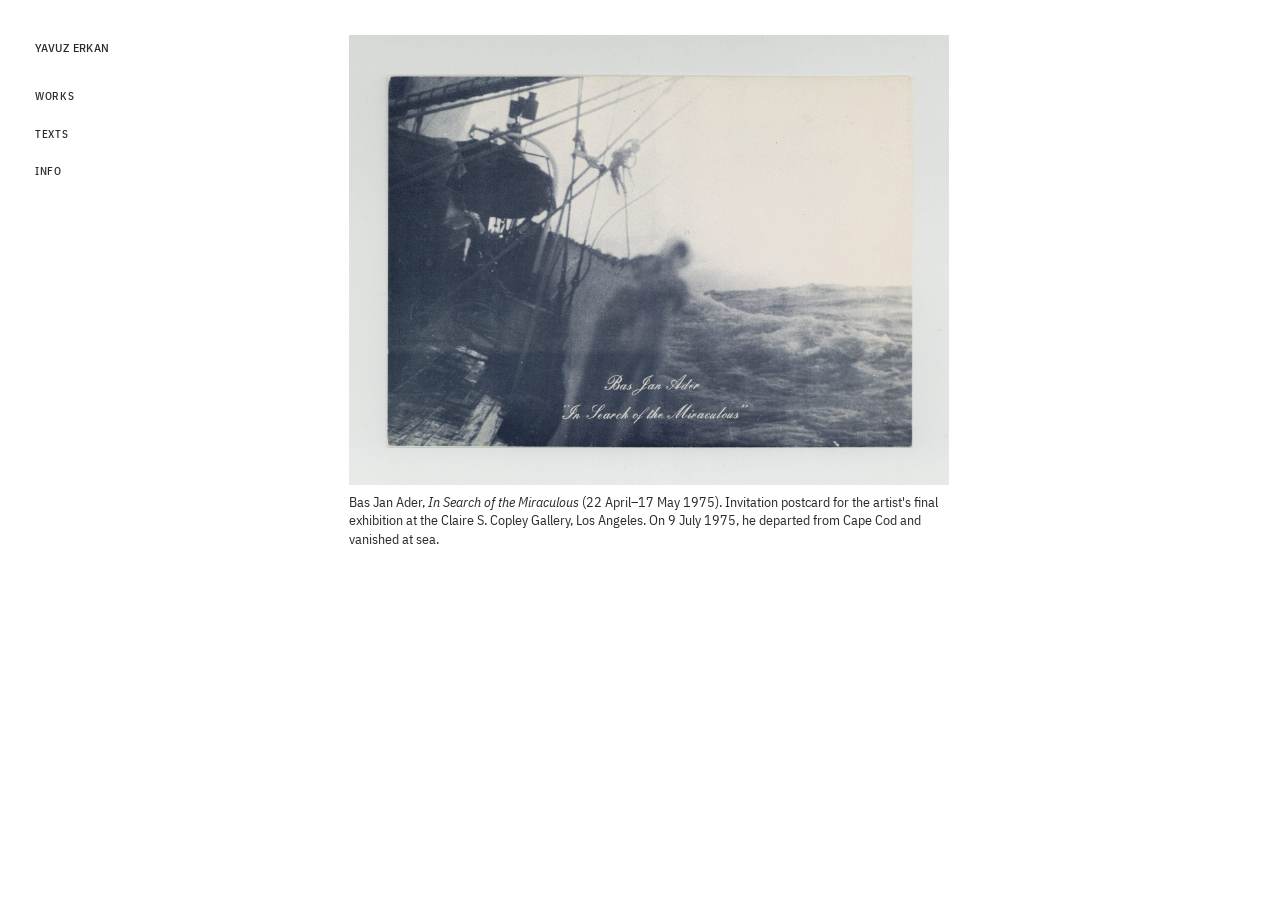
<file: index.html>
<!DOCTYPE html>

<html lang="en">
<head>
<meta charset="utf-8"/>
<meta content="width=device-width, initial-scale=1" name="viewport"/>
<meta content="Yavuz Erkan — artist, researcher, and writer based in Istanbul." name="description"/>
<title>Yavuz Erkan</title>
<link href="https://fonts.googleapis.com" rel="preconnect"/>
<link crossorigin="" href="https://fonts.gstatic.com" rel="preconnect"/>
<link href="https://fonts.googleapis.com/css2?family=IBM+Plex+Sans+Condensed:wght@400;500&amp;display=block" rel="stylesheet"/>
<link href="css/main.css?v=29" rel="stylesheet"/><link href="https://yavuzerkan.net/" rel="canonical"/><link href="favicon.svg" rel="icon" type="image/svg+xml"/><link href="favicon.ico" rel="icon" sizes="any"/><link href="icons/apple-touch-icon.png" rel="apple-touch-icon"/><link href="site.webmanifest" rel="manifest"/><meta content="website" property="og:type"/><meta content="Yavuz Erkan" property="og:title"/><meta content="Yavuz Erkan — artist, researcher, and writer based in Istanbul." property="og:description"/><meta content="https://yavuzerkan.net/" property="og:url"/><meta content="https://yavuzerkan.net/og-image.jpg" property="og:image"/><meta content="Yavuz Erkan" property="og:site_name"/><meta content="summary_large_image" name="twitter:card"/><meta content="Yavuz Erkan" name="twitter:title"/><meta content="Yavuz Erkan — artist, researcher, and writer based in Istanbul." name="twitter:description"/><meta content="https://yavuzerkan.net/og-image.jpg" name="twitter:image"/><script type="application/ld+json">{"@context": "https://schema.org", "@type": "Person", "name": "Yavuz Erkan", "url": "https://yavuzerkan.net/", "jobTitle": ["Artist", "Researcher", "Writer"], "homeLocation": {"@type": "Place", "name": "Istanbul, Türkiye"}, "image": "https://yavuzerkan.net/og-image.jpg"}</script></head>
<body>
<nav aria-label="Main navigation" class="site-menu">
<h1 class="site-title"><a href="index.html">YAVUZ ERKAN</a></h1>
<details class="menu-section">
<summary>WORKS</summary>
<div class="submenu"><a href="pages/work/rosalind-fox-solomon.html">Rosalind Fox Solomon</a>
<a href="pages/work/blue.html">Mavi Blue Blau</a>
<a href="pages/work/chromatic-senses.html">Chromatic Senses</a>
<a href="pages/work/chroma.html">Chroma / Kroma</a>
<a href="pages/work/modern-nature.html">Modern Nature / Güncel Doğa</a>
<a href="pages/work/hope.html">(5 parçada) umut / hope (in 5 parts)</a>
<a href="pages/work/a-photograph.html">a photograph</a>
<a href="pages/work/ateloprosopia.html">ateloprosopia</a>
<a href="pages/work/i-am-not-perfect.html">I'm not perfect, I'm flawed</a>
<a href="pages/work/unorthodox-aphorisms.html">Unorthodox Aphorisms</a>
</div>
</details>
<a class="section-link" href="pages/texts/index.html">TEXTS</a>
<a class="section-link" href="pages/info.html">INFO</a>
</nav>
<main class="content home-page">
<figure class="home-image">
<img alt="Exhibition postcard for Bas Jan Ader's In Search of the Miraculous" decoding="async" height="1346" src="images/bas-jan-ader-in-search-of-the-miraculous-postcard.jpeg" width="1794"/>
<figcaption>Bas Jan Ader, <em>In Search of the Miraculous</em> (22 April–17 May 1975). Invitation postcard for the artist's final exhibition at the Claire S. Copley Gallery, Los Angeles. On 9 July 1975, he departed from Cape Cod and vanished at sea.</figcaption>
</figure>
</main>
</body>
</html>
</file>
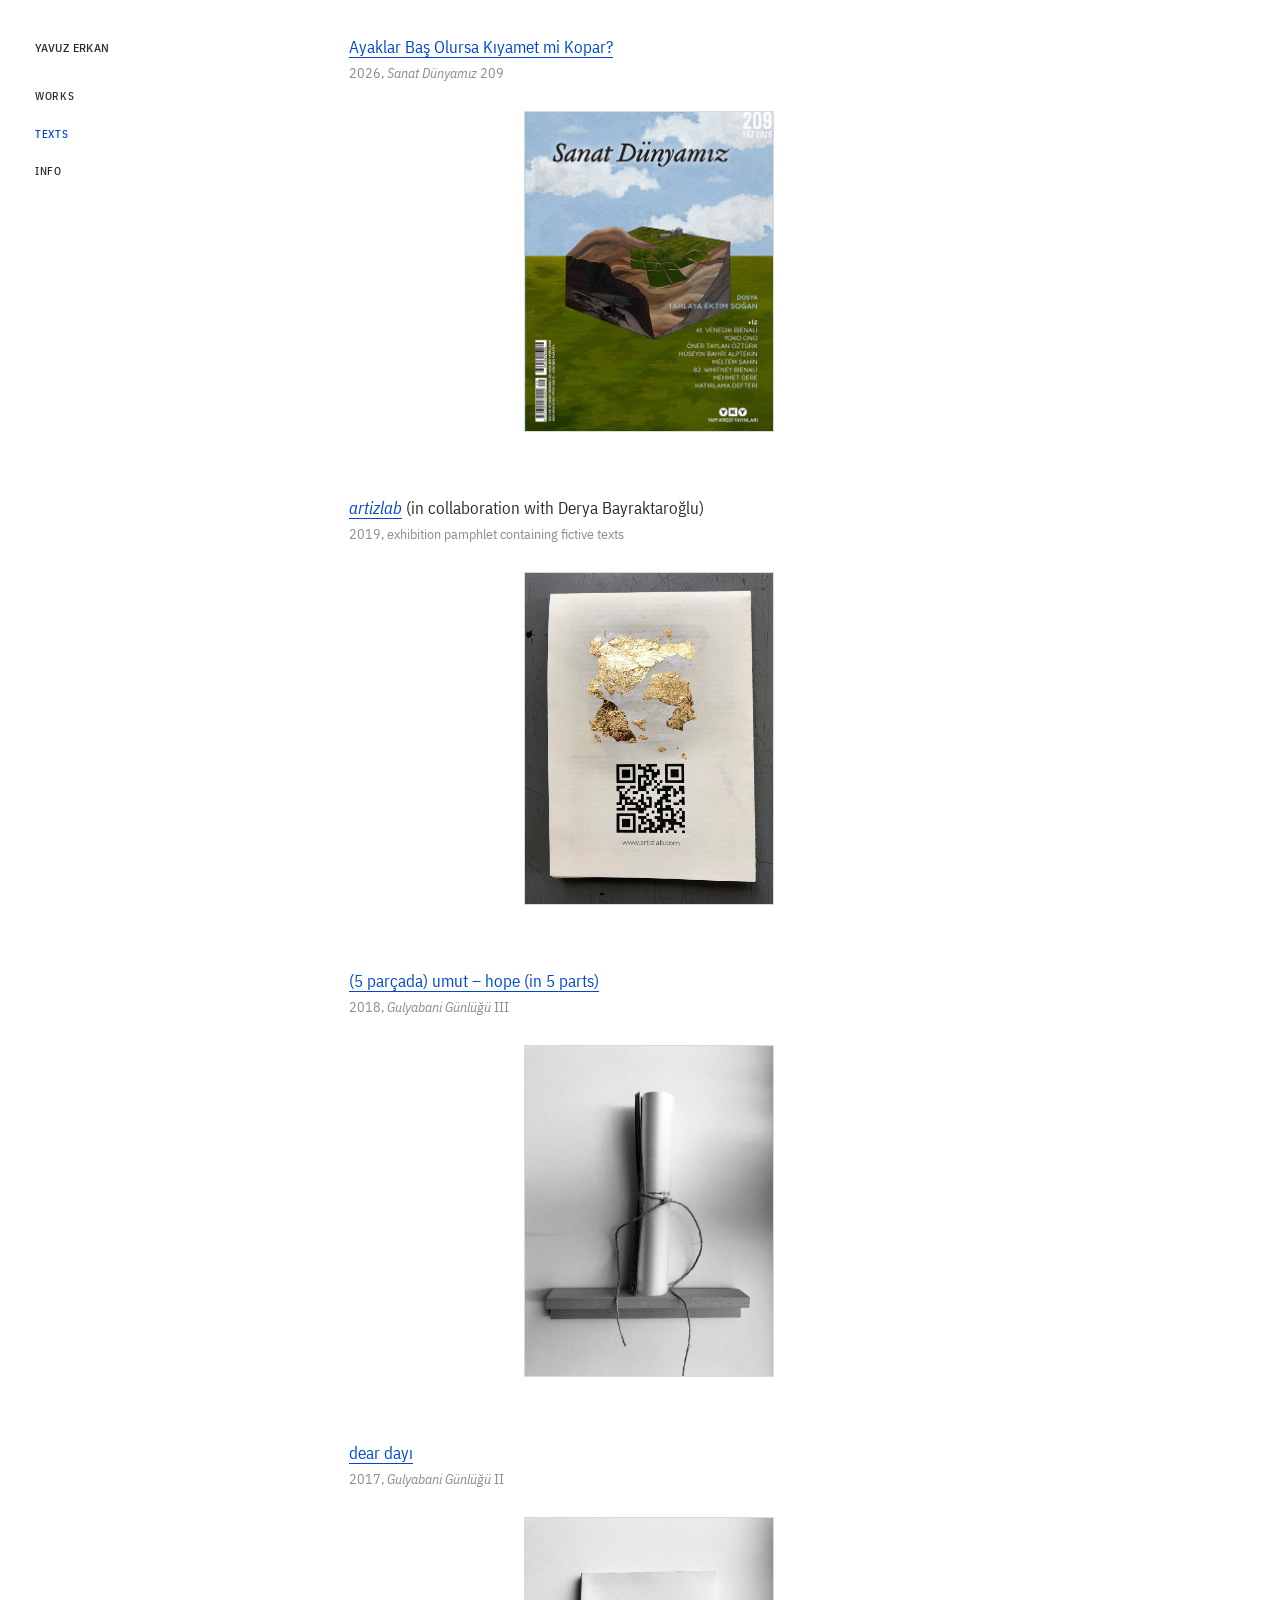
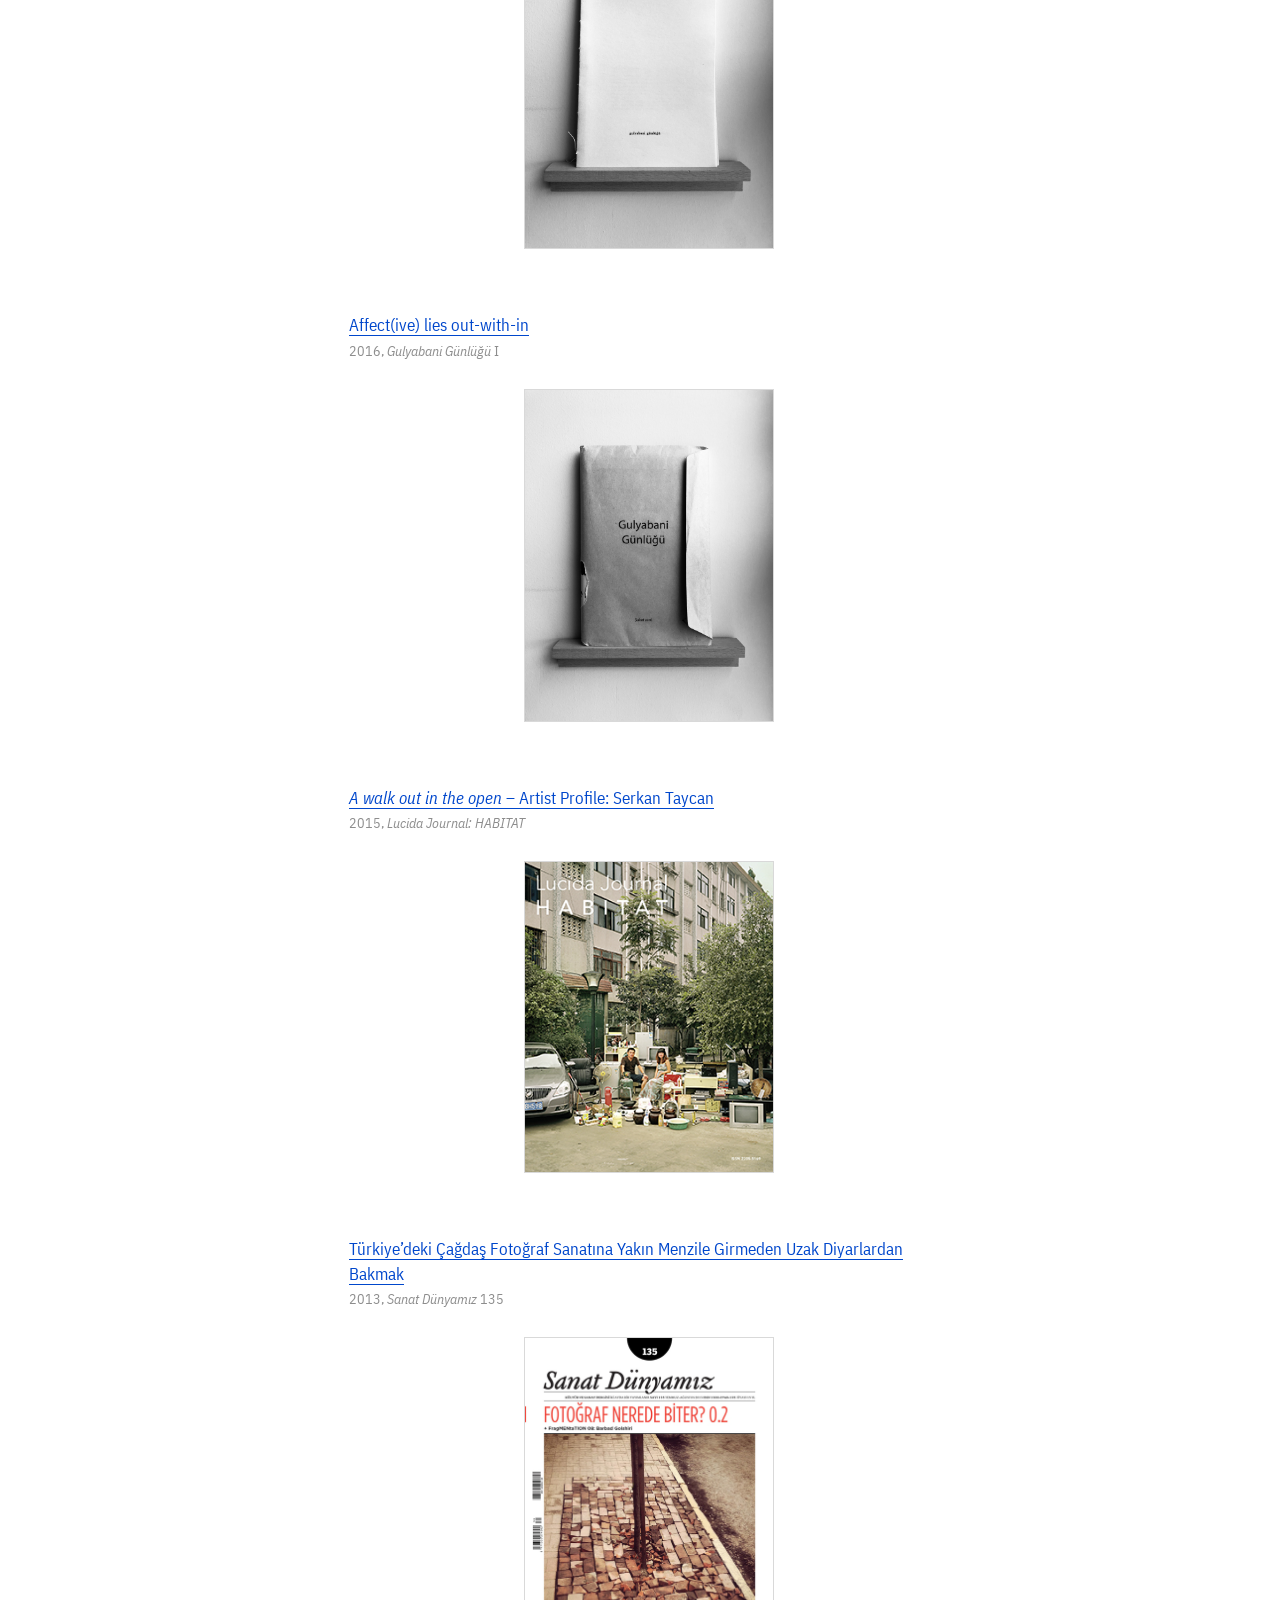
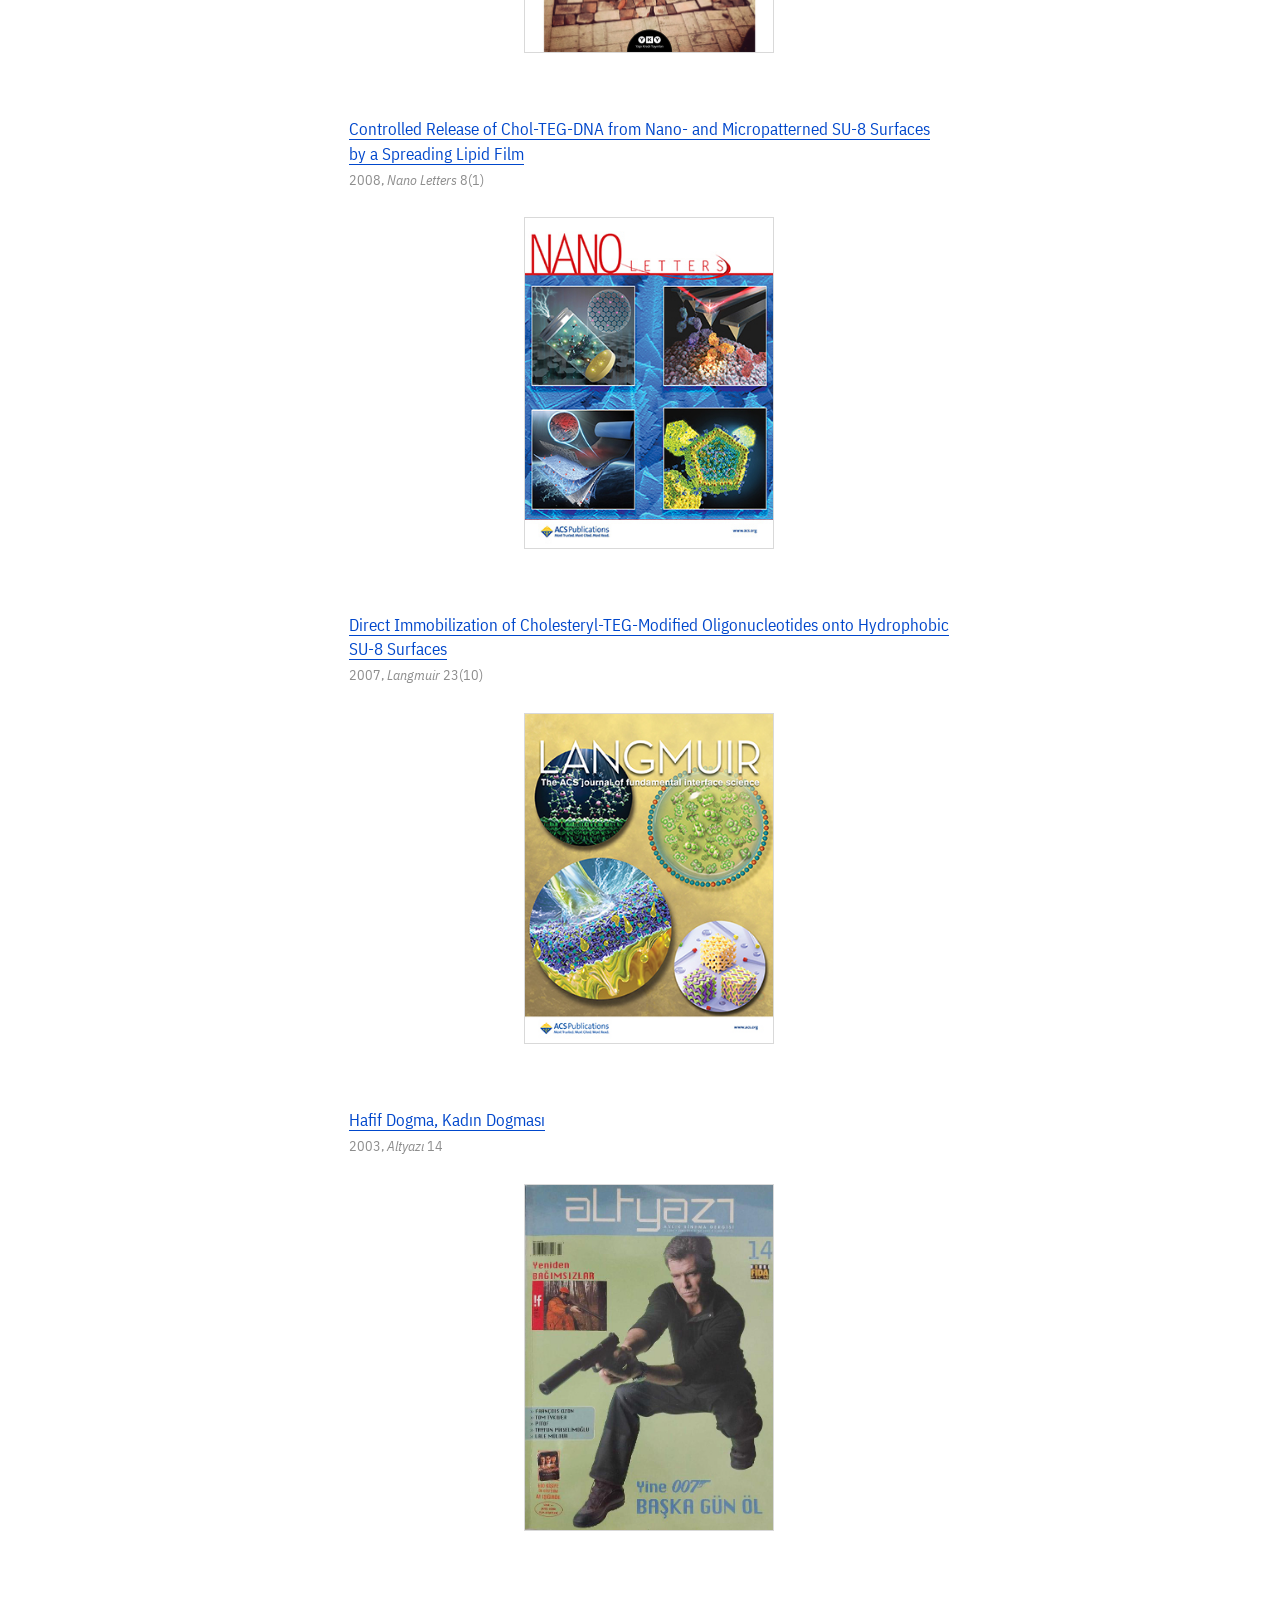
<file: pages/texts/index.html>
<!DOCTYPE html>

<html lang="en">
<head>
<meta charset="utf-8"/>
<meta content="width=device-width, initial-scale=1" name="viewport"/>
<meta content="Selected texts, essays, translations, and research by Yavuz Erkan." name="description"/>
<title>Texts — Yavuz Erkan</title>
<link href="https://fonts.googleapis.com" rel="preconnect"/>
<link crossorigin="" href="https://fonts.gstatic.com" rel="preconnect"/>
<link href="https://fonts.googleapis.com/css2?family=IBM+Plex+Sans+Condensed:wght@400;500&amp;display=block" rel="stylesheet"/>
<link href="../../css/main.css?v=29" rel="stylesheet"/>
<link href="https://yavuzerkan.net/pages/texts/index.html" rel="canonical"/><link href="../../favicon.svg" rel="icon" type="image/svg+xml"/><link href="../../favicon.ico" rel="icon" sizes="any"/><link href="../../icons/apple-touch-icon.png" rel="apple-touch-icon"/><link href="../../site.webmanifest" rel="manifest"/><meta content="website" property="og:type"/><meta content="Texts — Yavuz Erkan" property="og:title"/><meta content="Selected texts, essays, translations, and research by Yavuz Erkan." property="og:description"/><meta content="https://yavuzerkan.net/pages/texts/index.html" property="og:url"/><meta content="https://yavuzerkan.net/og-image.jpg" property="og:image"/><meta content="Yavuz Erkan" property="og:site_name"/><meta content="summary_large_image" name="twitter:card"/><meta content="Texts — Yavuz Erkan" name="twitter:title"/><meta content="Selected texts, essays, translations, and research by Yavuz Erkan." name="twitter:description"/><meta content="https://yavuzerkan.net/og-image.jpg" name="twitter:image"/><script type="application/ld+json">{"@context": "https://schema.org", "@type": "Person", "name": "Yavuz Erkan", "url": "https://yavuzerkan.net/", "jobTitle": ["Artist", "Researcher", "Writer"], "homeLocation": {"@type": "Place", "name": "Istanbul, Türkiye"}, "image": "https://yavuzerkan.net/og-image.jpg"}</script></head>
<body>
<nav aria-label="Main navigation" class="site-menu">
<h1 class="site-title"><a href="../../index.html">YAVUZ ERKAN</a></h1>
<details class="menu-section">
<summary>WORKS</summary>
<div class="submenu"><a href="../work/rosalind-fox-solomon.html">Rosalind Fox Solomon</a>
<a href="../work/blue.html">Mavi Blue Blau</a>
<a href="../work/chromatic-senses.html">Chromatic Senses</a>
<a href="../work/chroma.html">Chroma / Kroma</a>
<a href="../work/modern-nature.html">Modern Nature / Güncel Doğa</a>
<a href="../work/hope.html">(5 parçada) umut / hope (in 5 parts)</a>
<a href="../work/a-photograph.html">a photograph</a>
<a href="../work/ateloprosopia.html">ateloprosopia</a>
<a href="../work/i-am-not-perfect.html">I'm not perfect, I'm flawed</a>
<a href="../work/unorthodox-aphorisms.html">Unorthodox Aphorisms</a>
</div>
</details>
<a class="section-link current" href="index.html">TEXTS</a>
<a class="section-link" href="../info.html">INFO</a>
</nav>
<main class="content writing-page">
<div class="writing-list">
<article class="writing-entry">
<h3 class="writing-title"><a href="../../pdf/writing/ayaklar-bas-olursa-kiyamet-mi-kopar.pdf" rel="noopener noreferrer" target="_blank">Ayaklar Baş Olursa Kıyamet mi Kopar?</a></h3>
<p class="writing-publication">2026, <em>Sanat Dünyamız</em> 209</p>
<figure class="writing-cover"><img alt="Cover of Sanat Dünyamız 209" decoding="async" height="645" src="../../images/writing/sanat-dunyamiz-209.jpeg" width="500"/></figure>
</article>
<article class="writing-entry">
<h3 class="writing-title"><a href="../../pdf/writing/artizlab.pdf" rel="noopener noreferrer" target="_blank"><em>artizlab</em></a> (in collaboration with Derya Bayraktaroğlu)</h3>
<p class="writing-publication">2019, exhibition pamphlet containing fictive texts</p>
<figure class="writing-cover"><img alt="Cover of artizlab exhibition pamphlet" decoding="async" height="1280" src="../../images/writing/artizlab.jpg" width="959"/></figure>
</article>
<article class="writing-entry">
<h3 class="writing-title"><a href="../../pdf/writing/hope-in-5-parts.pdf" rel="noopener noreferrer" target="_blank">(5 parçada) umut – hope (in 5 parts)</a></h3>
<p class="writing-publication">2018, <em>Gulyabani Günlüğü</em> III</p>
<figure class="writing-cover"><img alt="Cover of Gulyabani Günlüğü III" decoding="async" height="2047" src="../../images/writing/gulyabani-gunlugu-iii.jpg" width="1535"/></figure>
</article>
<article class="writing-entry">
<h3 class="writing-title"><a href="../../pdf/writing/dear-dayi.pdf" rel="noopener noreferrer" target="_blank">dear dayı</a></h3>
<p class="writing-publication">2017, <em>Gulyabani Günlüğü</em> II</p>
<figure class="writing-cover"><img alt="Cover of Gulyabani Günlüğü II" decoding="async" height="2048" src="../../images/writing/gulyabani-gunlugu-ii.jpg" width="1536"/></figure>
</article>
<article class="writing-entry">
<h3 class="writing-title"><a href="../../pdf/writing/affective-lies-out-with-in.pdf" rel="noopener noreferrer" target="_blank">Affect(ive) lies out-with-in</a></h3>
<p class="writing-publication">2016, <em>Gulyabani Günlüğü</em> I</p>
<figure class="writing-cover"><img alt="Cover of Gulyabani Günlüğü I" decoding="async" height="2048" src="../../images/writing/gulyabani-gunlugu-i.jpg" width="1536"/></figure>
</article>
<article class="writing-entry">
<h3 class="writing-title"><a href="../../pdf/writing/a-walk-out-in-the-open.pdf" rel="noopener noreferrer" target="_blank"><em>A walk out in the open</em> – Artist Profile: Serkan Taycan</a></h3>
<p class="writing-publication">2015, <em>Lucida Journal: HABITAT</em></p>
<figure class="writing-cover"><img alt="Cover of Lucida Journal: HABITAT" decoding="async" height="350" src="../../images/writing/lucida-journal-habitat.jpg" width="280"/></figure>
</article>
<article class="writing-entry">
<h3 class="writing-title"><a href="../../pdf/writing/turkiyedeki-cagdas-fotograf-sanatina.pdf" rel="noopener noreferrer" target="_blank">Türkiye’deki Çağdaş Fotoğraf Sanatına Yakın Menzile Girmeden Uzak Diyarlardan Bakmak</a></h3>
<p class="writing-publication">2013, <em>Sanat Dünyamız</em> 135</p>
<figure class="writing-cover"><img alt="Cover of Sanat Dünyamız 135" decoding="async" height="633" src="../../images/writing/sanat-dunyamiz-135.jpg" width="500"/></figure>
</article>
<article class="writing-entry">
<h3 class="writing-title"><a href="../../pdf/writing/controlled-release-chol-teg-dna.pdf" rel="noopener noreferrer" target="_blank">Controlled Release of Chol-TEG-DNA from Nano- and Micropatterned SU-8 Surfaces by a Spreading Lipid Film</a></h3>
<p class="writing-publication">2008, <em>Nano Letters</em> 8(1)</p>
<figure class="writing-cover"><img alt="Cover of Nano Letters" decoding="async" height="397" src="../../images/writing/nano-letters.jpeg" width="299"/></figure>
</article>
<article class="writing-entry">
<h3 class="writing-title"><a href="../../pdf/writing/direct-immobilization-cholesteryl-teg.pdf" rel="noopener noreferrer" target="_blank">Direct Immobilization of Cholesteryl-TEG-Modified Oligonucleotides onto Hydrophobic SU-8 Surfaces</a></h3>
<p class="writing-publication">2007, <em>Langmuir</em> 23(10)</p>
<figure class="writing-cover"><img alt="Cover of Langmuir" decoding="async" height="397" src="../../images/writing/langmuir.jpeg" width="299"/></figure>
</article>
<article class="writing-entry">
<h3 class="writing-title"><a href="../../pdf/writing/hafif-dogma-kadin-dogmasi.pdf" rel="noopener noreferrer" target="_blank">Hafif Dogma, Kadın Dogması</a></h3>
<p class="writing-publication">2003, <em>Altyazı</em> 14</p>
<figure class="writing-cover"><img alt="Cover of Altyazı 14" decoding="async" height="800" src="../../images/writing/altyazi-14.jpeg" width="575"/></figure>
</article>
</div>
</main>
</body>
</html>
</file>
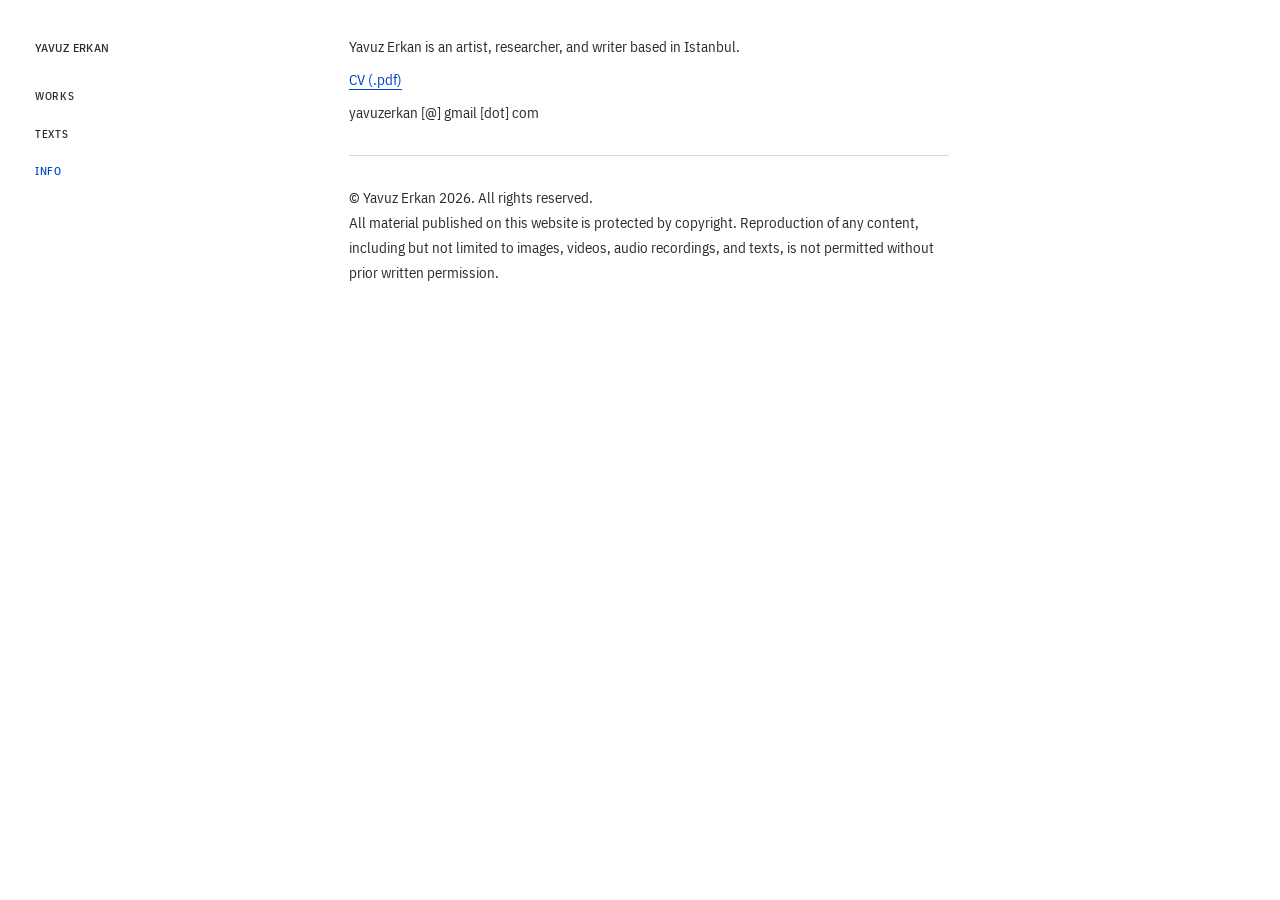
<file: pages/info.html>
<!DOCTYPE html>

<html lang="en">
<head>
<meta charset="utf-8"/>
<meta content="width=device-width, initial-scale=1" name="viewport"/>
<meta content="Biography, CV, and contact information for Istanbul-based artist, researcher, and writer Yavuz Erkan." name="description"/>
<title>Info — Yavuz Erkan</title>
<link href="https://fonts.googleapis.com" rel="preconnect"/>
<link crossorigin="" href="https://fonts.gstatic.com" rel="preconnect"/>
<link href="https://fonts.googleapis.com/css2?family=IBM+Plex+Sans+Condensed:wght@400;500&amp;display=block" rel="stylesheet"/>
<link href="../css/main.css?v=29" rel="stylesheet"/><link href="https://yavuzerkan.net/pages/info.html" rel="canonical"/><link href="../favicon.svg" rel="icon" type="image/svg+xml"/><link href="../favicon.ico" rel="icon" sizes="any"/><link href="../icons/apple-touch-icon.png" rel="apple-touch-icon"/><link href="../site.webmanifest" rel="manifest"/><meta content="website" property="og:type"/><meta content="Info — Yavuz Erkan" property="og:title"/><meta content="Biography, CV, and contact information for Istanbul-based artist, researcher, and writer Yavuz Erkan." property="og:description"/><meta content="https://yavuzerkan.net/pages/info.html" property="og:url"/><meta content="https://yavuzerkan.net/og-image.jpg" property="og:image"/><meta content="Yavuz Erkan" property="og:site_name"/><meta content="summary_large_image" name="twitter:card"/><meta content="Info — Yavuz Erkan" name="twitter:title"/><meta content="Biography, CV, and contact information for Istanbul-based artist, researcher, and writer Yavuz Erkan." name="twitter:description"/><meta content="https://yavuzerkan.net/og-image.jpg" name="twitter:image"/><script type="application/ld+json">{"@context": "https://schema.org", "@type": "Person", "name": "Yavuz Erkan", "url": "https://yavuzerkan.net/", "jobTitle": ["Artist", "Researcher", "Writer"], "homeLocation": {"@type": "Place", "name": "Istanbul, Türkiye"}, "image": "https://yavuzerkan.net/og-image.jpg"}</script></head>
<body>
<nav aria-label="Main navigation" class="site-menu">
<h1 class="site-title"><a href="../index.html">YAVUZ ERKAN</a></h1>
<details class="menu-section">
<summary>WORKS</summary>
<div class="submenu"><a href="work/rosalind-fox-solomon.html">Rosalind Fox Solomon</a>
<a href="work/blue.html">Mavi Blue Blau</a>
<a href="work/chromatic-senses.html">Chromatic Senses</a>
<a href="work/chroma.html">Chroma / Kroma</a>
<a href="work/modern-nature.html">Modern Nature / Güncel Doğa</a>
<a href="work/hope.html">(5 parçada) umut / hope (in 5 parts)</a>
<a href="work/a-photograph.html">a photograph</a>
<a href="work/ateloprosopia.html">ateloprosopia</a>
<a href="work/i-am-not-perfect.html">I'm not perfect, I'm flawed</a>
<a href="work/unorthodox-aphorisms.html">Unorthodox Aphorisms</a>
</div>
</details>
<a class="section-link" href="texts/index.html">TEXTS</a>
<a class="section-link current" href="info.html">INFO</a>
</nav>
<main class="content"><div class="project-text project-text--small info-page"><p>Yavuz Erkan is an artist, researcher, and writer based in Istanbul.</p><p><a href="../CV_Yavuz_Erkan.pdf" rel="noopener noreferrer" target="_blank">CV (.pdf)</a></p><p>yavuzerkan [@] gmail [dot] com</p><hr class="info-divider"/><p>© Yavuz Erkan 2026. All rights reserved.</p><p>All material published on this website is protected by copyright. Reproduction of any content, including but not limited to images, videos, audio recordings, and texts, is not permitted without prior written permission.</p></div></main>
</body>
</html>
</file>
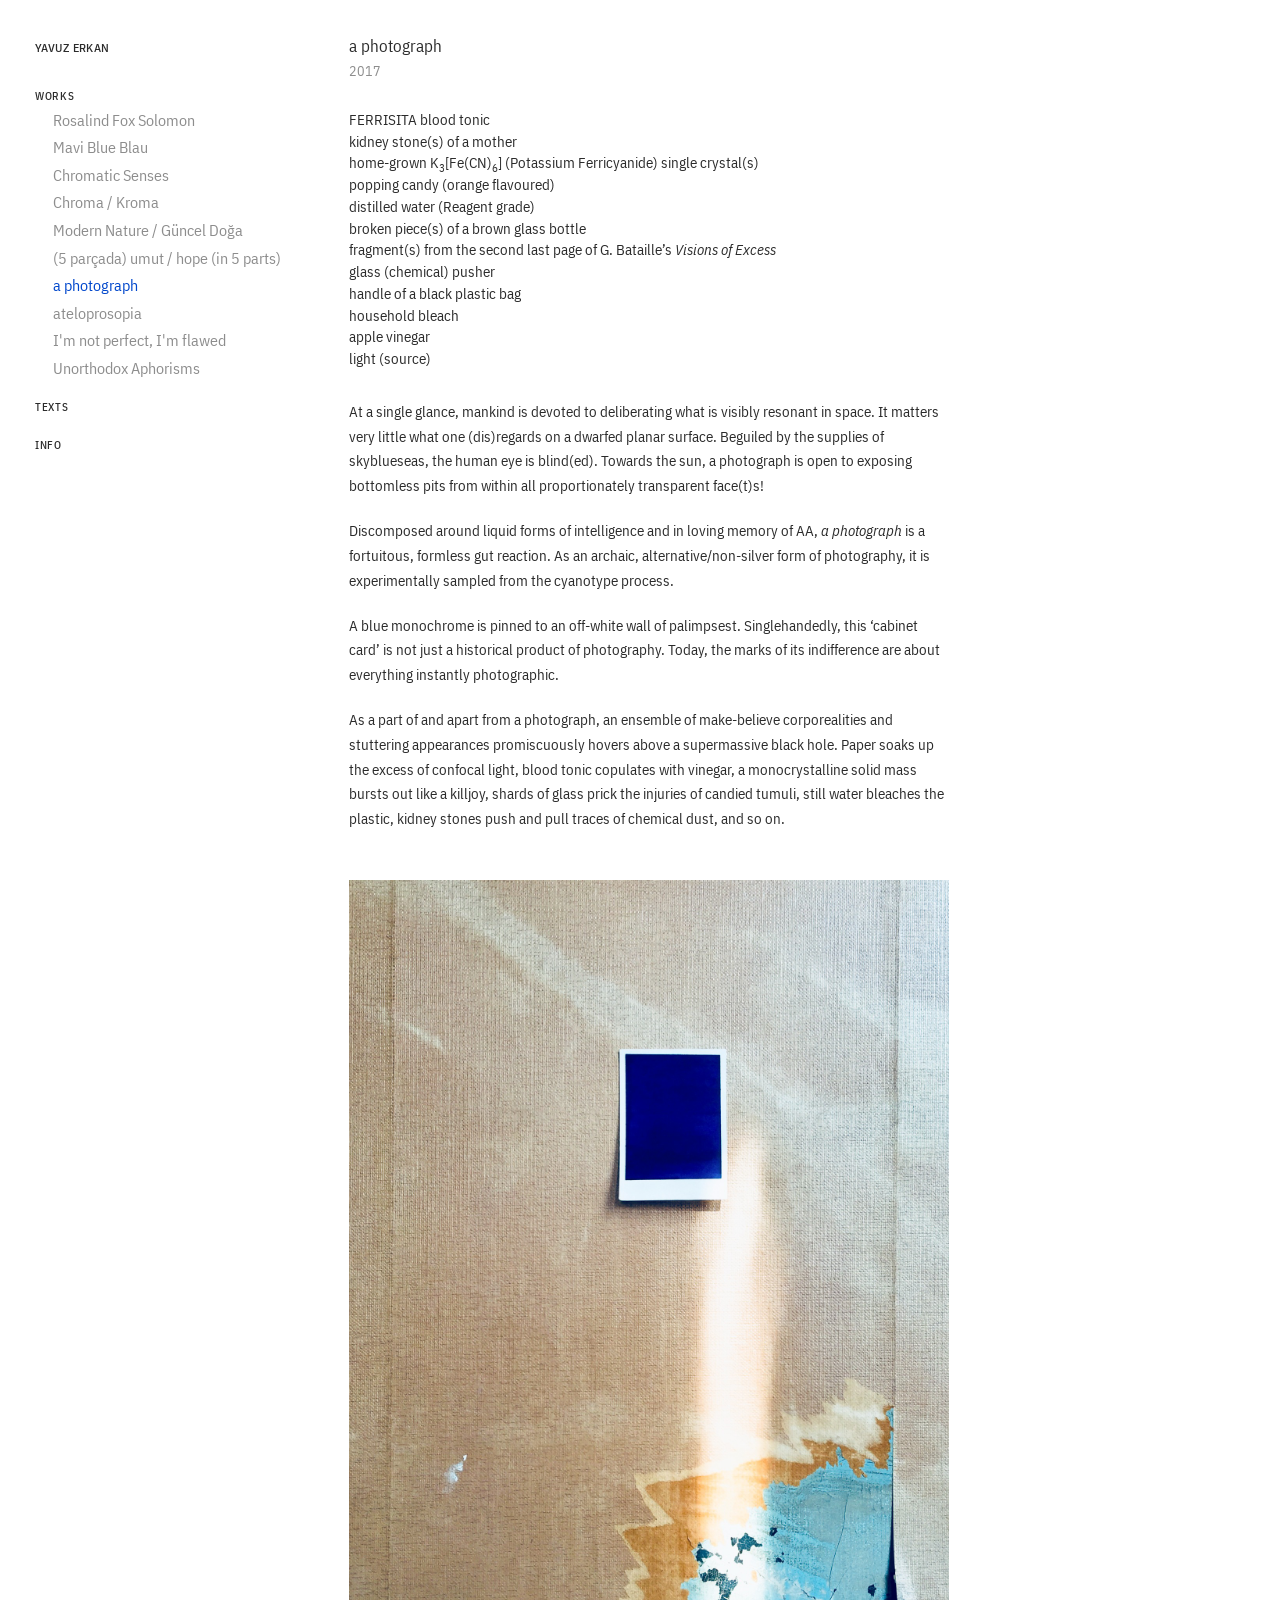
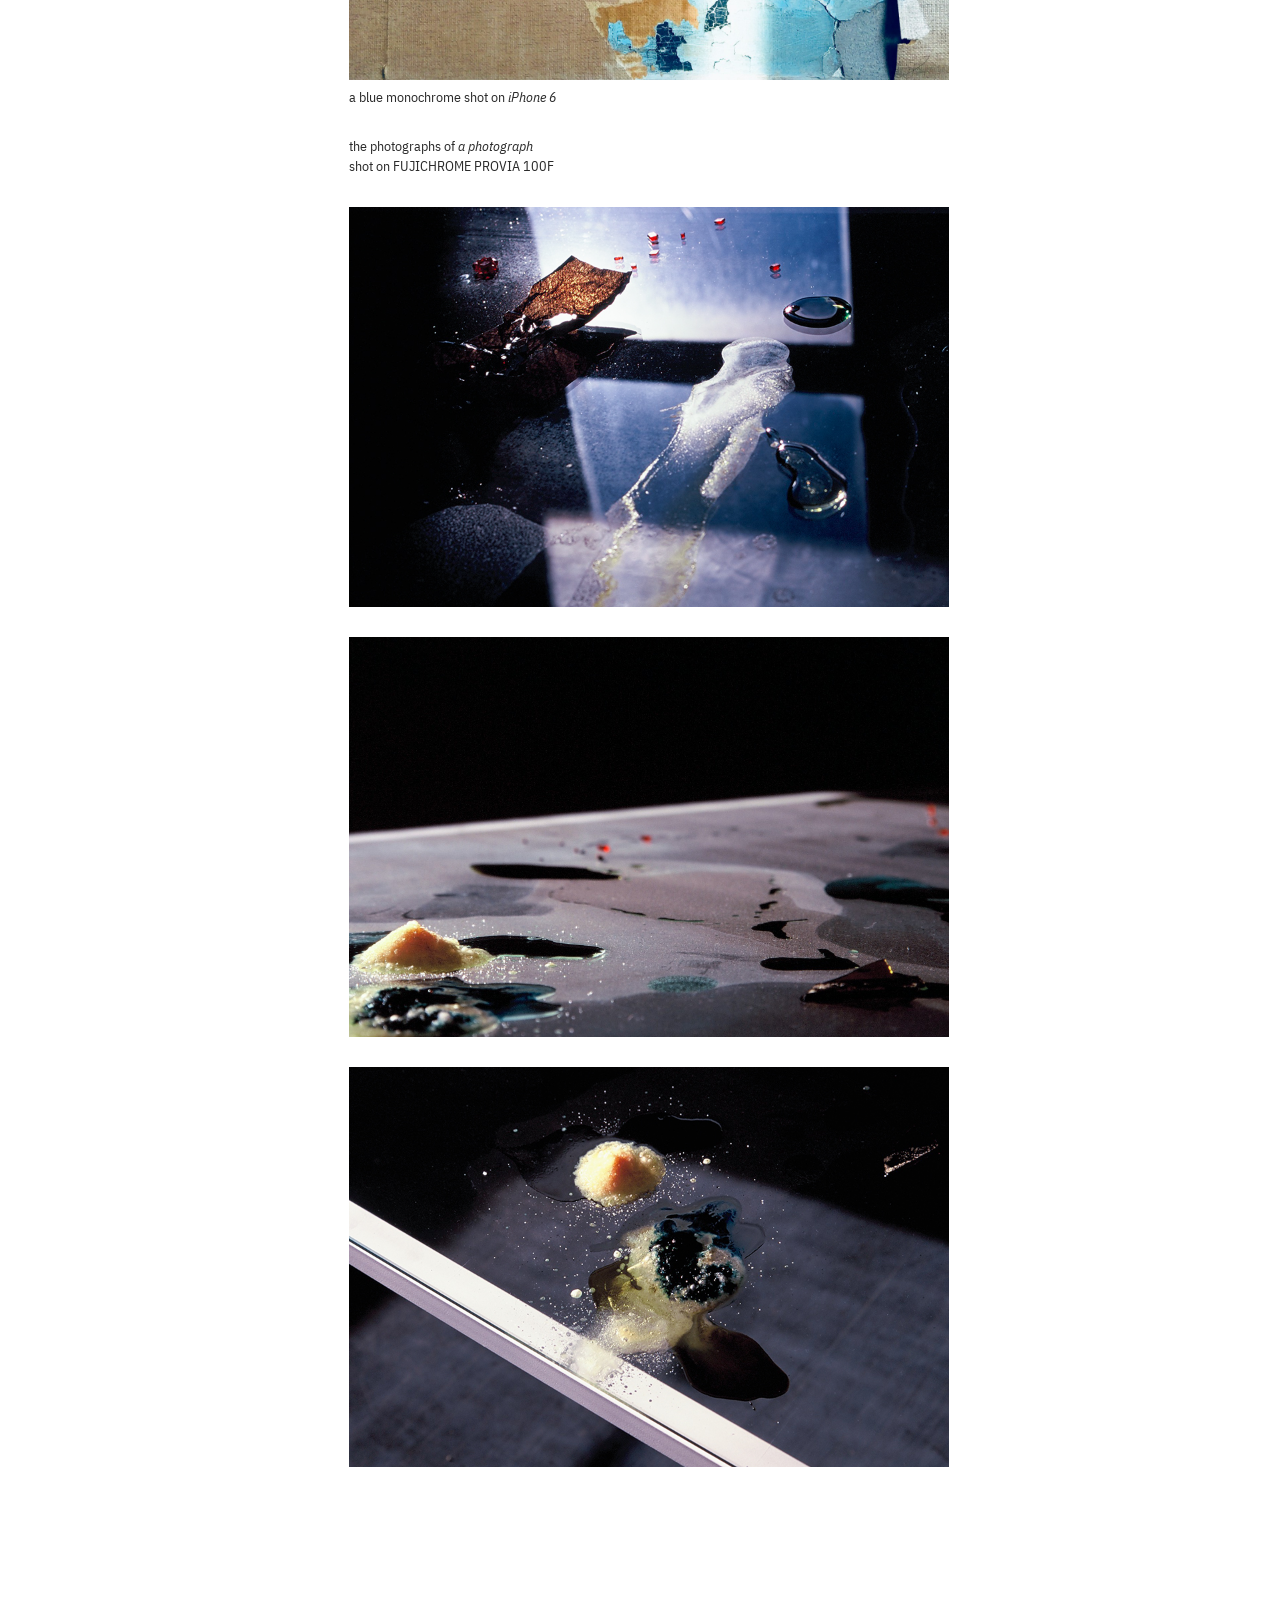
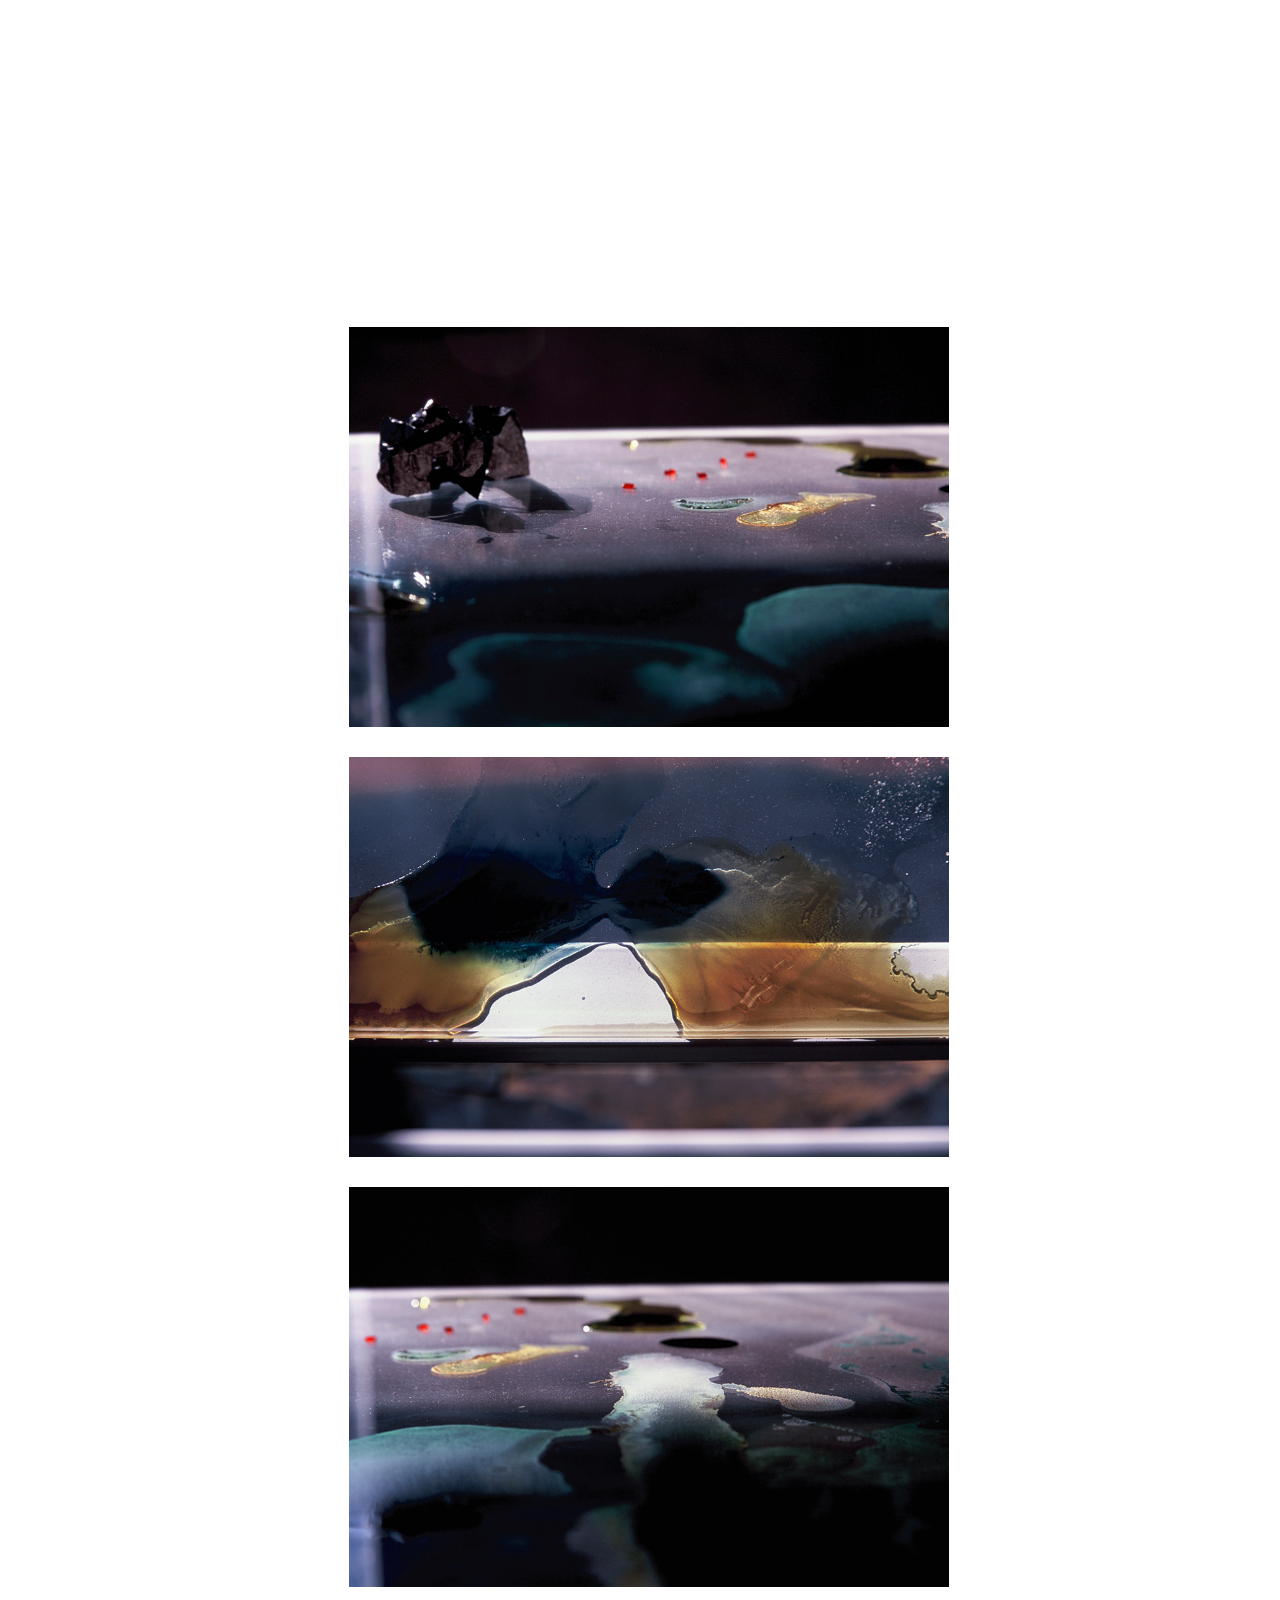
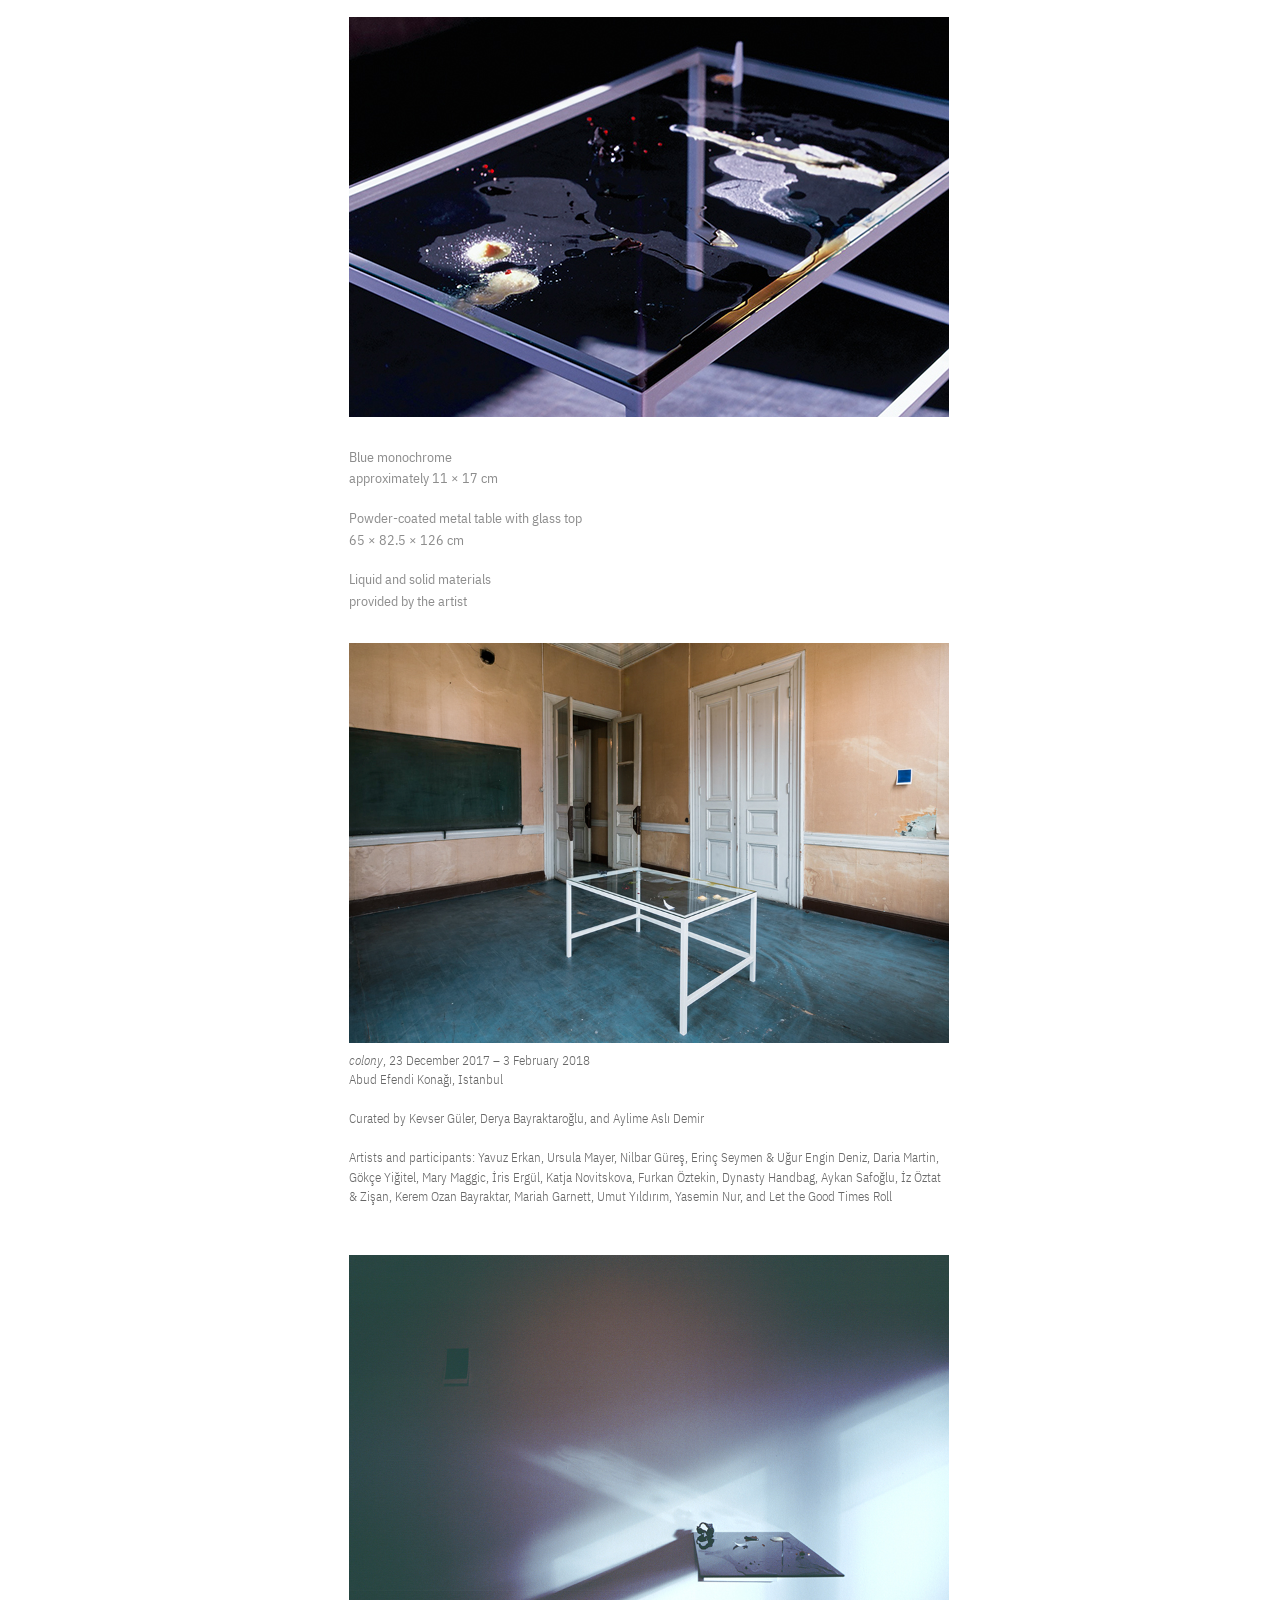
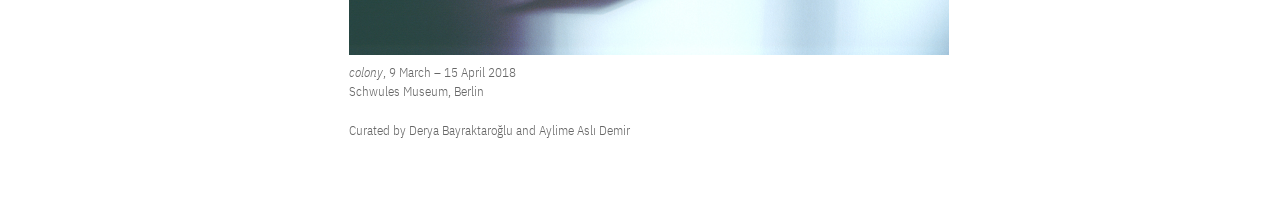
<file: pages/work/a-photograph.html>
<!DOCTYPE html>

<html lang="en">
<head>
<meta charset="utf-8"/>
<meta content="width=device-width, initial-scale=1" name="viewport"/>
<meta content="a photograph, a project by Yavuz Erkan." name="description"/>
<title>a photograph — Yavuz Erkan</title>
<link href="https://fonts.googleapis.com" rel="preconnect"/>
<link crossorigin="" href="https://fonts.gstatic.com" rel="preconnect"/>
<link href="https://fonts.googleapis.com/css2?family=IBM+Plex+Sans+Condensed:wght@400;500&amp;display=block" rel="stylesheet"/><link href="../../css/main.css?v=29" rel="stylesheet"/><link href="https://yavuzerkan.net/pages/work/a-photograph.html" rel="canonical"/><link href="../../favicon.svg" rel="icon" type="image/svg+xml"/><link href="../../favicon.ico" rel="icon" sizes="any"/><link href="../../icons/apple-touch-icon.png" rel="apple-touch-icon"/><link href="../../site.webmanifest" rel="manifest"/><meta content="website" property="og:type"/><meta content="a photograph — Yavuz Erkan" property="og:title"/><meta content="a photograph, a project by Yavuz Erkan." property="og:description"/><meta content="https://yavuzerkan.net/pages/work/a-photograph.html" property="og:url"/><meta content="https://yavuzerkan.net/og-image.jpg" property="og:image"/><meta content="Yavuz Erkan" property="og:site_name"/><meta content="summary_large_image" name="twitter:card"/><meta content="a photograph — Yavuz Erkan" name="twitter:title"/><meta content="a photograph, a project by Yavuz Erkan." name="twitter:description"/><meta content="https://yavuzerkan.net/og-image.jpg" name="twitter:image"/><script type="application/ld+json">{"@context": "https://schema.org", "@type": "Person", "name": "Yavuz Erkan", "url": "https://yavuzerkan.net/", "jobTitle": ["Artist", "Researcher", "Writer"], "homeLocation": {"@type": "Place", "name": "Istanbul, Türkiye"}, "image": "https://yavuzerkan.net/og-image.jpg"}</script></head>
<body>
<nav aria-label="Main navigation" class="site-menu">
<h1 class="site-title"><a href="../../index.html">YAVUZ ERKAN</a></h1>
<details class="menu-section" open="">
<summary>WORKS</summary>
<div class="submenu"><a href="rosalind-fox-solomon.html">Rosalind Fox Solomon</a>
<a href="blue.html">Mavi Blue Blau</a>
<a href="chromatic-senses.html">Chromatic Senses</a>
<a href="chroma.html">Chroma / Kroma</a>
<a href="modern-nature.html">Modern Nature / Güncel Doğa</a>
<a href="hope.html">(5 parçada) umut / hope (in 5 parts)</a>
<a aria-current="page" class="current" href="a-photograph.html">a photograph</a>
<a href="ateloprosopia.html">ateloprosopia</a>
<a href="i-am-not-perfect.html">I'm not perfect, I'm flawed</a>
<a href="unorthodox-aphorisms.html">Unorthodox Aphorisms</a>
</div>
</details>
<a class="section-link" href="../texts/index.html">TEXTS</a>
<a class="section-link" href="../info.html">INFO</a>
</nav>
<main class="content">
<section class="project-introduction">
<h2 class="project-title">a photograph</h2>
<span class="project-year">2017</span>
<div aria-label="Materials" class="project-text project-text--small material-list">
<p>FERRISITA blood tonic<br/>
            kidney stone(s) of a mother<br/>
            home-grown K<sub>3</sub>[Fe(CN)<sub>6</sub>] (Potassium Ferricyanide) single crystal(s)<br/>
            popping candy (orange flavoured)<br/>
            distilled water (Reagent grade)<br/>
            broken piece(s) of a brown glass bottle<br/>
            fragment(s) from the second last page of G. Bataille’s <em>Visions of Excess</em><br/>
            glass (chemical) pusher<br/>
            handle of a black plastic bag<br/>
            household bleach<br/>
            apple vinegar<br/>
            light (source)</p>
</div>
<div class="project-text project-text--small project-statement">
<p>At a single glance, mankind is devoted to deliberating what is visibly resonant in space. It matters very little what one (dis)regards on a dwarfed planar surface. Beguiled by the supplies of skyblueseas, the human eye is blind(ed). Towards the sun, a photograph is open to exposing bottomless pits from within all proportionately transparent face(t)s!</p>
<p>Discomposed around liquid forms of intelligence and in loving memory of AA, <em>a photograph</em> is a fortuitous, formless gut reaction. As an archaic, alternative/non-silver form of photography, it is experimentally sampled from the cyanotype process.</p>
<p>A blue monochrome is pinned to an off-white wall of palimpsest. Singlehandedly, this ‘cabinet card’ is not just a historical product of photography. Today, the marks of its indifference are about everything instantly photographic.</p>
<p>As a part of and apart from a photograph, an ensemble of make-believe corporealities and stuttering appearances promiscuously hovers above a supermassive black hole. Paper soaks up the excess of confocal light, blood tonic copulates with vinegar, a monocrystalline solid mass bursts out like a killjoy, shards of glass prick the injuries of candied tumuli, still water bleaches the plastic, kidney stones push and pull traces of chemical dust, and so on.</p>
</div>
</section>
<section aria-label="a photograph details" class="project-image-sequence">
<figure class="project-work">
<img alt="A small blue monochrome pinned to an off-white wall" decoding="async" height="2048" loading="eager" src="../../images/a-photograph-01.jpg" width="1536"/>
<figcaption class="work-caption">a blue monochrome shot on <em>iPhone 6</em></figcaption>
</figure><div class="photograph-sequence-note"><p>the photographs of <em>a photograph</em></p><p>shot on FUJICHROME PROVIA 100F</p></div>
<figure class="project-work">
<img alt="Close-up of liquid and solid materials on the glass-topped table" decoding="async" height="600" loading="lazy" src="../../images/a-photograph-02.jpg" width="900"/>
</figure><figure class="project-work">
<img alt="Low-angle close-up of liquid, crystalline and solid materials on the glass-topped table" decoding="async" height="1201" loading="lazy" src="../../images/a-photograph-08.jpg" width="1801"/>
</figure><figure class="project-work">
<img alt="Close-up of reactive materials on the glass-topped table" decoding="async" height="600" loading="lazy" src="../../images/a-photograph-03.jpg" width="900"/>
</figure><figure class="project-work">
<img alt="Low-angle close-up of glass fragments and liquid on the table" decoding="async" height="600" loading="lazy" src="../../images/a-photograph-04.jpg" width="900"/>
</figure><figure class="project-work">
<img alt="Low-angle close-up of dark solid forms, liquid and red fragments on the glass-topped table" decoding="async" height="1153" loading="lazy" src="../../images/a-photograph-09.jpg" width="1730"/>
</figure><figure class="project-work">
<img alt="Close-up of blue, amber and translucent liquid forms on glass" decoding="async" height="600" loading="lazy" src="../../images/a-photograph-05.jpg" width="900"/>
</figure><figure class="project-work">
<img alt="Low-angle close-up of liquid and solid materials on glass" decoding="async" height="600" loading="lazy" src="../../images/a-photograph-06.jpg" width="900"/>
</figure><figure class="project-work">
<img alt="The glass-topped table seen from above at an angle" decoding="async" height="400" loading="lazy" src="../../images/a-photograph-07.jpg" width="600"/>
</figure></section>
<section aria-label="Work details" class="project-metadata">
<p>Blue monochrome<br/>
        approximately 11 × 17 cm</p>
<p>Powder-coated metal table with glass top<br/>
        65 × 82.5 × 126 cm</p>
<p>Liquid and solid materials<br/>
        provided by the artist</p>
</section>
<section aria-label="a photograph installation documentation" class="installation-views">
<section class="installation-group">
<figure>
<img alt="a photograph installed at Abud Efendi Konağı" decoding="async" height="600" loading="lazy" src="../../images/a-photograph-installation-01.jpg" width="900"/>
</figure>
<p class="installation-credit"><em>colony</em>, 23 December 2017 – 3 February 2018<br/>Abud Efendi Konağı, Istanbul<br/><br/>Curated by Kevser Güler, Derya Bayraktaroğlu, and Aylime Aslı Demir<br/><br/>Artists and participants: Yavuz Erkan, Ursula Mayer, Nilbar Güreş, Erinç Seymen &amp; Uğur Engin Deniz, Daria Martin, Gökçe Yiğitel, Mary Maggic, İris Ergül, Katja Novitskova, Furkan Öztekin, Dynasty Handbag, Aykan Safoğlu, İz Öztat &amp; Zişan, Kerem Ozan Bayraktar, Mariah Garnett, Umut Yıldırım, Yasemin Nur, and Let the Good Times Roll</p>
</section>
<section class="installation-group">
<figure>
<img alt="a photograph installed at Schwules Museum" decoding="async" height="600" loading="lazy" src="../../images/a-photograph-installation-02.jpg" width="900"/>
</figure>
<p class="installation-credit"><em>colony</em>, 9 March – 15 April 2018<br/>Schwules Museum, Berlin<br/><br/>Curated by Derya Bayraktaroğlu and Aylime Aslı Demir</p>
</section>
</section>
</main>
</body>
</html>
</file>
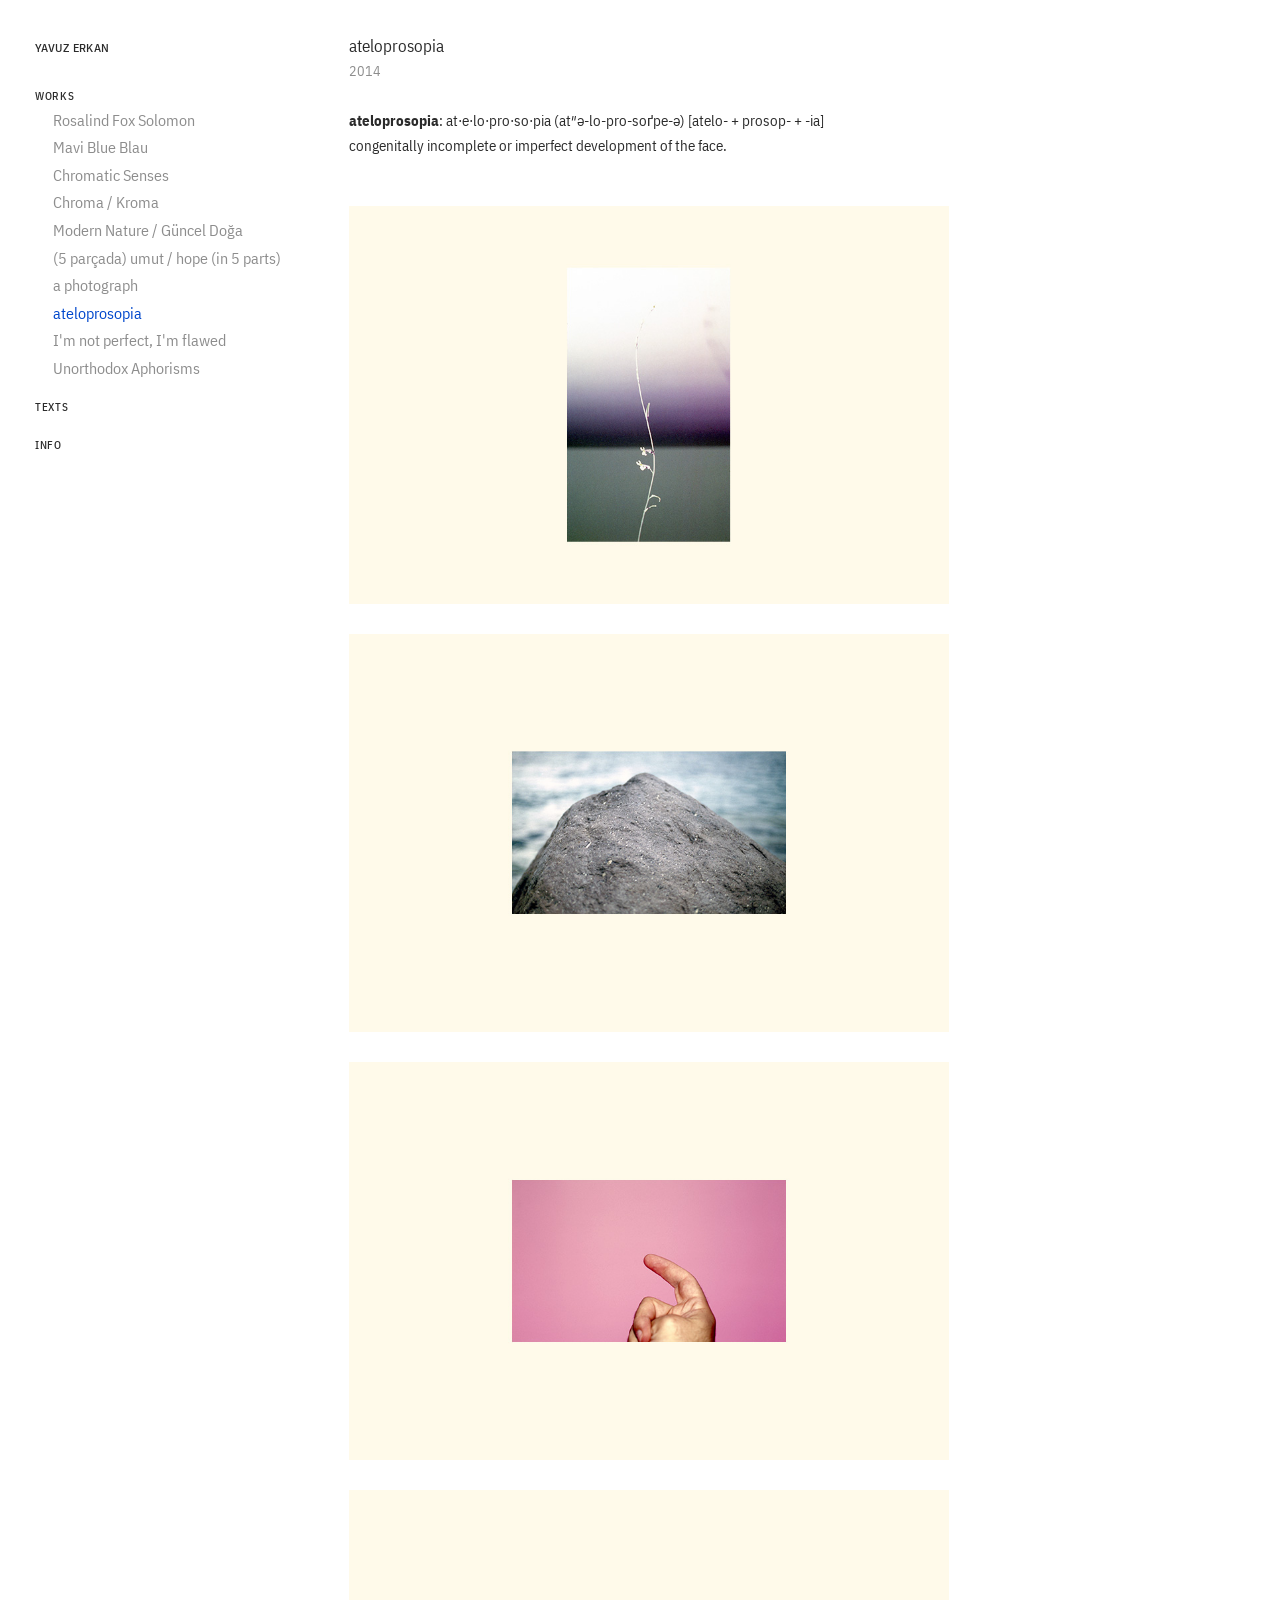
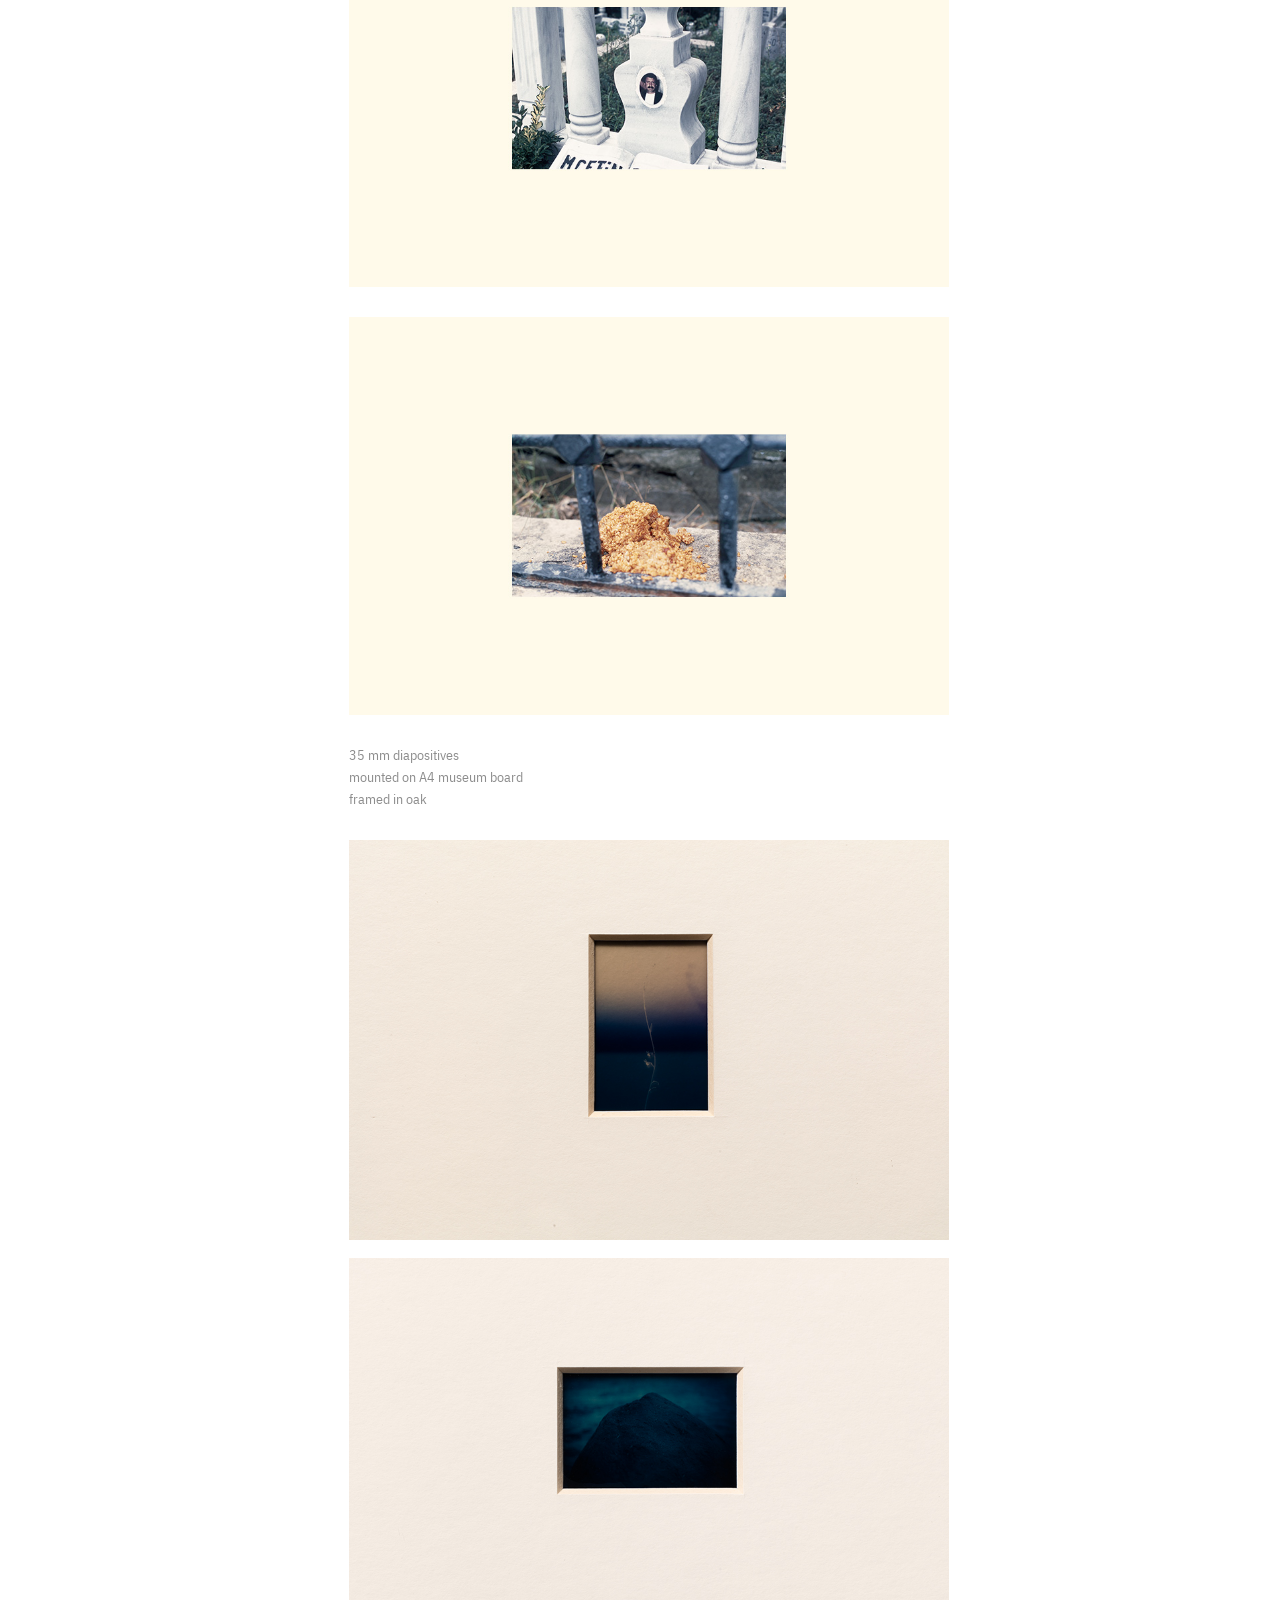
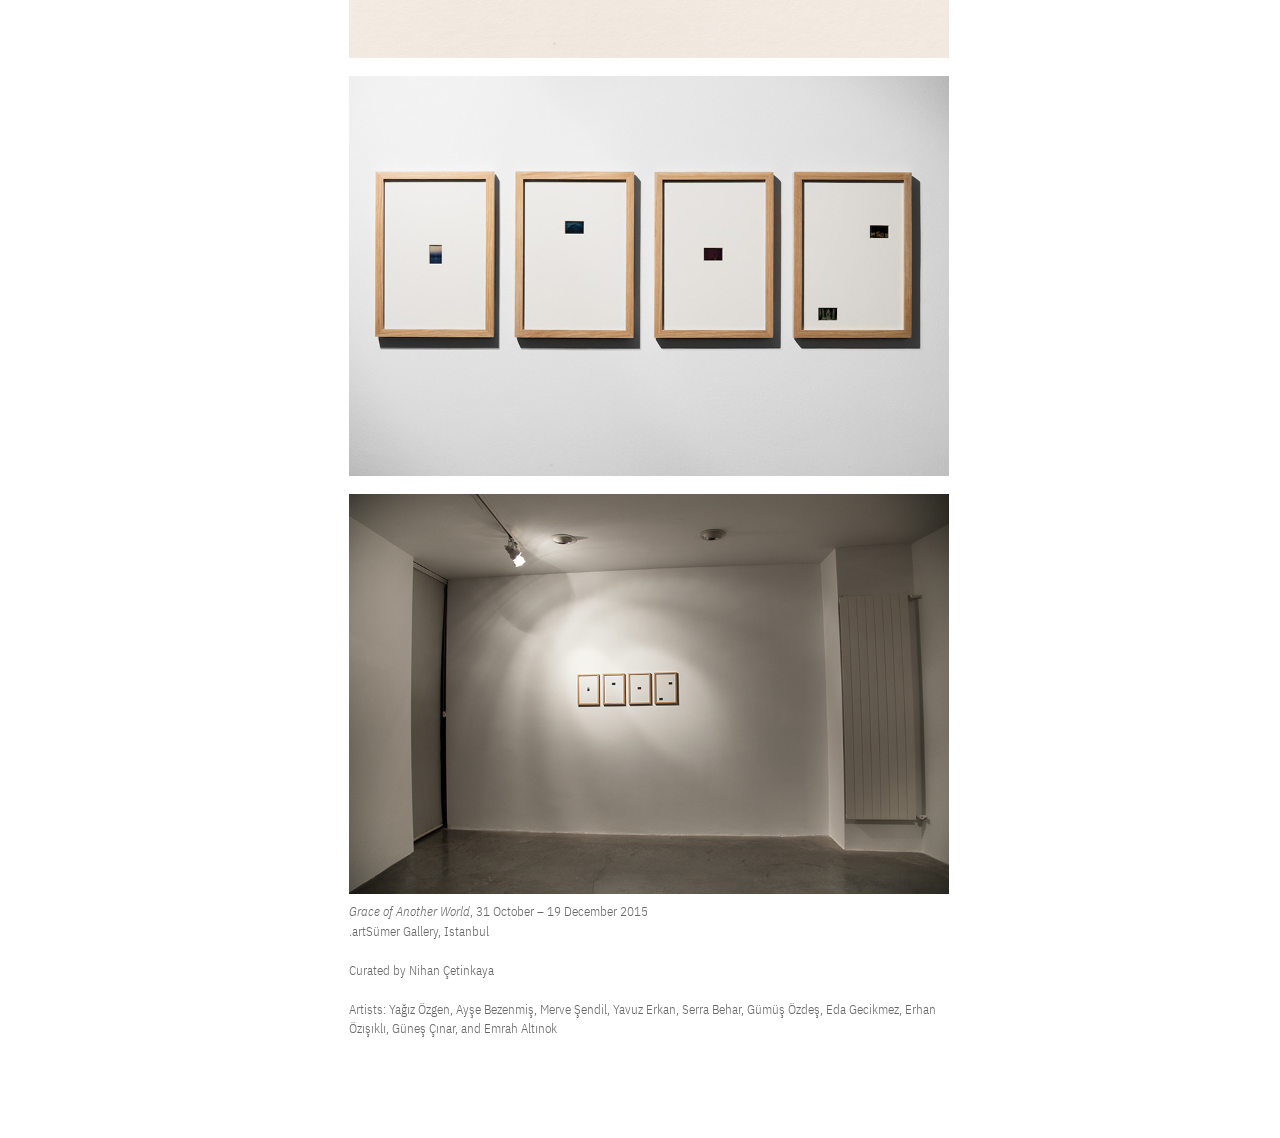
<file: pages/work/ateloprosopia.html>
<!DOCTYPE html>

<html lang="en">
<head>
<meta charset="utf-8"/>
<meta content="width=device-width, initial-scale=1" name="viewport"/>
<meta content="ateloprosopia, a project by Yavuz Erkan." name="description"/>
<title>ateloprosopia — Yavuz Erkan</title>
<link href="https://fonts.googleapis.com" rel="preconnect"/>
<link crossorigin="" href="https://fonts.gstatic.com" rel="preconnect"/>
<link href="https://fonts.googleapis.com/css2?family=IBM+Plex+Sans+Condensed:wght@400;500&amp;display=block" rel="stylesheet"/>
<link href="../../css/main.css?v=29" rel="stylesheet"/><link href="https://yavuzerkan.net/pages/work/ateloprosopia.html" rel="canonical"/><link href="../../favicon.svg" rel="icon" type="image/svg+xml"/><link href="../../favicon.ico" rel="icon" sizes="any"/><link href="../../icons/apple-touch-icon.png" rel="apple-touch-icon"/><link href="../../site.webmanifest" rel="manifest"/><meta content="website" property="og:type"/><meta content="ateloprosopia — Yavuz Erkan" property="og:title"/><meta content="ateloprosopia, a project by Yavuz Erkan." property="og:description"/><meta content="https://yavuzerkan.net/pages/work/ateloprosopia.html" property="og:url"/><meta content="https://yavuzerkan.net/og-image.jpg" property="og:image"/><meta content="Yavuz Erkan" property="og:site_name"/><meta content="summary_large_image" name="twitter:card"/><meta content="ateloprosopia — Yavuz Erkan" name="twitter:title"/><meta content="ateloprosopia, a project by Yavuz Erkan." name="twitter:description"/><meta content="https://yavuzerkan.net/og-image.jpg" name="twitter:image"/><script type="application/ld+json">{"@context": "https://schema.org", "@type": "Person", "name": "Yavuz Erkan", "url": "https://yavuzerkan.net/", "jobTitle": ["Artist", "Researcher", "Writer"], "homeLocation": {"@type": "Place", "name": "Istanbul, Türkiye"}, "image": "https://yavuzerkan.net/og-image.jpg"}</script></head>
<body>
<nav aria-label="Main navigation" class="site-menu">
<h1 class="site-title"><a href="../../index.html">YAVUZ ERKAN</a></h1>
<details class="menu-section" open="">
<summary>WORKS</summary>
<div class="submenu"><a href="rosalind-fox-solomon.html">Rosalind Fox Solomon</a>
<a href="blue.html">Mavi Blue Blau</a>
<a href="chromatic-senses.html">Chromatic Senses</a>
<a href="chroma.html">Chroma / Kroma</a>
<a href="modern-nature.html">Modern Nature / Güncel Doğa</a>
<a href="hope.html">(5 parçada) umut / hope (in 5 parts)</a>
<a href="a-photograph.html">a photograph</a>
<a aria-current="page" class="current" href="ateloprosopia.html">ateloprosopia</a>
<a href="i-am-not-perfect.html">I'm not perfect, I'm flawed</a>
<a href="unorthodox-aphorisms.html">Unorthodox Aphorisms</a>
</div>
</details>
<a class="section-link" href="../texts/index.html">TEXTS</a>
<a class="section-link" href="../info.html">INFO</a>
</nav>
<main class="content">
<section class="project-introduction">
<h2 class="project-title">ateloprosopia</h2>
<span class="project-year">2014</span>
<div class="project-text project-text--small dictionary-entry">
<p><strong>ateloprosopia</strong>: at·e·lo·pro·so·pia (at″ə-lo-pro-soґpe-ə) [atelo- + prosop- + -ia]<br/>
            congenitally incomplete or imperfect development of the face.</p>
</div>
</section>
<section aria-label="ateloprosopia photographs" class="project-image-sequence">
<figure class="project-work">
<img alt="A slender plant against a pale and dark horizon" decoding="async" height="600" loading="eager" src="../../images/ateloprosopia-01.jpg" width="905"/>
</figure>
<figure class="project-work">
<img alt="A dark rock against water" decoding="async" height="600" loading="lazy" src="../../images/ateloprosopia-02.jpg" width="905"/>
</figure>
<figure class="project-work">
<img alt="A hand against a pink background" decoding="async" height="600" loading="lazy" src="../../images/ateloprosopia-03.jpg" width="905"/>
</figure>
<figure class="project-work">
<img alt="An oval portrait fixed to a gravestone" decoding="async" height="600" loading="lazy" src="../../images/ateloprosopia-04.jpg" width="905"/>
</figure>
<figure class="project-work">
<img alt="Food scattered behind a metal railing" decoding="async" height="600" loading="lazy" src="../../images/ateloprosopia-05.jpg" width="905"/>
</figure>
</section>
<section aria-label="Work details" class="project-metadata">
<p>35 mm diapositives<br/>
mounted on A4 museum board<br/>
framed in oak</p>
</section>
<section aria-label="ateloprosopia installation documentation" class="installation-views">
<section class="installation-group">
<figure>
<img alt="Framed ateloprosopia work showing a mounted vertical diapositive" decoding="async" height="600" loading="lazy" src="../../images/ateloprosopia-detail-01.jpg" width="900"/>
</figure>
<figure>
<img alt="Framed ateloprosopia work showing a mounted horizontal diapositive" decoding="async" height="600" loading="lazy" src="../../images/ateloprosopia-detail-02.jpg" width="900"/>
</figure>
<figure>
<img alt="Four framed ateloprosopia works installed in a row" decoding="async" height="600" loading="lazy" src="../../images/ateloprosopia-installation-02.jpg" width="900"/>
</figure>
<figure>
<img alt="ateloprosopia installed in a gallery" decoding="async" height="600" loading="lazy" src="../../images/ateloprosopia-installation-01.jpg" width="900"/>
</figure>
<p class="installation-credit"><em>Grace of Another World</em>, 31 October – 19 December 2015<br>
.artSümer Gallery, Istanbul<br><br/>
Curated by Nihan Çetinkaya<br/><br/>
Artists: Yağız Özgen, Ayşe Bezenmiş, Merve Şendil, Yavuz Erkan, Serra Behar, Gümüş Özdeş, Eda Gecikmez, Erhan Özışıklı, Güneş Çınar, and Emrah Altınok</br></br></p>
</section>
</section>
</main>
</body>
</html>
</file>
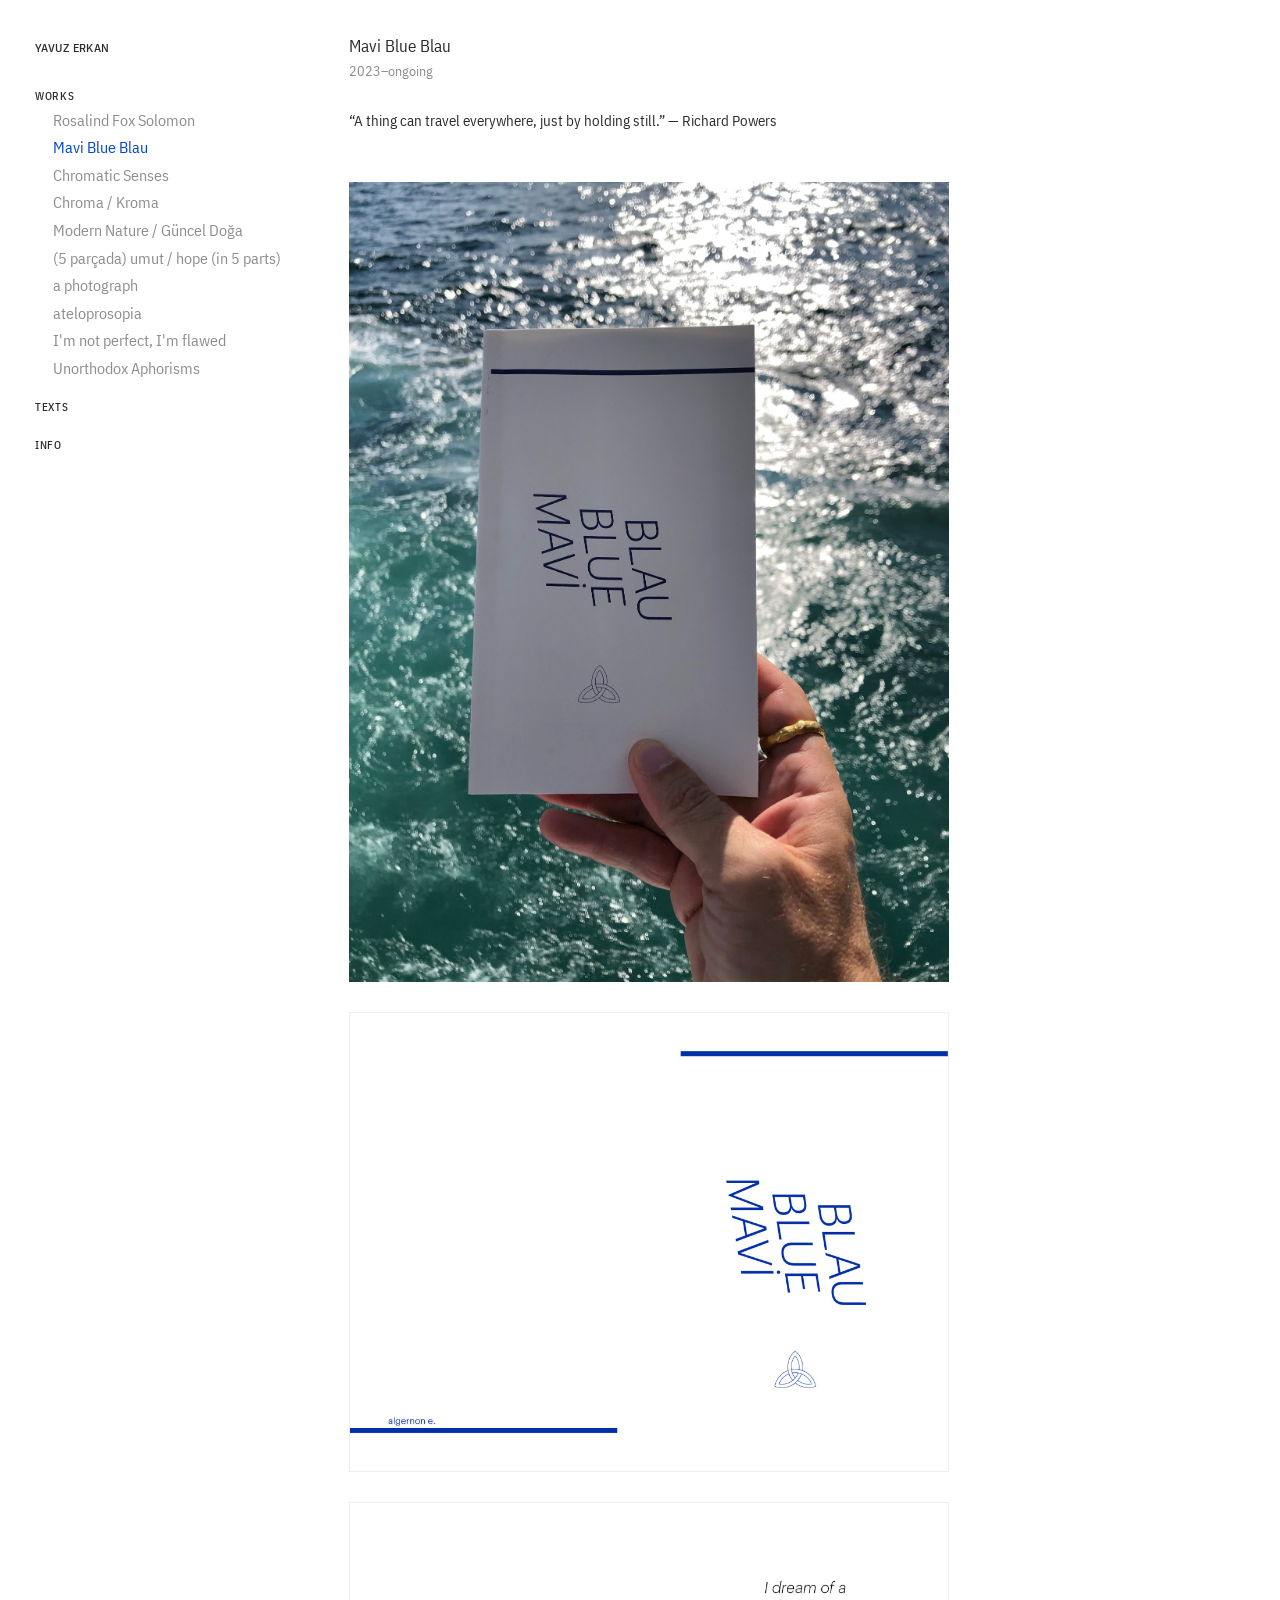
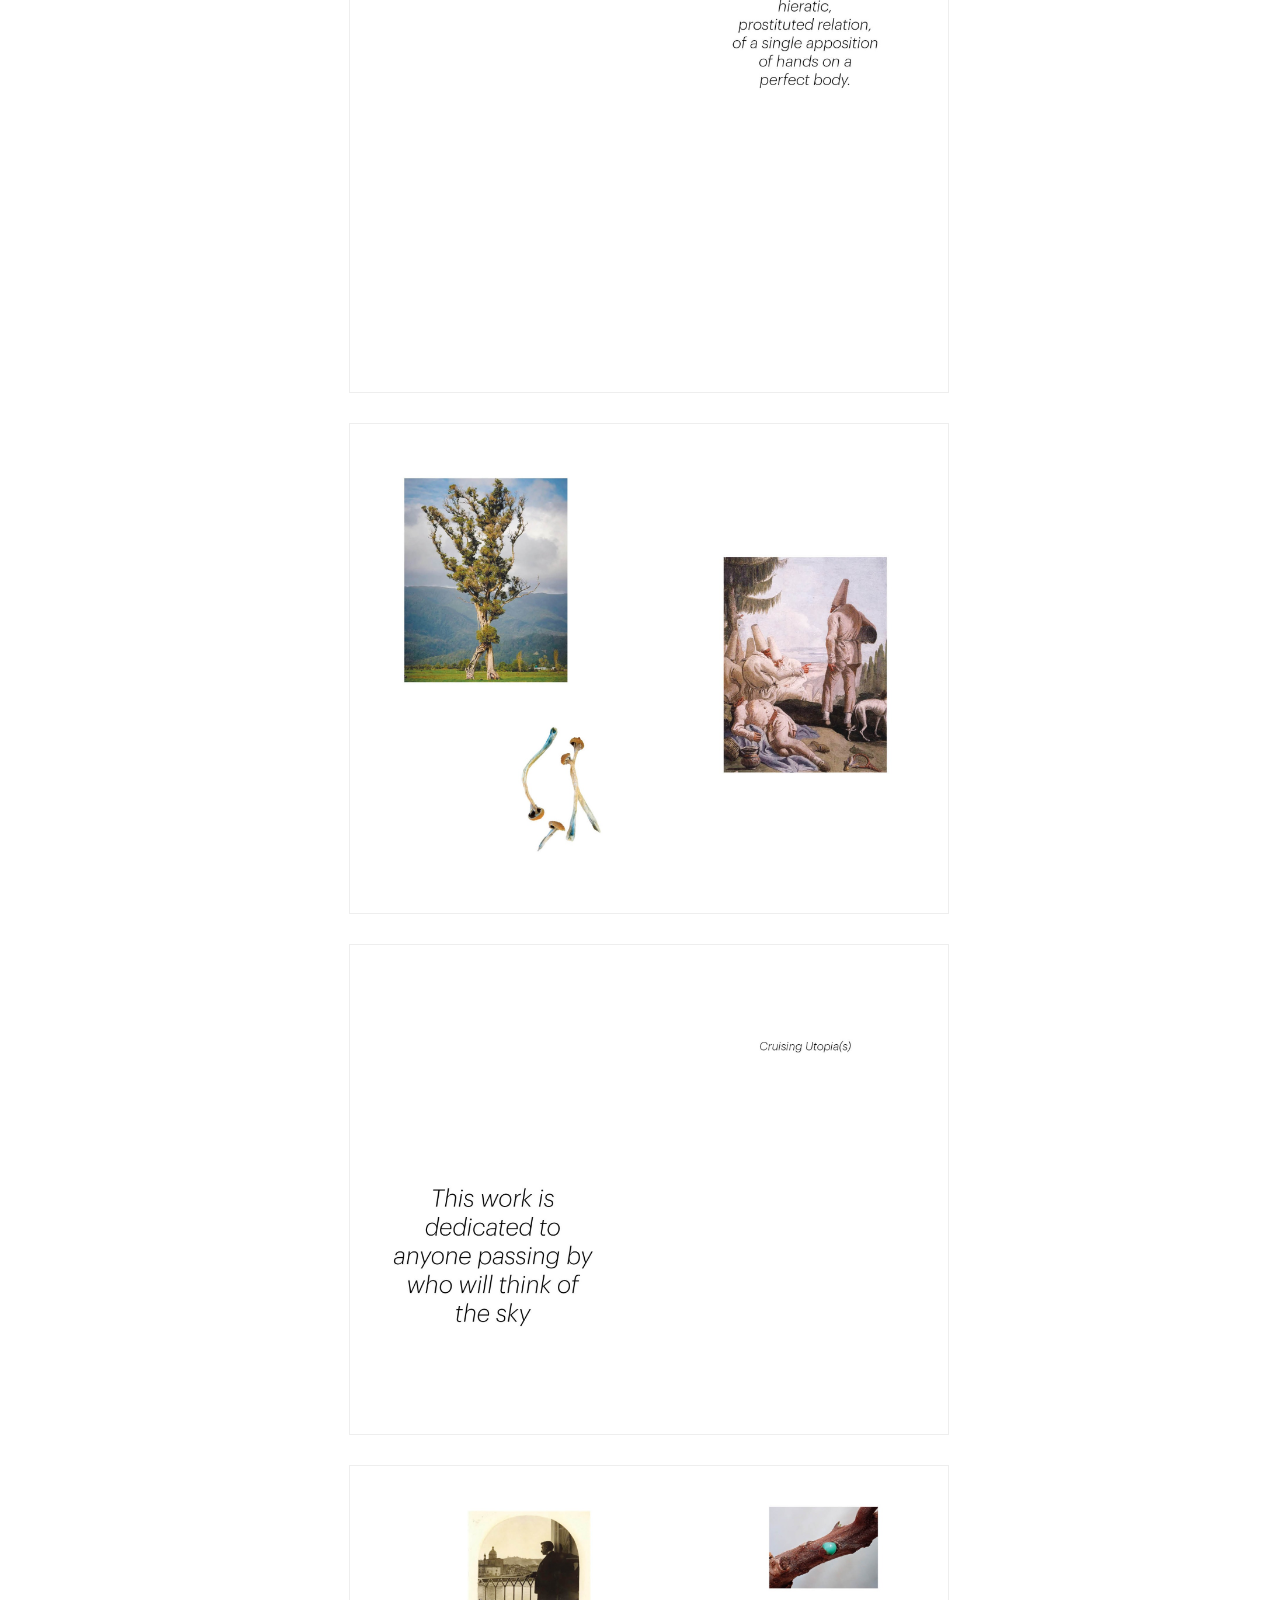
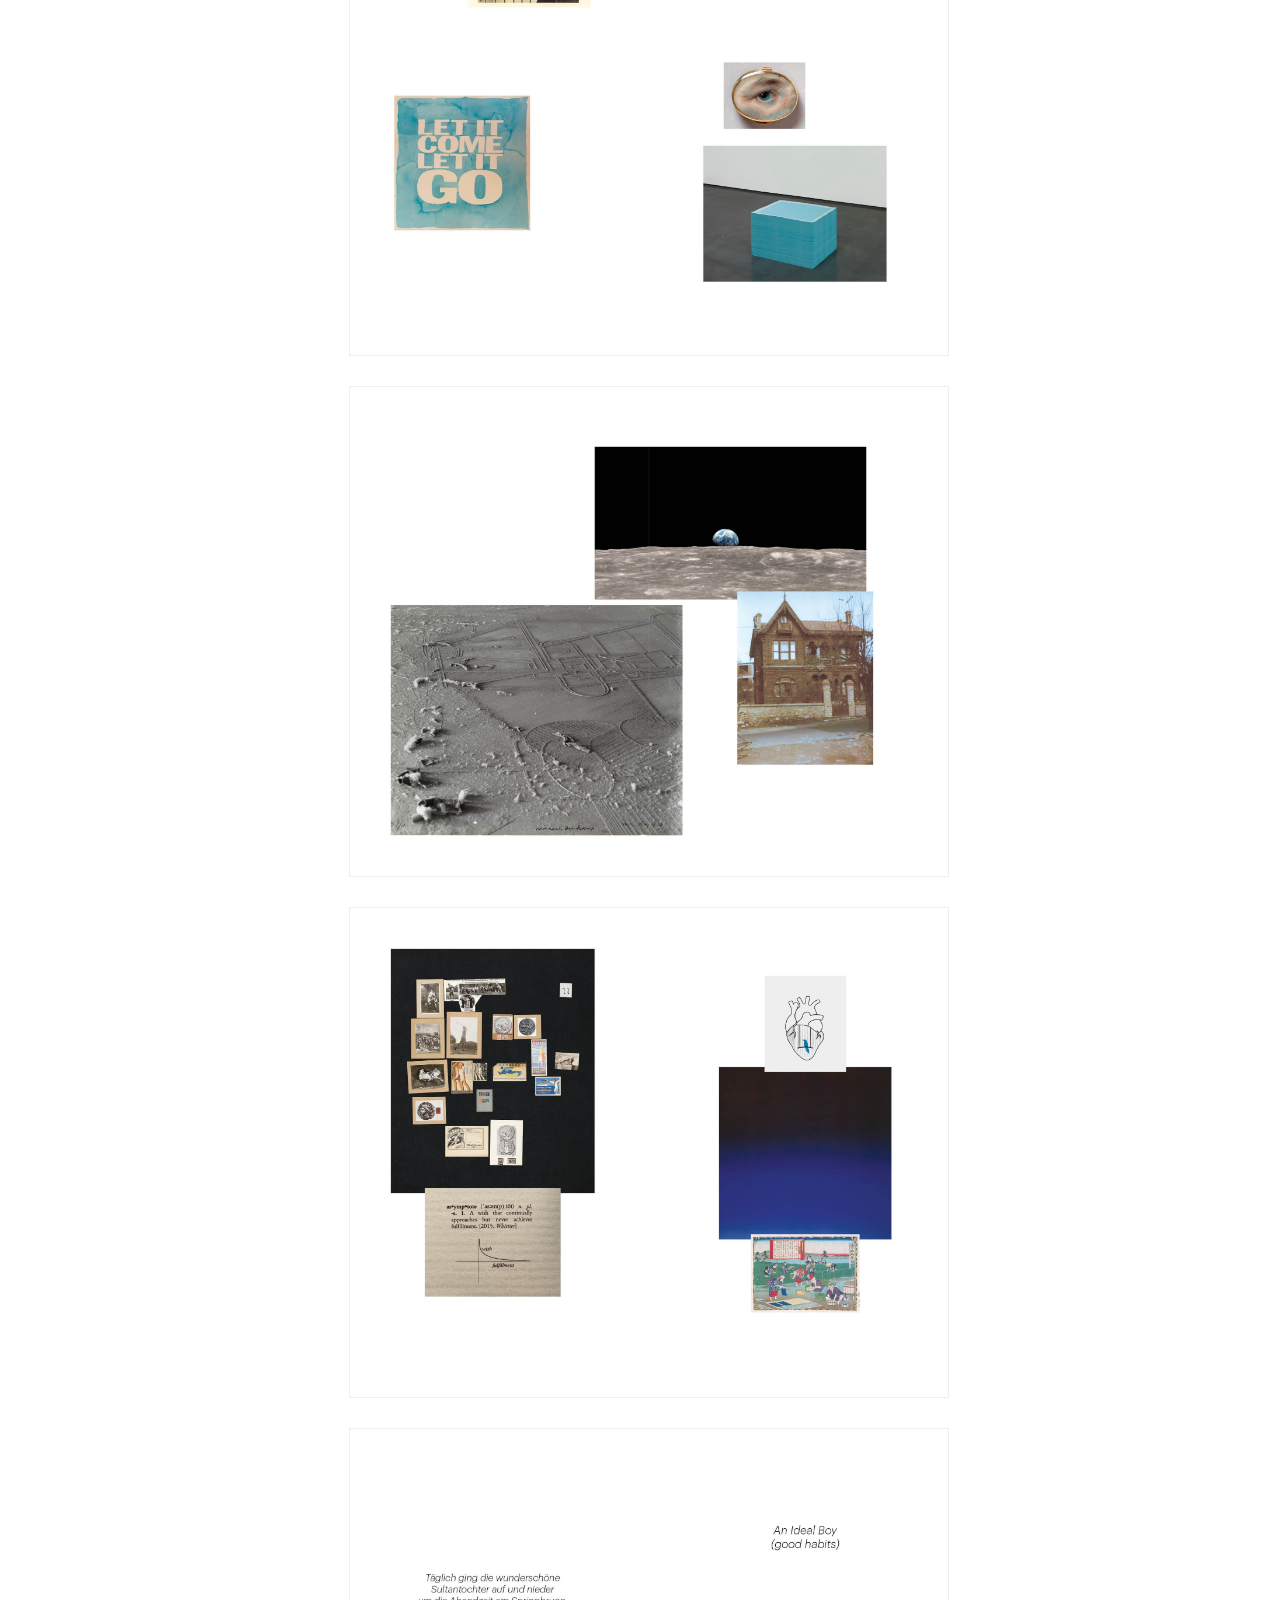
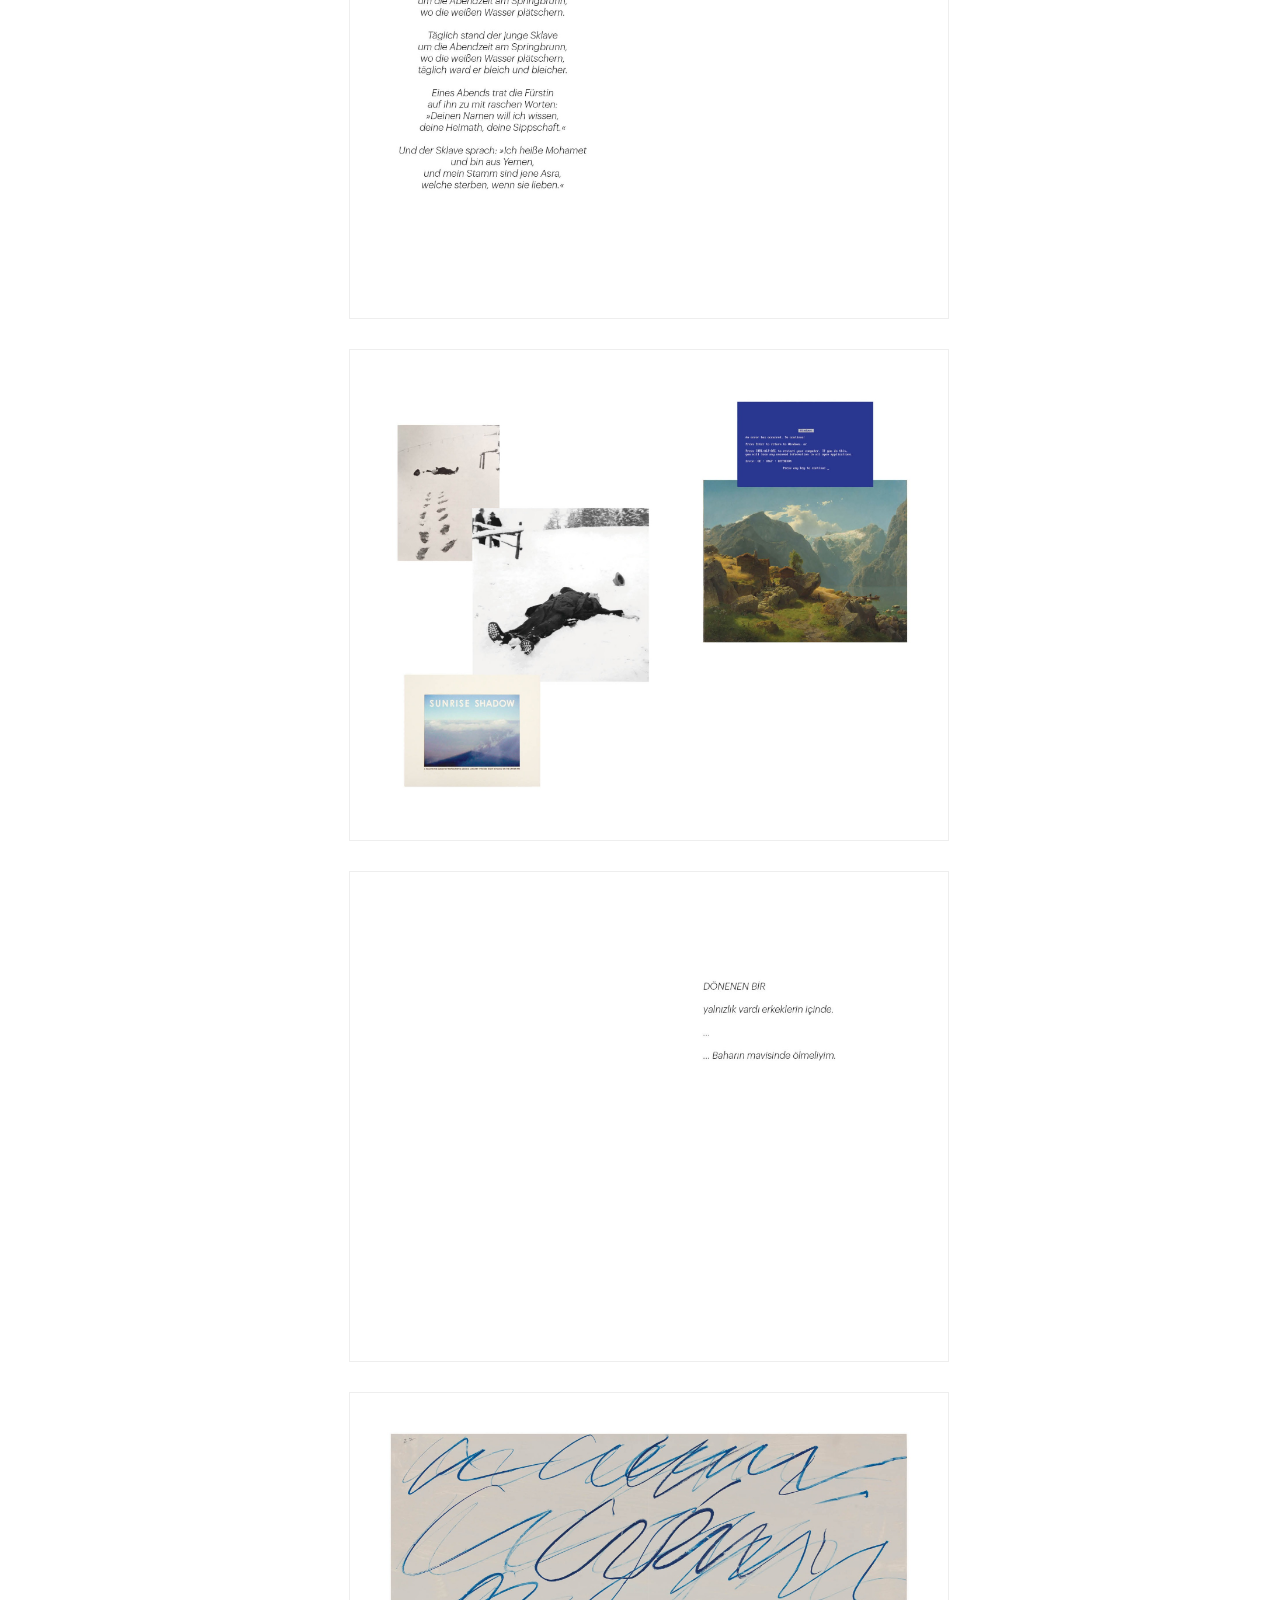
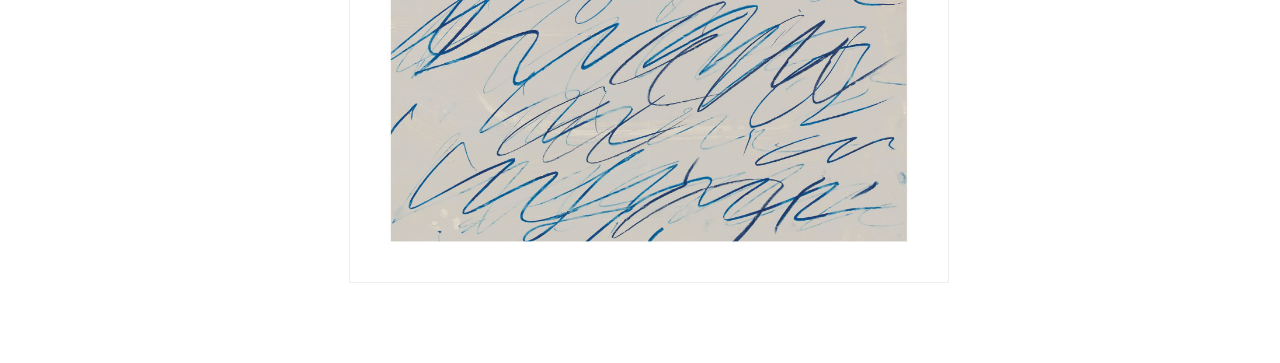
<file: pages/work/blue.html>
<!DOCTYPE html>

<html lang="en">
<head>
<meta charset="utf-8"/>
<meta content="width=device-width, initial-scale=1" name="viewport"/>
<meta content="Mavi Blue Blau, a project by Yavuz Erkan." name="description"/>
<title>Mavi Blue Blau — Yavuz Erkan</title>
<link href="https://fonts.googleapis.com" rel="preconnect"/>
<link crossorigin="" href="https://fonts.gstatic.com" rel="preconnect"/>
<link href="https://fonts.googleapis.com/css2?family=IBM+Plex+Sans+Condensed:wght@400;500&amp;display=block" rel="stylesheet"/>
<link href="../../css/main.css?v=29" rel="stylesheet"/>
<link href="https://yavuzerkan.net/pages/work/blue.html" rel="canonical"/><link href="../../favicon.svg" rel="icon" type="image/svg+xml"/><link href="../../favicon.ico" rel="icon" sizes="any"/><link href="../../icons/apple-touch-icon.png" rel="apple-touch-icon"/><link href="../../site.webmanifest" rel="manifest"/><meta content="website" property="og:type"/><meta content="Mavi Blue Blau — Yavuz Erkan" property="og:title"/><meta content="Mavi Blue Blau, a project by Yavuz Erkan." property="og:description"/><meta content="https://yavuzerkan.net/pages/work/blue.html" property="og:url"/><meta content="https://yavuzerkan.net/og-image.jpg" property="og:image"/><meta content="Yavuz Erkan" property="og:site_name"/><meta content="summary_large_image" name="twitter:card"/><meta content="Mavi Blue Blau — Yavuz Erkan" name="twitter:title"/><meta content="Mavi Blue Blau, a project by Yavuz Erkan." name="twitter:description"/><meta content="https://yavuzerkan.net/og-image.jpg" name="twitter:image"/><script type="application/ld+json">{"@context": "https://schema.org", "@type": "Person", "name": "Yavuz Erkan", "url": "https://yavuzerkan.net/", "jobTitle": ["Artist", "Researcher", "Writer"], "homeLocation": {"@type": "Place", "name": "Istanbul, Türkiye"}, "image": "https://yavuzerkan.net/og-image.jpg"}</script></head>
<body>
<nav aria-label="Main navigation" class="site-menu">
<h1 class="site-title"><a href="../../index.html">YAVUZ ERKAN</a></h1>
<details class="menu-section" open="">
<summary>WORKS</summary>
<div class="submenu"><a href="rosalind-fox-solomon.html">Rosalind Fox Solomon</a>
<a aria-current="page" class="current" href="blue.html">Mavi Blue Blau</a>
<a href="chromatic-senses.html">Chromatic Senses</a>
<a href="chroma.html">Chroma / Kroma</a>
<a href="modern-nature.html">Modern Nature / Güncel Doğa</a>
<a href="hope.html">(5 parçada) umut / hope (in 5 parts)</a>
<a href="a-photograph.html">a photograph</a>
<a href="ateloprosopia.html">ateloprosopia</a>
<a href="i-am-not-perfect.html">I'm not perfect, I'm flawed</a>
<a href="unorthodox-aphorisms.html">Unorthodox Aphorisms</a>
</div>
</details>
<a class="section-link" href="../texts/index.html">TEXTS</a>
<a class="section-link" href="../info.html">INFO</a>
</nav>
<main class="content">
<section class="project-introduction">
<h2 class="project-title">Mavi Blue Blau</h2>
<span class="project-year">2023–ongoing</span>
<blockquote class="project-quotation">
<p>“A thing can travel everywhere, just by holding still.” — Richard Powers</p>
</blockquote>
</section>
<section aria-label="Mavi Blue Blau selected pages" class="project-image-sequence">
<figure class="project-work"><img alt="Mavi Blue Blau held against a seascape" decoding="async" height="2048" loading="eager" src="../../images/mavi-blue-blau-01-book-at-sea.jpg" width="1535"/></figure>
<figure class="project-work mavi-blue-blau-digital"><img alt="Cover of Mavi Blue Blau" decoding="async" height="1568" loading="lazy" src="../../images/mavi-blue-blau-02-cover.jpg" width="2048"/></figure>
<figure class="project-work mavi-blue-blau-digital"><img alt="Quotation page from Mavi Blue Blau" decoding="async" height="1675" loading="lazy" src="../../images/mavi-blue-blau-03-quotation.jpg" width="2048"/></figure>
<figure class="project-work mavi-blue-blau-digital"><img alt="Image constellation from Mavi Blue Blau" decoding="async" height="1675" loading="lazy" src="../../images/mavi-blue-blau-04-constellation.jpg" width="2048"/></figure>
<figure class="project-work mavi-blue-blau-digital"><img alt="Dedication page from Mavi Blue Blau" decoding="async" height="1675" loading="lazy" src="../../images/mavi-blue-blau-05-dedication.jpg" width="2048"/></figure>
<figure class="project-work mavi-blue-blau-digital"><img alt="Image constellation from Mavi Blue Blau" decoding="async" height="1675" loading="lazy" src="../../images/mavi-blue-blau-06-constellation.jpg" width="2048"/></figure>
<figure class="project-work mavi-blue-blau-digital"><img alt="Quotation page from Mavi Blue Blau" decoding="async" height="1675" loading="lazy" src="../../images/mavi-blue-blau-07-quotation.jpg" width="2048"/></figure>
<figure class="project-work mavi-blue-blau-digital"><img alt="Image constellation from Mavi Blue Blau" decoding="async" height="1675" loading="lazy" src="../../images/mavi-blue-blau-08-constellation.jpg" width="2048"/></figure>
<figure class="project-work mavi-blue-blau-digital"><img alt="Quotation page from Mavi Blue Blau" decoding="async" height="1675" loading="lazy" src="../../images/mavi-blue-blau-09-quotation.jpg" width="2048"/></figure>
<figure class="project-work mavi-blue-blau-digital"><img alt="Image constellation from Mavi Blue Blau" decoding="async" height="1675" loading="lazy" src="../../images/mavi-blue-blau-10-constellation.jpg" width="2048"/></figure>
<figure class="project-work mavi-blue-blau-digital"><img alt="Quotation page from Mavi Blue Blau" decoding="async" height="1675" loading="lazy" src="../../images/mavi-blue-blau-11-quotation.jpg" width="2048"/></figure>
<figure class="project-work mavi-blue-blau-digital"><img alt="Blue drawing concluding the selected pages from Mavi Blue Blau" decoding="async" height="1675" loading="lazy" src="../../images/mavi-blue-blau-12-blue-drawing.jpg" width="2048"/></figure>
</section>
</main>
</body>
</html>
</file>
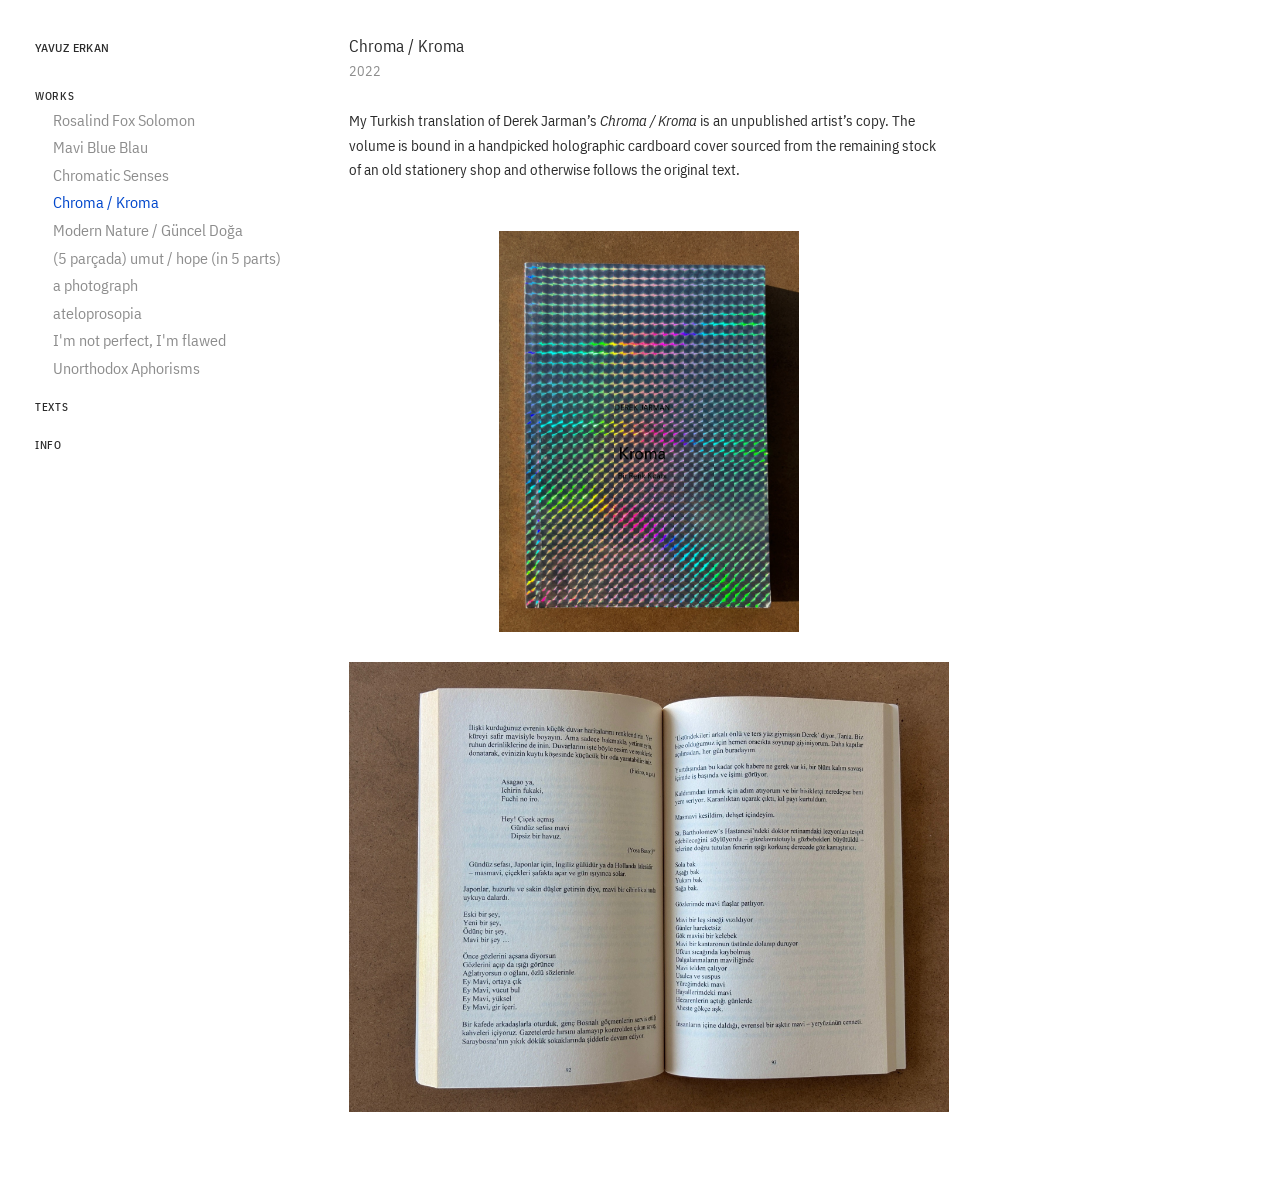
<file: pages/work/chroma.html>
<!DOCTYPE html>

<html lang="en">
<head>
<meta charset="utf-8"/>
<meta content="width=device-width, initial-scale=1" name="viewport"/>
<meta content="Chroma / Kroma, a project by Yavuz Erkan." name="description"/>
<title>Chroma / Kroma — Yavuz Erkan</title>
<link href="https://fonts.googleapis.com" rel="preconnect"/>
<link crossorigin="" href="https://fonts.gstatic.com" rel="preconnect"/>
<link href="https://fonts.googleapis.com/css2?family=IBM+Plex+Sans+Condensed:wght@400;500&amp;display=block" rel="stylesheet"/>
<link href="../../css/main.css?v=29" rel="stylesheet"/>
<link href="https://yavuzerkan.net/pages/work/chroma.html" rel="canonical"/><link href="../../favicon.svg" rel="icon" type="image/svg+xml"/><link href="../../favicon.ico" rel="icon" sizes="any"/><link href="../../icons/apple-touch-icon.png" rel="apple-touch-icon"/><link href="../../site.webmanifest" rel="manifest"/><meta content="website" property="og:type"/><meta content="Chroma / Kroma — Yavuz Erkan" property="og:title"/><meta content="Chroma / Kroma, a project by Yavuz Erkan." property="og:description"/><meta content="https://yavuzerkan.net/pages/work/chroma.html" property="og:url"/><meta content="https://yavuzerkan.net/og-image.jpg" property="og:image"/><meta content="Yavuz Erkan" property="og:site_name"/><meta content="summary_large_image" name="twitter:card"/><meta content="Chroma / Kroma — Yavuz Erkan" name="twitter:title"/><meta content="Chroma / Kroma, a project by Yavuz Erkan." name="twitter:description"/><meta content="https://yavuzerkan.net/og-image.jpg" name="twitter:image"/><script type="application/ld+json">{"@context": "https://schema.org", "@type": "Person", "name": "Yavuz Erkan", "url": "https://yavuzerkan.net/", "jobTitle": ["Artist", "Researcher", "Writer"], "homeLocation": {"@type": "Place", "name": "Istanbul, Türkiye"}, "image": "https://yavuzerkan.net/og-image.jpg"}</script></head>
<body>
<nav aria-label="Main navigation" class="site-menu">
<h1 class="site-title"><a href="../../index.html">YAVUZ ERKAN</a></h1>
<details class="menu-section" open="">
<summary>WORKS</summary>
<div class="submenu"><a href="rosalind-fox-solomon.html">Rosalind Fox Solomon</a>
<a href="blue.html">Mavi Blue Blau</a>
<a href="chromatic-senses.html">Chromatic Senses</a>
<a aria-current="page" class="current" href="chroma.html">Chroma / Kroma</a>
<a href="modern-nature.html">Modern Nature / Güncel Doğa</a>
<a href="hope.html">(5 parçada) umut / hope (in 5 parts)</a>
<a href="a-photograph.html">a photograph</a>
<a href="ateloprosopia.html">ateloprosopia</a>
<a href="i-am-not-perfect.html">I'm not perfect, I'm flawed</a>
<a href="unorthodox-aphorisms.html">Unorthodox Aphorisms</a>
</div>
</details>
<a class="section-link" href="../texts/index.html">TEXTS</a>
<a class="section-link" href="../info.html">INFO</a>
</nav>
<main class="content">
<section class="project-introduction">
<h2 class="project-title">Chroma / Kroma</h2>
<span class="project-year">2022</span>
<div class="project-text project-text--small">
<p>My Turkish translation of Derek Jarman’s <em>Chroma / Kroma</em> is an unpublished artist’s copy. The volume is bound in a handpicked holographic cardboard cover sourced from the remaining stock of an old stationery shop and otherwise follows the original text.</p>
</div>
</section>
<section aria-label="Chroma / Kroma details" class="project-image-sequence">
<figure class="project-work chroma-cover"><img alt="Holographic cardboard cover of the Turkish translation of Derek Jarman’s Chroma / Kroma" decoding="async" height="2048" loading="eager" src="../../images/chroma-01-cover.jpg" width="1534"/></figure>
<figure class="project-work"><img alt="Interior spread from the Turkish translation of Derek Jarman’s Chroma / Kroma" decoding="async" height="1536" loading="lazy" src="../../images/chroma-02-spread.jpg" width="2048"/></figure>
</section>
</main>
</body>
</html>
</file>
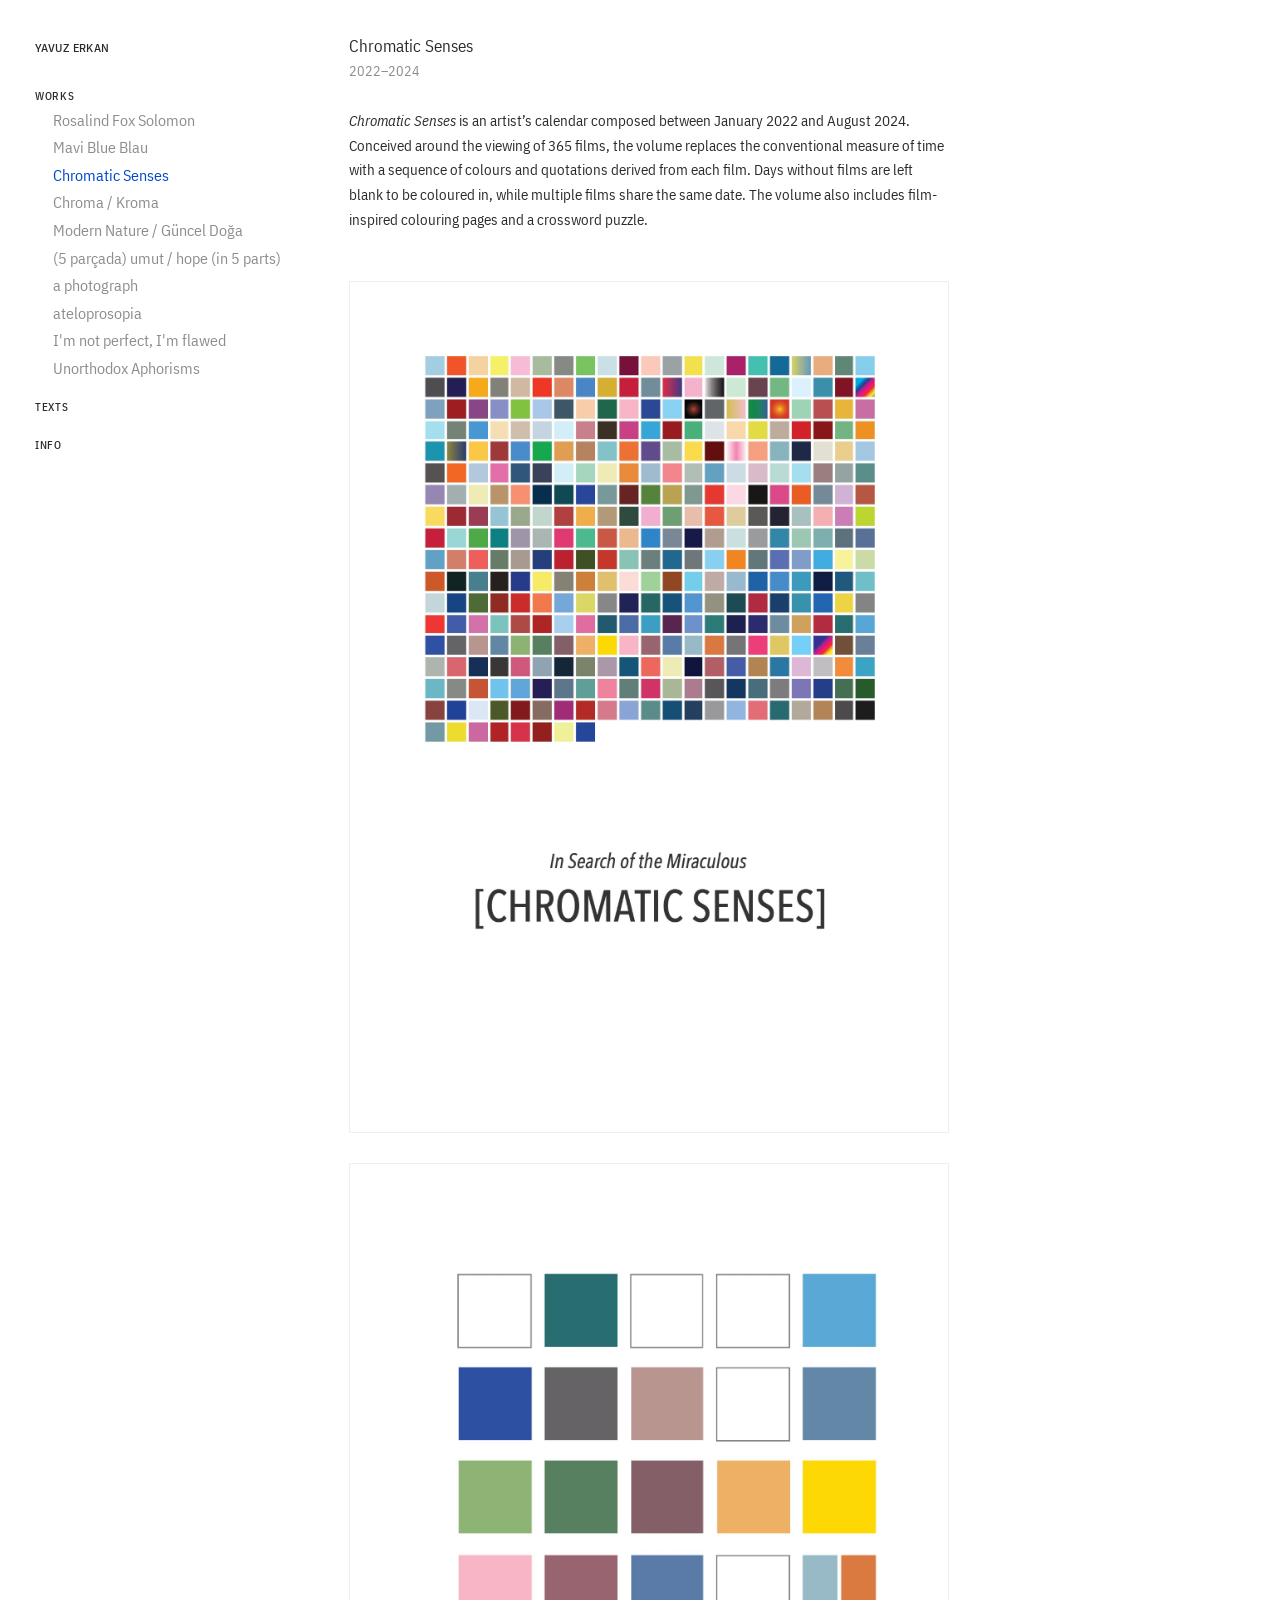
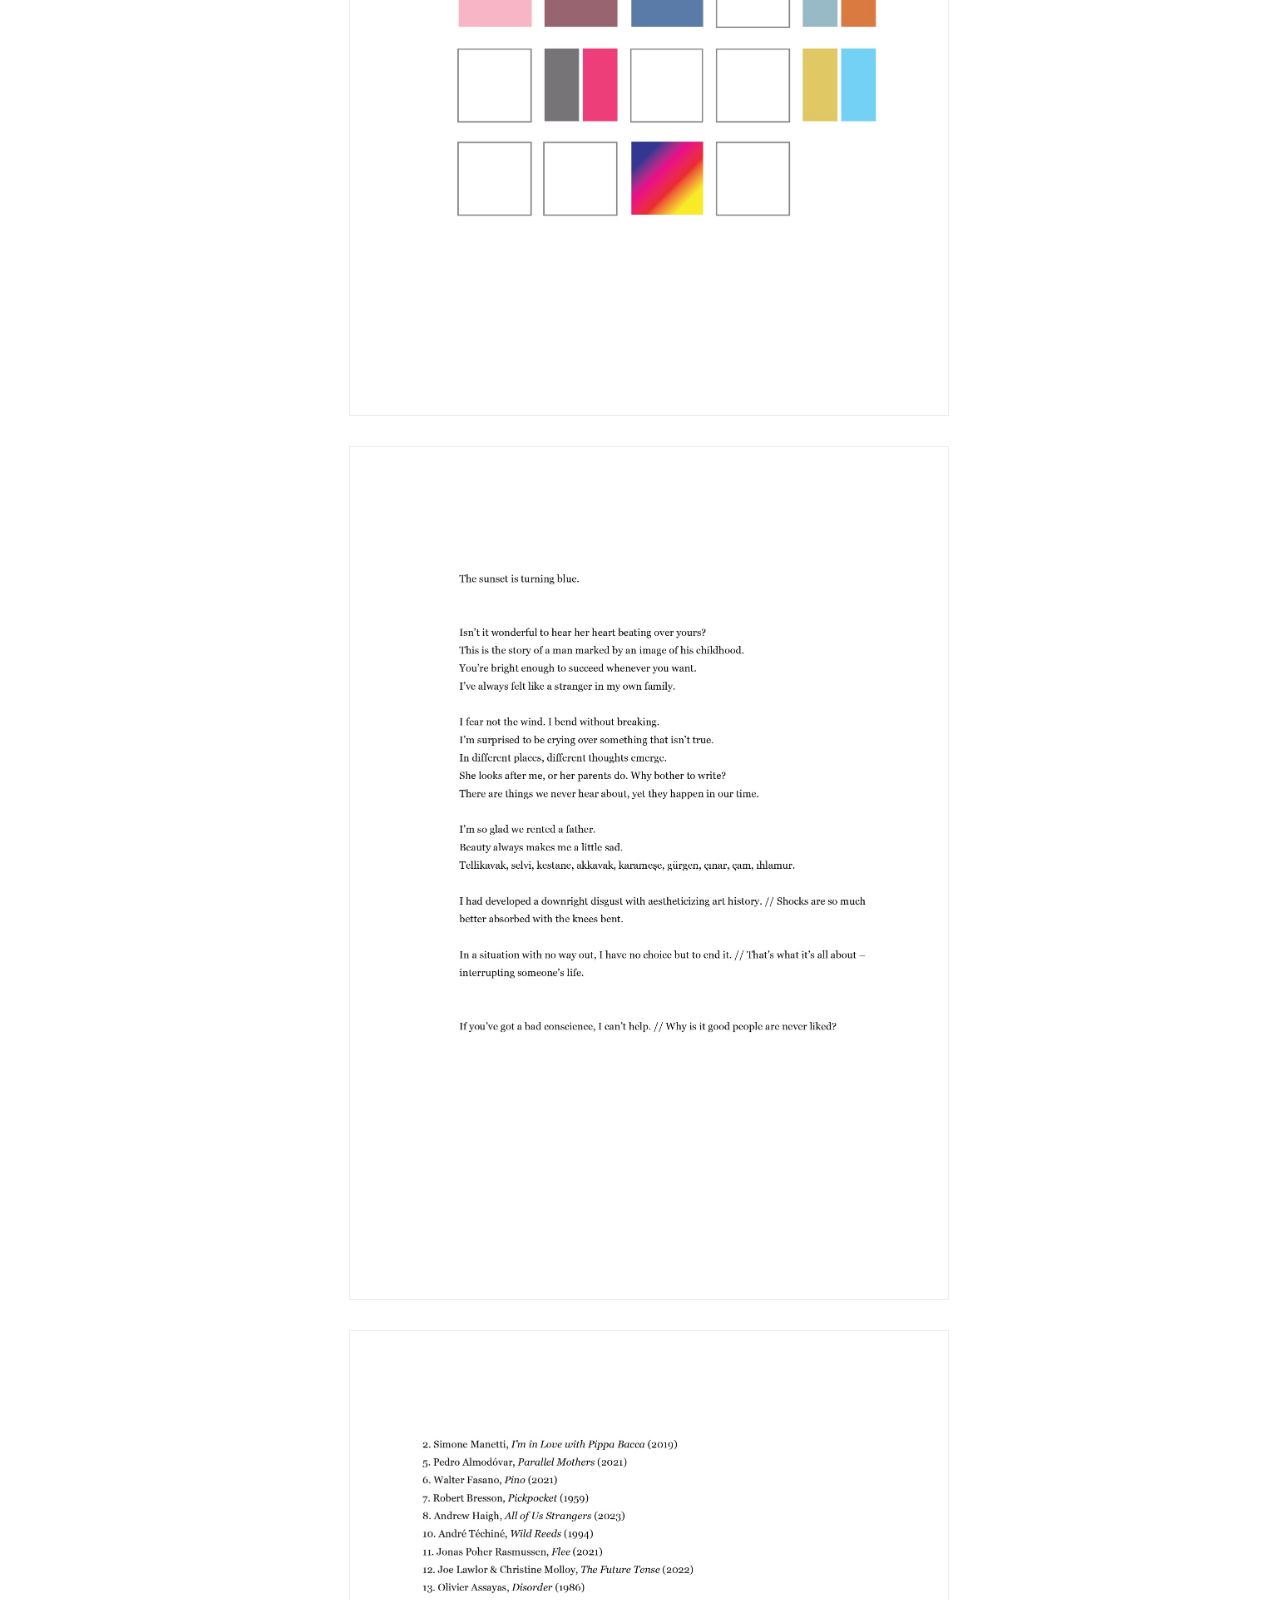
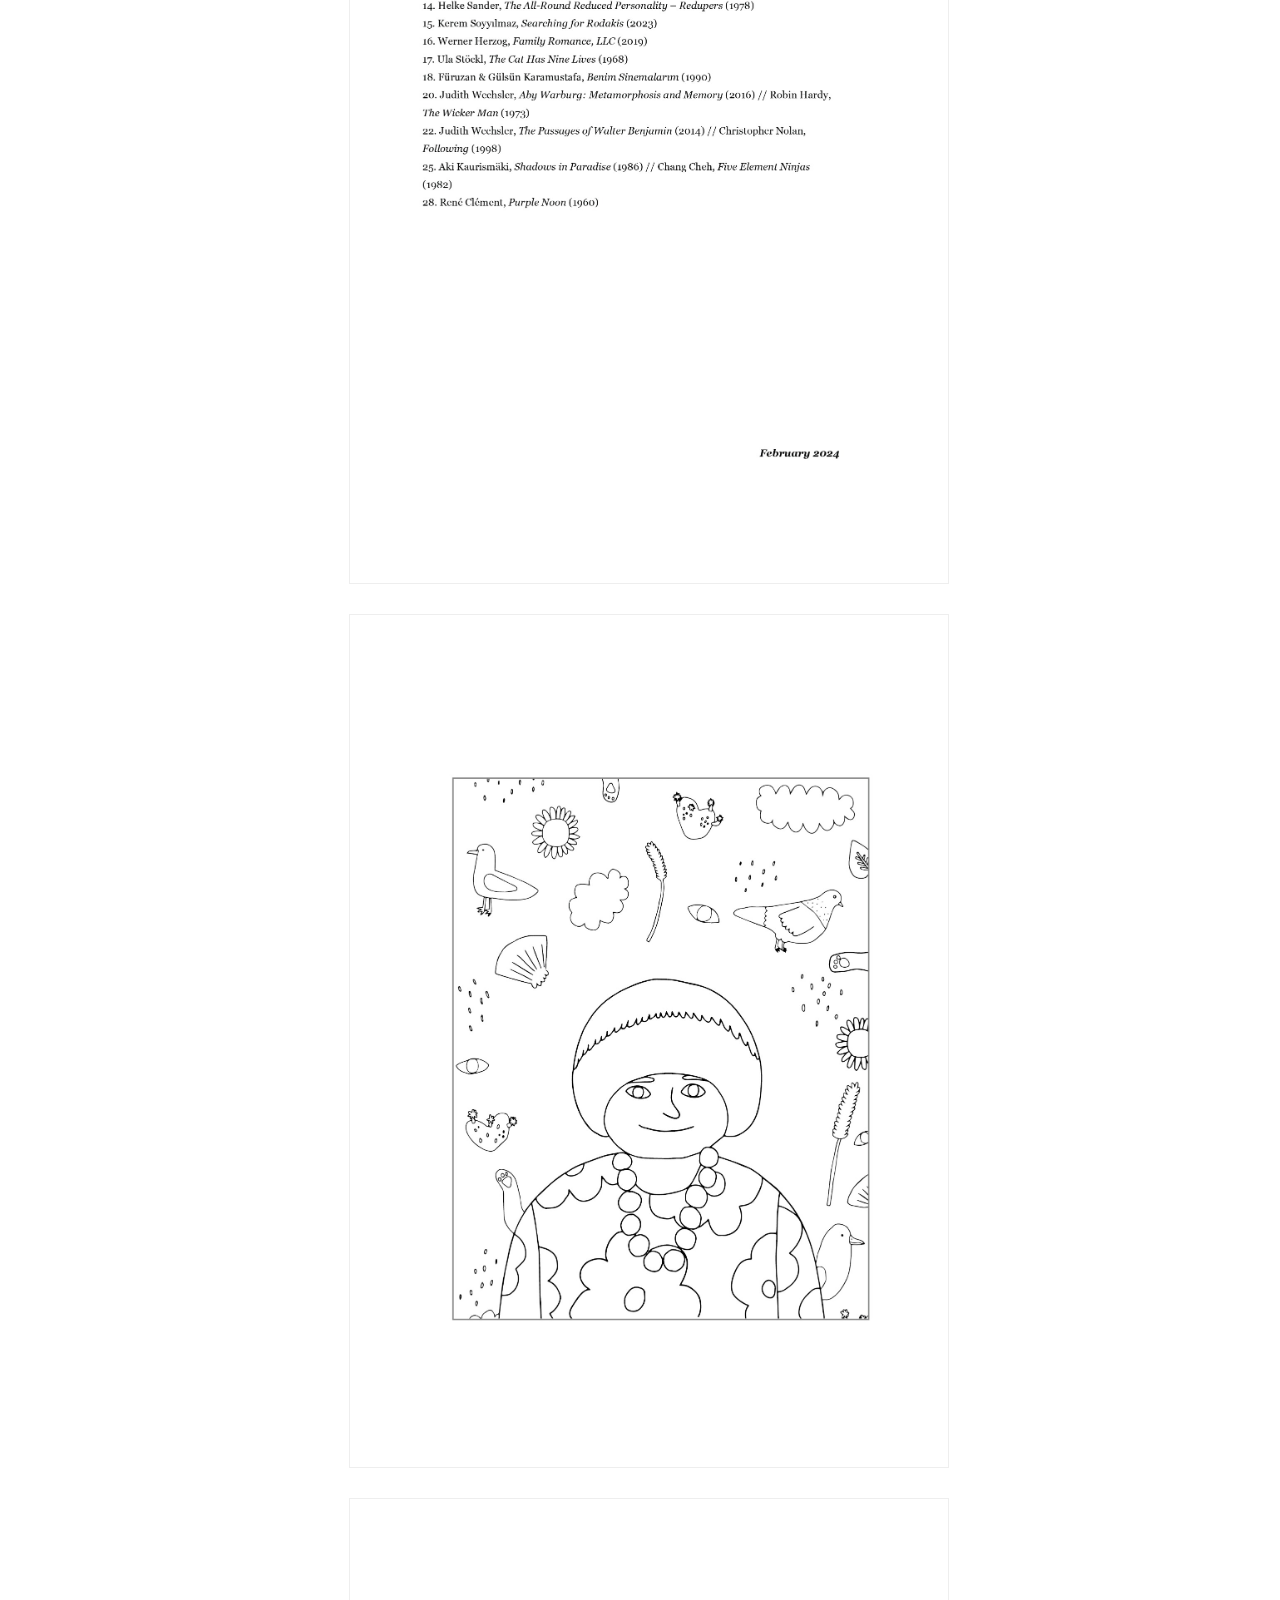
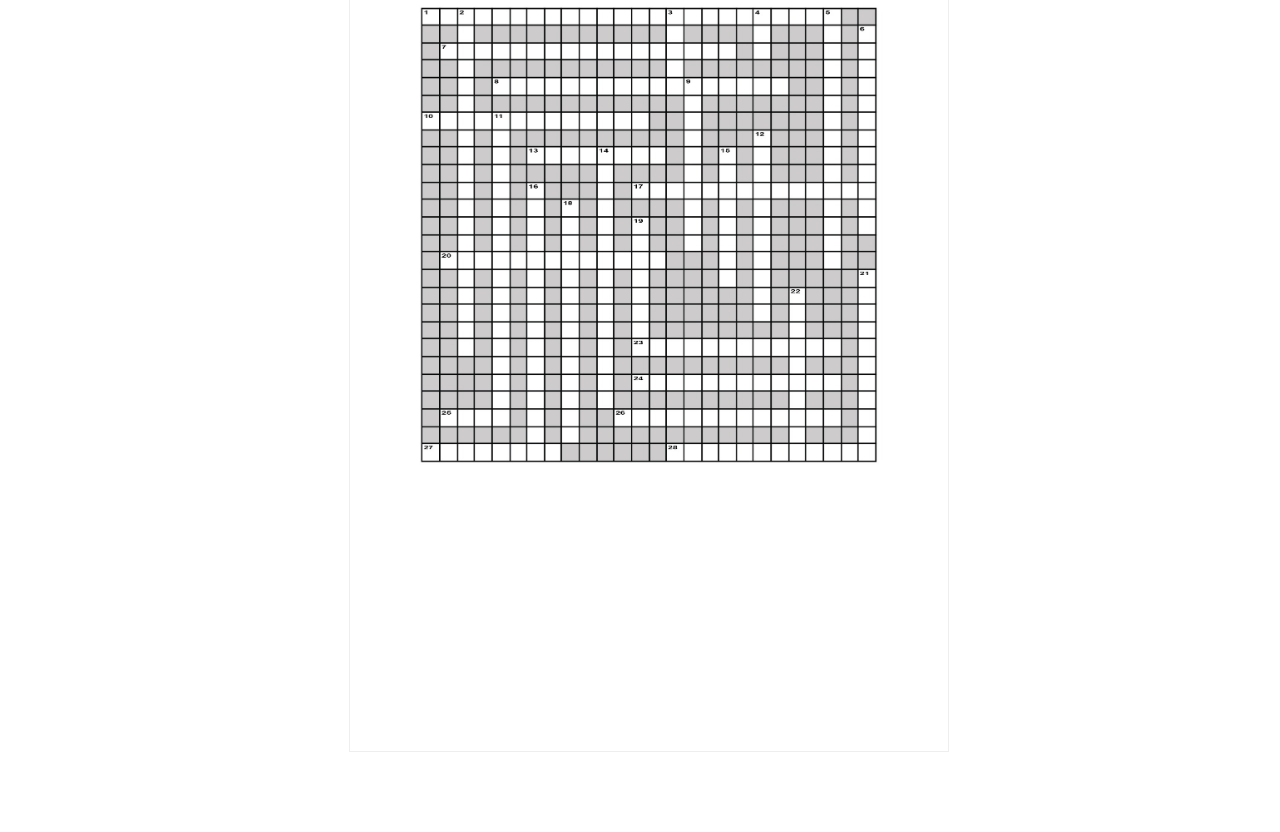
<file: pages/work/chromatic-senses.html>
<!DOCTYPE html>

<html lang="en">
<head>
<meta charset="utf-8"/>
<meta content="width=device-width, initial-scale=1" name="viewport"/>
<meta content="Chromatic Senses, a project by Yavuz Erkan." name="description"/>
<title>Chromatic Senses — Yavuz Erkan</title>
<link href="https://fonts.googleapis.com" rel="preconnect"/>
<link crossorigin="" href="https://fonts.gstatic.com" rel="preconnect"/>
<link href="https://fonts.googleapis.com/css2?family=IBM+Plex+Sans+Condensed:wght@400;500&amp;display=block" rel="stylesheet"/>
<link href="../../css/main.css?v=29" rel="stylesheet"/>
<link href="https://yavuzerkan.net/pages/work/chromatic-senses.html" rel="canonical"/><link href="../../favicon.svg" rel="icon" type="image/svg+xml"/><link href="../../favicon.ico" rel="icon" sizes="any"/><link href="../../icons/apple-touch-icon.png" rel="apple-touch-icon"/><link href="../../site.webmanifest" rel="manifest"/><meta content="website" property="og:type"/><meta content="Chromatic Senses — Yavuz Erkan" property="og:title"/><meta content="Chromatic Senses, a project by Yavuz Erkan." property="og:description"/><meta content="https://yavuzerkan.net/pages/work/chromatic-senses.html" property="og:url"/><meta content="https://yavuzerkan.net/og-image.jpg" property="og:image"/><meta content="Yavuz Erkan" property="og:site_name"/><meta content="summary_large_image" name="twitter:card"/><meta content="Chromatic Senses — Yavuz Erkan" name="twitter:title"/><meta content="Chromatic Senses, a project by Yavuz Erkan." name="twitter:description"/><meta content="https://yavuzerkan.net/og-image.jpg" name="twitter:image"/><script type="application/ld+json">{"@context": "https://schema.org", "@type": "Person", "name": "Yavuz Erkan", "url": "https://yavuzerkan.net/", "jobTitle": ["Artist", "Researcher", "Writer"], "homeLocation": {"@type": "Place", "name": "Istanbul, Türkiye"}, "image": "https://yavuzerkan.net/og-image.jpg"}</script></head>
<body>
<nav aria-label="Main navigation" class="site-menu">
<h1 class="site-title"><a href="../../index.html">YAVUZ ERKAN</a></h1>
<details class="menu-section" open="">
<summary>WORKS</summary>
<div class="submenu"><a href="rosalind-fox-solomon.html">Rosalind Fox Solomon</a>
<a href="blue.html">Mavi Blue Blau</a>
<a aria-current="page" class="current" href="chromatic-senses.html">Chromatic Senses</a>
<a href="chroma.html">Chroma / Kroma</a>
<a href="modern-nature.html">Modern Nature / Güncel Doğa</a>
<a href="hope.html">(5 parçada) umut / hope (in 5 parts)</a>
<a href="a-photograph.html">a photograph</a>
<a href="ateloprosopia.html">ateloprosopia</a>
<a href="i-am-not-perfect.html">I'm not perfect, I'm flawed</a>
<a href="unorthodox-aphorisms.html">Unorthodox Aphorisms</a>
</div>
</details>
<a class="section-link" href="../texts/index.html">TEXTS</a>
<a class="section-link" href="../info.html">INFO</a>
</nav>
<main class="content">
<section class="project-introduction">
<h2 class="project-title">Chromatic Senses</h2>
<span class="project-year">2022–2024</span>
<div class="project-text project-text--small">
<p><em>Chromatic Senses</em> is an artist’s calendar composed between January 2022 and August 2024. Conceived around the viewing of 365 films, the volume replaces the conventional measure of time with a sequence of colours and quotations derived from each film. Days without films are left blank to be coloured in, while multiple films share the same date. The volume also includes film-inspired colouring pages and a crossword puzzle.</p>
</div>
</section>
<section aria-label="Chromatic Senses details" class="project-image-sequence">
<figure class="project-work chromatic-senses-digital"><img alt="Cover of Chromatic Senses, showing a grid of colours selected from 365 films" decoding="async" height="2047" loading="eager" src="../../images/chromatic-senses-01-cover.jpg" width="1440"/></figure>
<figure class="project-work chromatic-senses-digital"><img alt="February 2024 calendar page, with films represented by colours and unwatched days left blank" decoding="async" height="2047" loading="lazy" src="../../images/chromatic-senses-02-february-calendar.jpg" width="1437"/></figure>
<figure class="project-work chromatic-senses-digital"><img alt="Quotations selected from films watched in February 2024" decoding="async" height="2047" loading="lazy" src="../../images/chromatic-senses-03-february-quotations.jpg" width="1437"/></figure>
<figure class="project-work chromatic-senses-digital"><img alt="Index of films watched in February 2024, listing directors, titles and years" decoding="async" height="2047" loading="lazy" src="../../images/chromatic-senses-04-february-film-list.jpg" width="1437"/></figure>
<figure class="project-work chromatic-senses-digital"><img alt="Film-inspired colouring page depicting filmmaker Agnès Varda" decoding="async" height="2047" loading="lazy" src="../../images/chromatic-senses-05-agnes-varda-colouring-page.jpg" width="1437"/></figure>
<figure class="project-work chromatic-senses-digital"><img alt="Empty crossword puzzle based on film titles" decoding="async" height="2047" loading="lazy" src="../../images/chromatic-senses-06-empty-crossword.jpg" width="1437"/></figure>
</section>
</main>
</body>
</html>
</file>
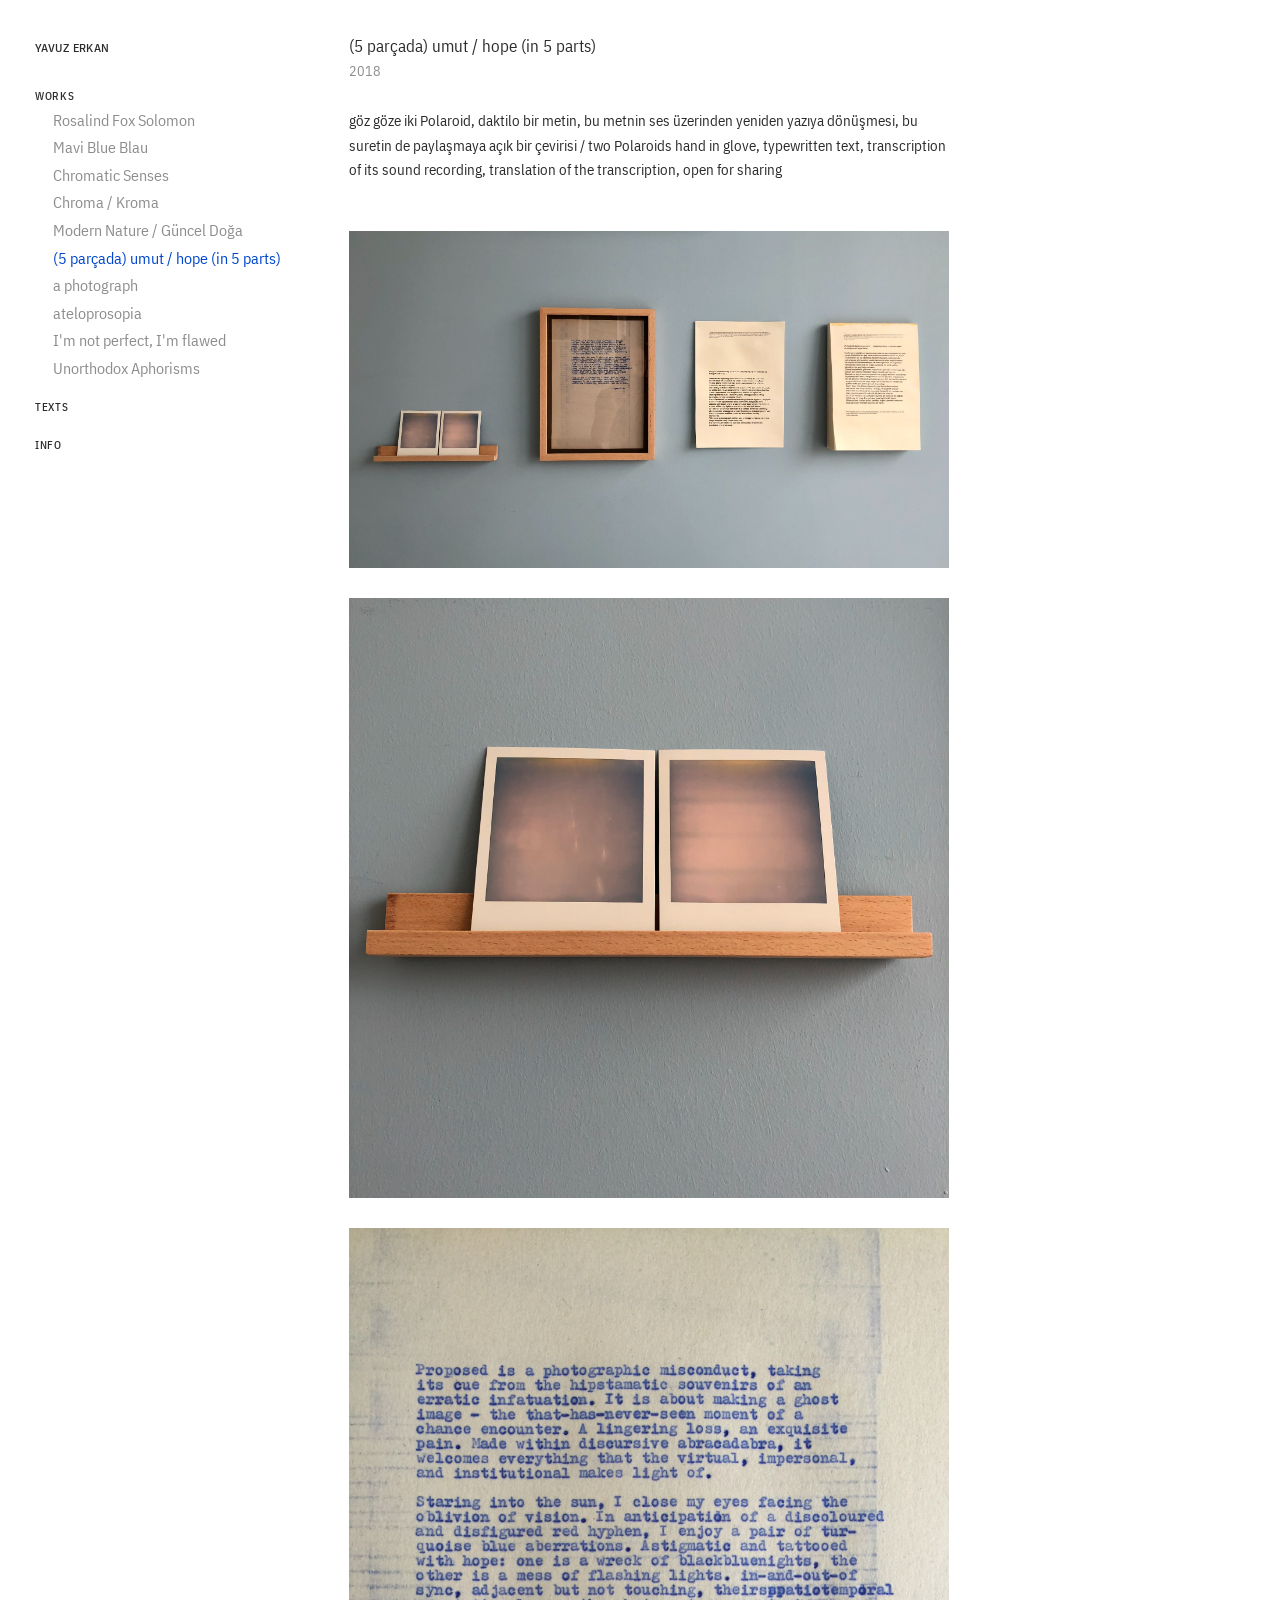
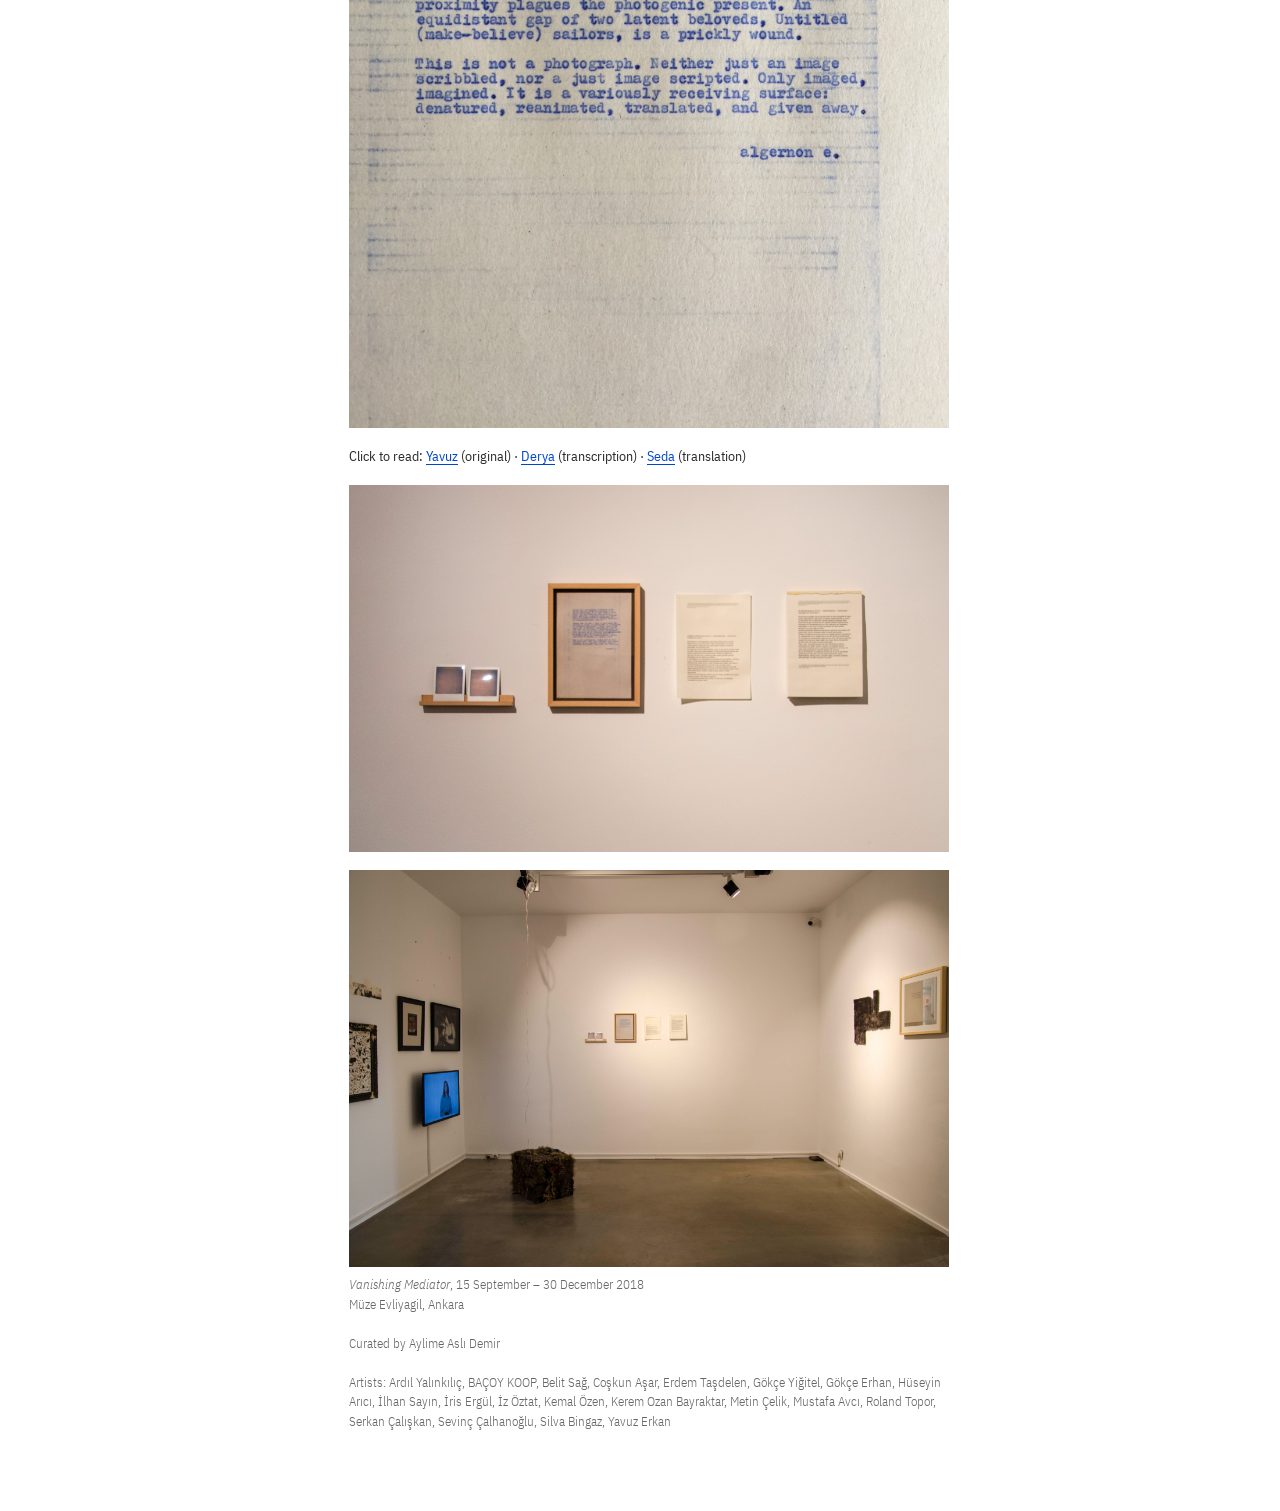
<file: pages/work/hope.html>
<!DOCTYPE html>

<html lang="en">
<head>
<meta charset="utf-8"/>
<meta content="width=device-width, initial-scale=1" name="viewport"/>
<meta content="(5 parçada) umut / hope (in 5 parts), a project by Yavuz Erkan." name="description"/>
<title>(5 parçada) umut / hope (in 5 parts) — Yavuz Erkan</title>
<link href="https://fonts.googleapis.com" rel="preconnect"/>
<link crossorigin="" href="https://fonts.gstatic.com" rel="preconnect"/>
<link href="https://fonts.googleapis.com/css2?family=IBM+Plex+Sans+Condensed:wght@400;500&amp;display=block" rel="stylesheet"/>
<link href="../../css/main.css?v=29" rel="stylesheet"/>
<link href="https://yavuzerkan.net/pages/work/hope.html" rel="canonical"/><link href="../../favicon.svg" rel="icon" type="image/svg+xml"/><link href="../../favicon.ico" rel="icon" sizes="any"/><link href="../../icons/apple-touch-icon.png" rel="apple-touch-icon"/><link href="../../site.webmanifest" rel="manifest"/><meta content="website" property="og:type"/><meta content="(5 parçada) umut / hope (in 5 parts) — Yavuz Erkan" property="og:title"/><meta content="(5 parçada) umut / hope (in 5 parts), a project by Yavuz Erkan." property="og:description"/><meta content="https://yavuzerkan.net/pages/work/hope.html" property="og:url"/><meta content="https://yavuzerkan.net/og-image.jpg" property="og:image"/><meta content="Yavuz Erkan" property="og:site_name"/><meta content="summary_large_image" name="twitter:card"/><meta content="(5 parçada) umut / hope (in 5 parts) — Yavuz Erkan" name="twitter:title"/><meta content="(5 parçada) umut / hope (in 5 parts), a project by Yavuz Erkan." name="twitter:description"/><meta content="https://yavuzerkan.net/og-image.jpg" name="twitter:image"/><script type="application/ld+json">{"@context": "https://schema.org", "@type": "Person", "name": "Yavuz Erkan", "url": "https://yavuzerkan.net/", "jobTitle": ["Artist", "Researcher", "Writer"], "homeLocation": {"@type": "Place", "name": "Istanbul, Türkiye"}, "image": "https://yavuzerkan.net/og-image.jpg"}</script></head>
<body class="hope-page">
<nav aria-label="Main navigation" class="site-menu">
<h1 class="site-title"><a href="../../index.html">YAVUZ ERKAN</a></h1>
<details class="menu-section" open="">
<summary>WORKS</summary>
<div class="submenu"><a href="rosalind-fox-solomon.html">Rosalind Fox Solomon</a>
<a href="blue.html">Mavi Blue Blau</a>
<a href="chromatic-senses.html">Chromatic Senses</a>
<a href="chroma.html">Chroma / Kroma</a>
<a href="modern-nature.html">Modern Nature / Güncel Doğa</a>
<a aria-current="page" class="current" href="hope.html">(5 parçada) umut / hope (in 5 parts)</a>
<a href="a-photograph.html">a photograph</a>
<a href="ateloprosopia.html">ateloprosopia</a>
<a href="i-am-not-perfect.html">I'm not perfect, I'm flawed</a>
<a href="unorthodox-aphorisms.html">Unorthodox Aphorisms</a>
</div>
</details>
<a class="section-link" href="../texts/index.html">TEXTS</a>
<a class="section-link" href="../info.html">INFO</a>
</nav>
<main class="content">
<section class="project-introduction hope-introduction">
<h2 class="project-title">(5 parçada) umut / hope (in 5 parts)</h2>
<span class="project-year">2018</span>
<div class="project-text project-text--small">
<p lang="tr">göz göze iki Polaroid, daktilo bir metin, bu metnin ses üzerinden yeniden yazıya dönüşmesi, bu suretin de paylaşmaya açık bir çevirisi / <span lang="en">two Polaroids hand in glove, typewritten text, transcription of its sound recording, translation of the transcription, open for sharing</span></p>
</div>
</section>
<section aria-label="(5 parçada) umut / hope (in 5 parts) details" class="project-image-sequence">
<figure class="project-work">
<img alt="(5 parçada) umut / hope (in 5 parts), installed on a blue-grey wall" decoding="async" height="1151" loading="eager" src="../../images/hope-installation-blue-wall.jpg" width="2047"/>
</figure>
<figure class="project-work">
<img alt="Two Polaroids presented together on a wooden shelf" decoding="async" height="2048" loading="lazy" src="../../images/hope-polaroids.jpg" width="2048"/>
</figure>
<figure class="project-work">
<img alt="Close view of the blue typewritten text" decoding="async" height="2048" loading="lazy" src="../../images/hope-typewritten-text.jpg" width="1536"/>
</figure>
<p class="hope-publication-link">Click to read: <a href="../../pdf/yavuz.pdf" rel="noopener noreferrer" target="_blank">Yavuz</a> (original) · <a href="../../pdf/derya.pdf" rel="noopener noreferrer" target="_blank">Derya</a> (transcription) · <a href="../../pdf/seda.pdf" rel="noopener noreferrer" target="_blank">Seda</a> (translation)</p>
</section>
<section aria-label="Installation documentation" class="installation-views hope-installation-views">
<section class="installation-group">
<figure>
<img alt="Installation detail showing the Polaroids, typewritten text, transcription and translation" decoding="async" height="1254" loading="lazy" src="../../images/hope-installation-detail.jpg" width="2048"/>
</figure>
<figure>
<img alt="Exhibition view of (5 parçada) umut / hope (in 5 parts)" decoding="async" height="1356" loading="lazy" src="../../images/hope-exhibition-view-01.jpg" width="2048"/>
</figure>
<p class="installation-credit"><em>Vanishing Mediator</em>, 15 September – 30 December 2018<br/>
Müze Evliyagil, Ankara<br/><br/>
Curated by Aylime Aslı Demir<br/><br/>
Artists: Ardıl Yalınkılıç, BAÇOY KOOP, Belit Sağ, Coşkun Aşar, Erdem Taşdelen, Gökçe Yiğitel, Gökçe Erhan, Hüseyin Arıcı, İlhan Sayın, İris Ergül, İz Öztat, Kemal Özen, Kerem Ozan Bayraktar, Metin Çelik, Mustafa Avcı, Roland Topor, Serkan Çalışkan, Sevinç Çalhanoğlu, Silva Bingaz, Yavuz Erkan</p>
</section>
</section>
</main>
</body>
</html>
</file>
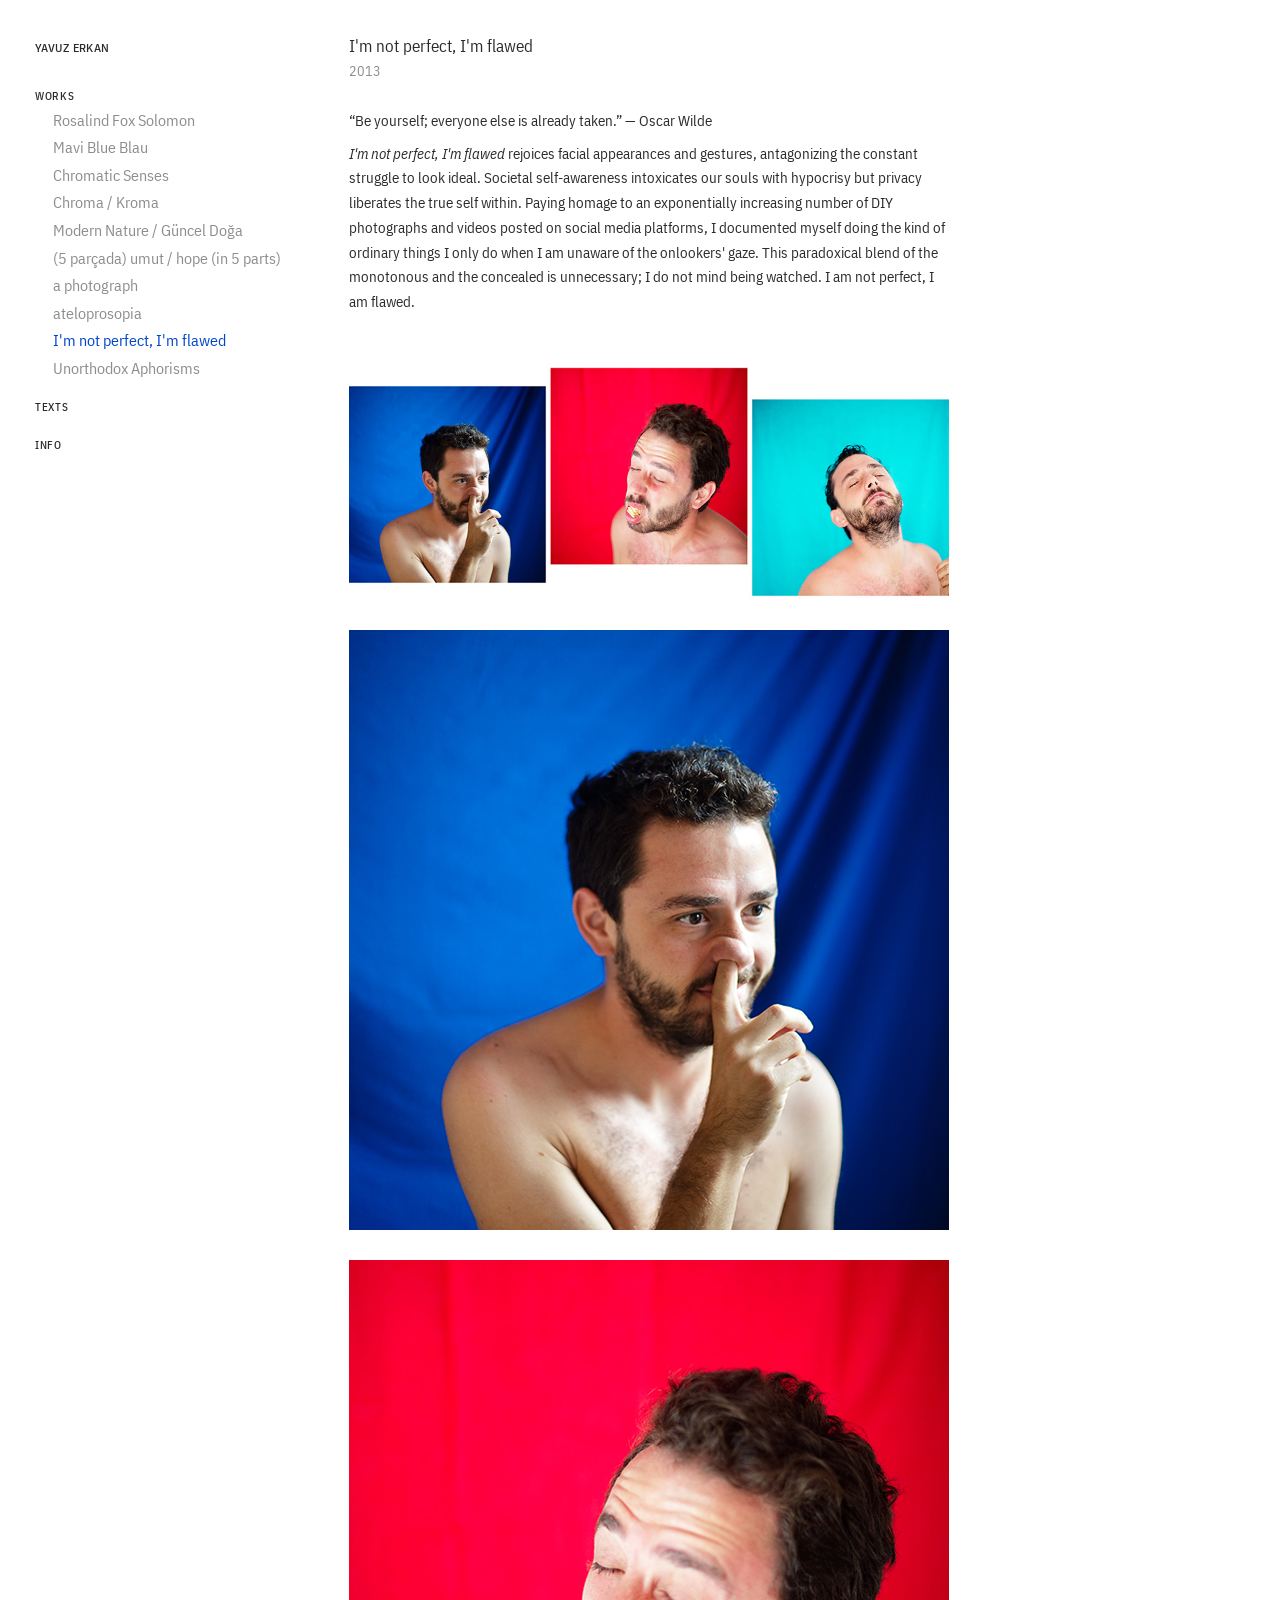
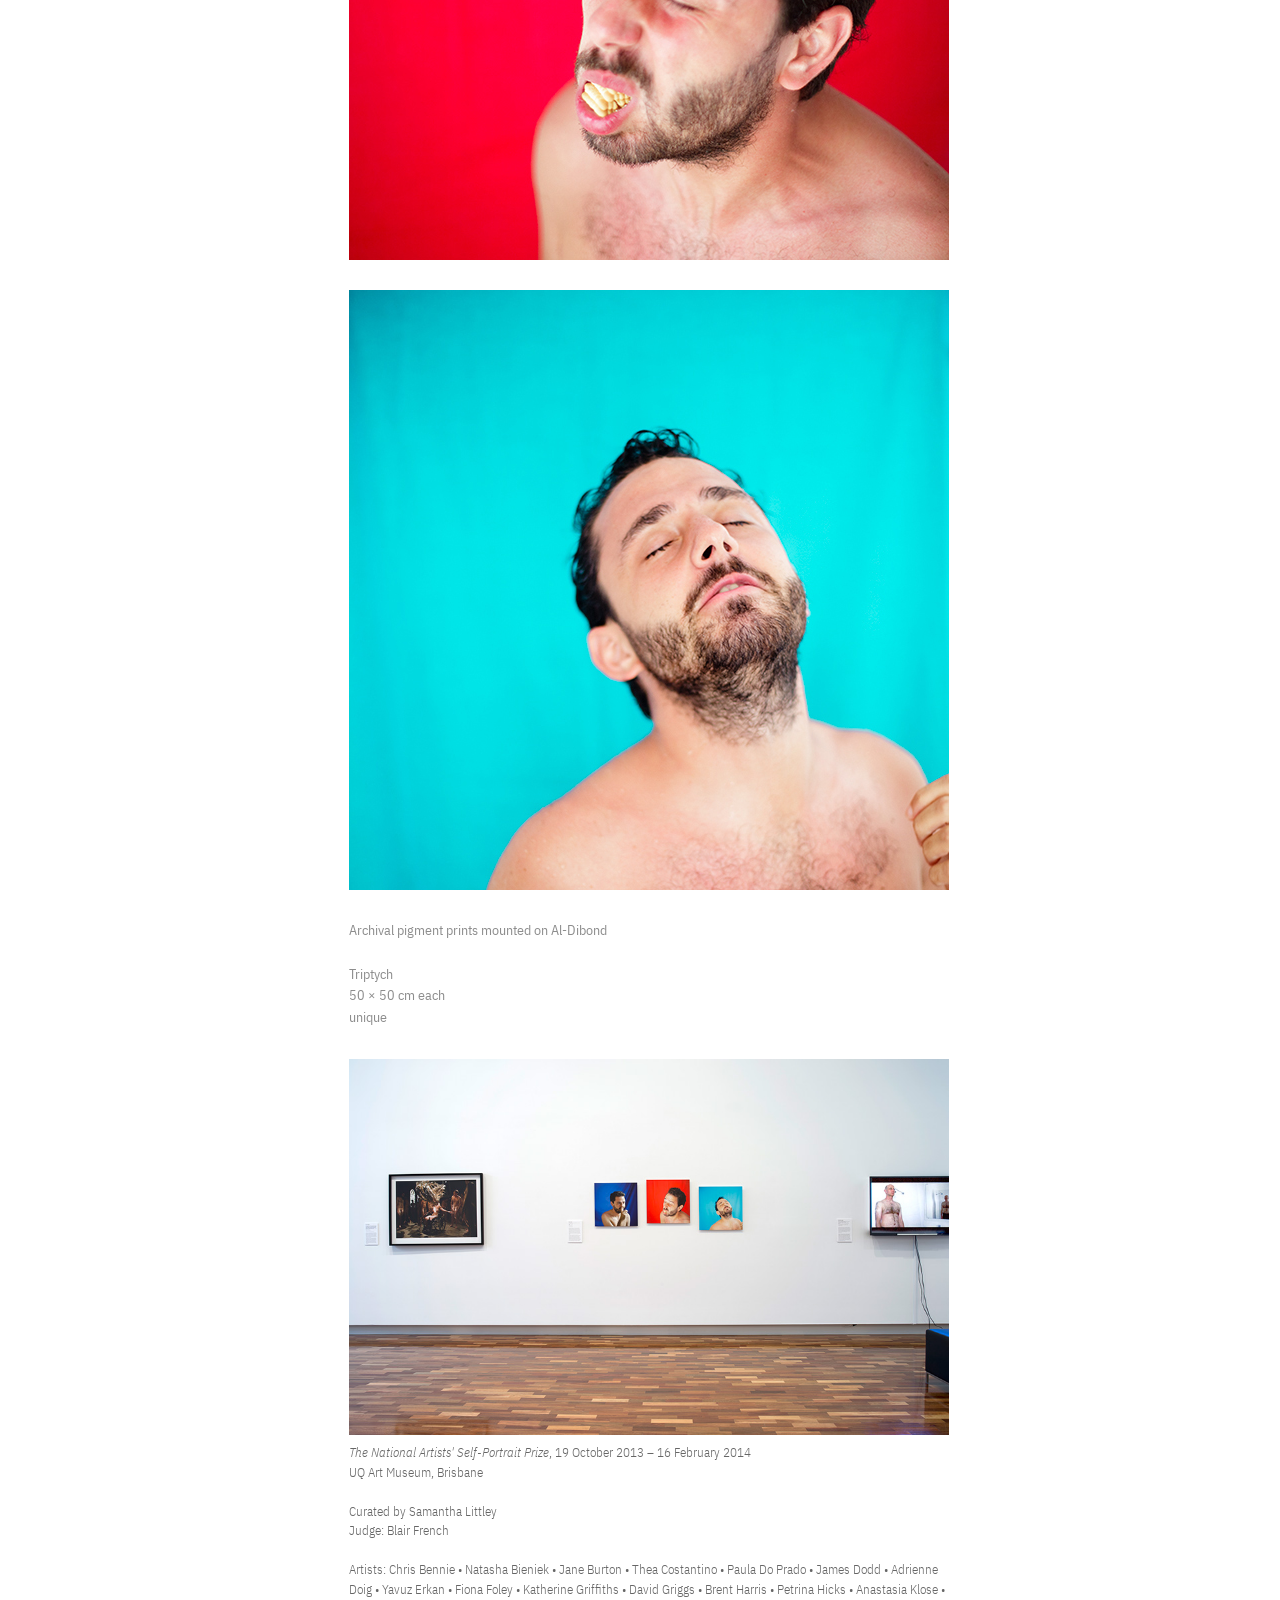
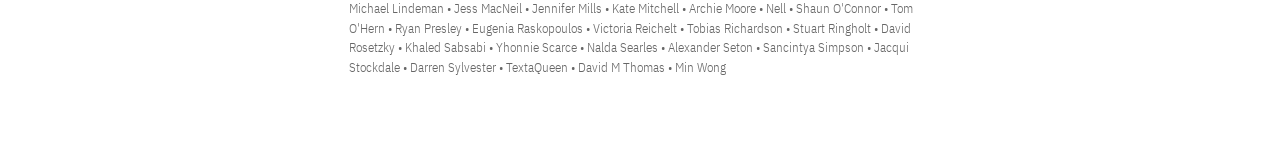
<file: pages/work/i-am-not-perfect.html>
<!DOCTYPE html>

<html lang="en">
<head>
<meta charset="utf-8"/>
<meta content="width=device-width, initial-scale=1" name="viewport"/>
<meta content="I'm not perfect, I'm flawed, a project by Yavuz Erkan." name="description"/>
<title>I'm not perfect, I'm flawed — Yavuz Erkan</title>
<link href="https://fonts.googleapis.com" rel="preconnect"/>
<link crossorigin="" href="https://fonts.gstatic.com" rel="preconnect"/>
<link href="https://fonts.googleapis.com/css2?family=IBM+Plex+Sans+Condensed:wght@400;500&amp;display=block" rel="stylesheet"/>
<link href="../../css/main.css?v=29" rel="stylesheet"/><link href="https://yavuzerkan.net/pages/work/i-am-not-perfect.html" rel="canonical"/><link href="../../favicon.svg" rel="icon" type="image/svg+xml"/><link href="../../favicon.ico" rel="icon" sizes="any"/><link href="../../icons/apple-touch-icon.png" rel="apple-touch-icon"/><link href="../../site.webmanifest" rel="manifest"/><meta content="website" property="og:type"/><meta content="I'm not perfect, I'm flawed — Yavuz Erkan" property="og:title"/><meta content="I'm not perfect, I'm flawed, a project by Yavuz Erkan." property="og:description"/><meta content="https://yavuzerkan.net/pages/work/i-am-not-perfect.html" property="og:url"/><meta content="https://yavuzerkan.net/og-image.jpg" property="og:image"/><meta content="Yavuz Erkan" property="og:site_name"/><meta content="summary_large_image" name="twitter:card"/><meta content="I'm not perfect, I'm flawed — Yavuz Erkan" name="twitter:title"/><meta content="I'm not perfect, I'm flawed, a project by Yavuz Erkan." name="twitter:description"/><meta content="https://yavuzerkan.net/og-image.jpg" name="twitter:image"/><script type="application/ld+json">{"@context": "https://schema.org", "@type": "Person", "name": "Yavuz Erkan", "url": "https://yavuzerkan.net/", "jobTitle": ["Artist", "Researcher", "Writer"], "homeLocation": {"@type": "Place", "name": "Istanbul, Türkiye"}, "image": "https://yavuzerkan.net/og-image.jpg"}</script></head>
<body>
<nav aria-label="Main navigation" class="site-menu">
<h1 class="site-title"><a href="../../index.html">YAVUZ ERKAN</a></h1>
<details class="menu-section" open="">
<summary>WORKS</summary>
<div class="submenu"><a href="rosalind-fox-solomon.html">Rosalind Fox Solomon</a>
<a href="blue.html">Mavi Blue Blau</a>
<a href="chromatic-senses.html">Chromatic Senses</a>
<a href="chroma.html">Chroma / Kroma</a>
<a href="modern-nature.html">Modern Nature / Güncel Doğa</a>
<a href="hope.html">(5 parçada) umut / hope (in 5 parts)</a>
<a href="a-photograph.html">a photograph</a>
<a href="ateloprosopia.html">ateloprosopia</a>
<a aria-current="page" class="current" href="i-am-not-perfect.html">I'm not perfect, I'm flawed</a>
<a href="unorthodox-aphorisms.html">Unorthodox Aphorisms</a>
</div>
</details>
<a class="section-link" href="../texts/index.html">TEXTS</a>
<a class="section-link" href="../info.html">INFO</a>
</nav>
<main class="content">
<section class="project-introduction">
<h2 class="project-title">I'm not perfect, I'm flawed</h2>
<span class="project-year">2013</span>
<blockquote class="project-quotation">
<p>“Be yourself; everyone else is already taken.” — Oscar Wilde</p>
</blockquote>
<div class="project-text project-text--small">
<p><em>I'm not perfect, I'm flawed</em> rejoices facial appearances and gestures, antagonizing the constant struggle to look ideal. Societal self-awareness intoxicates our souls with hypocrisy but privacy liberates the true self within. Paying homage to an exponentially increasing number of DIY photographs and videos posted on social media platforms, I documented myself doing the kind of ordinary things I only do when I am unaware of the onlookers' gaze. This paradoxical blend of the monotonous and the concealed is unnecessary; I do not mind being watched. I am not perfect, I am flawed.</p>
</div>
</section>
<section aria-label="I'm not perfect, I'm flawed photographs" class="project-image-sequence">
<figure class="project-work">
<img alt="I'm not perfect, I'm flawed shown as a three-part work" decoding="async" height="356" loading="lazy" src="../../images/i-am-not-perfect-triptych.jpg" width="900"/>
</figure>
<figure class="project-work">
<img alt="I'm not perfect, I'm flawed, part 1" decoding="async" height="600" loading="eager" src="../../images/i-am-not-perfect-01.jpg" width="600"/>
</figure>
<figure class="project-work">
<img alt="I'm not perfect, I'm flawed, part 2" decoding="async" height="600" loading="lazy" src="../../images/i-am-not-perfect-02.jpg" width="600"/>
</figure>
<figure class="project-work">
<img alt="I'm not perfect, I'm flawed, part 3" decoding="async" height="600" loading="lazy" src="../../images/i-am-not-perfect-03.jpg" width="600"/>
</figure>
</section>
<section aria-label="Work details" class="project-metadata">
<p>Archival pigment prints mounted on Al-Dibond<br/><br/>
        Triptych<br/>
        50 × 50 cm each<br/>
        unique</p>
</section>
<section aria-label="Installation documentation" class="installation-views">
<section class="installation-group">
<figure>
<img alt="I'm not perfect, I'm flawed installed at UQ Art Museum" decoding="async" height="565" loading="lazy" src="../../images/i-am-not-perfect-installation-01.jpg" width="900"/>
</figure>
<p class="installation-credit">
<em>The National Artists' Self-Portrait Prize</em>, 19 October 2013 – 16 February 2014<br/>
                UQ Art Museum, Brisbane<br/><br/>
                Curated by Samantha Littley<br/>
                Judge: Blair French<br/><br/>
                Artists: Chris Bennie • Natasha Bieniek • Jane Burton • Thea Costantino • Paula Do Prado • James Dodd • Adrienne Doig • Yavuz Erkan • Fiona Foley • Katherine Griffiths • David Griggs • Brent Harris • Petrina Hicks • Anastasia Klose • Michael Lindeman • Jess MacNeil • Jennifer Mills • Kate Mitchell • Archie Moore • Nell • Shaun O'Connor • Tom O'Hern • Ryan Presley • Eugenia Raskopoulos • Victoria Reichelt • Tobias Richardson • Stuart Ringholt • David Rosetzky • Khaled Sabsabi • Yhonnie Scarce • Nalda Searles • Alexander Seton • Sancintya Simpson • Jacqui Stockdale • Darren Sylvester • TextaQueen • David M Thomas • Min Wong
            </p>
</section>
</section>
</main>
</body>
</html>
</file>
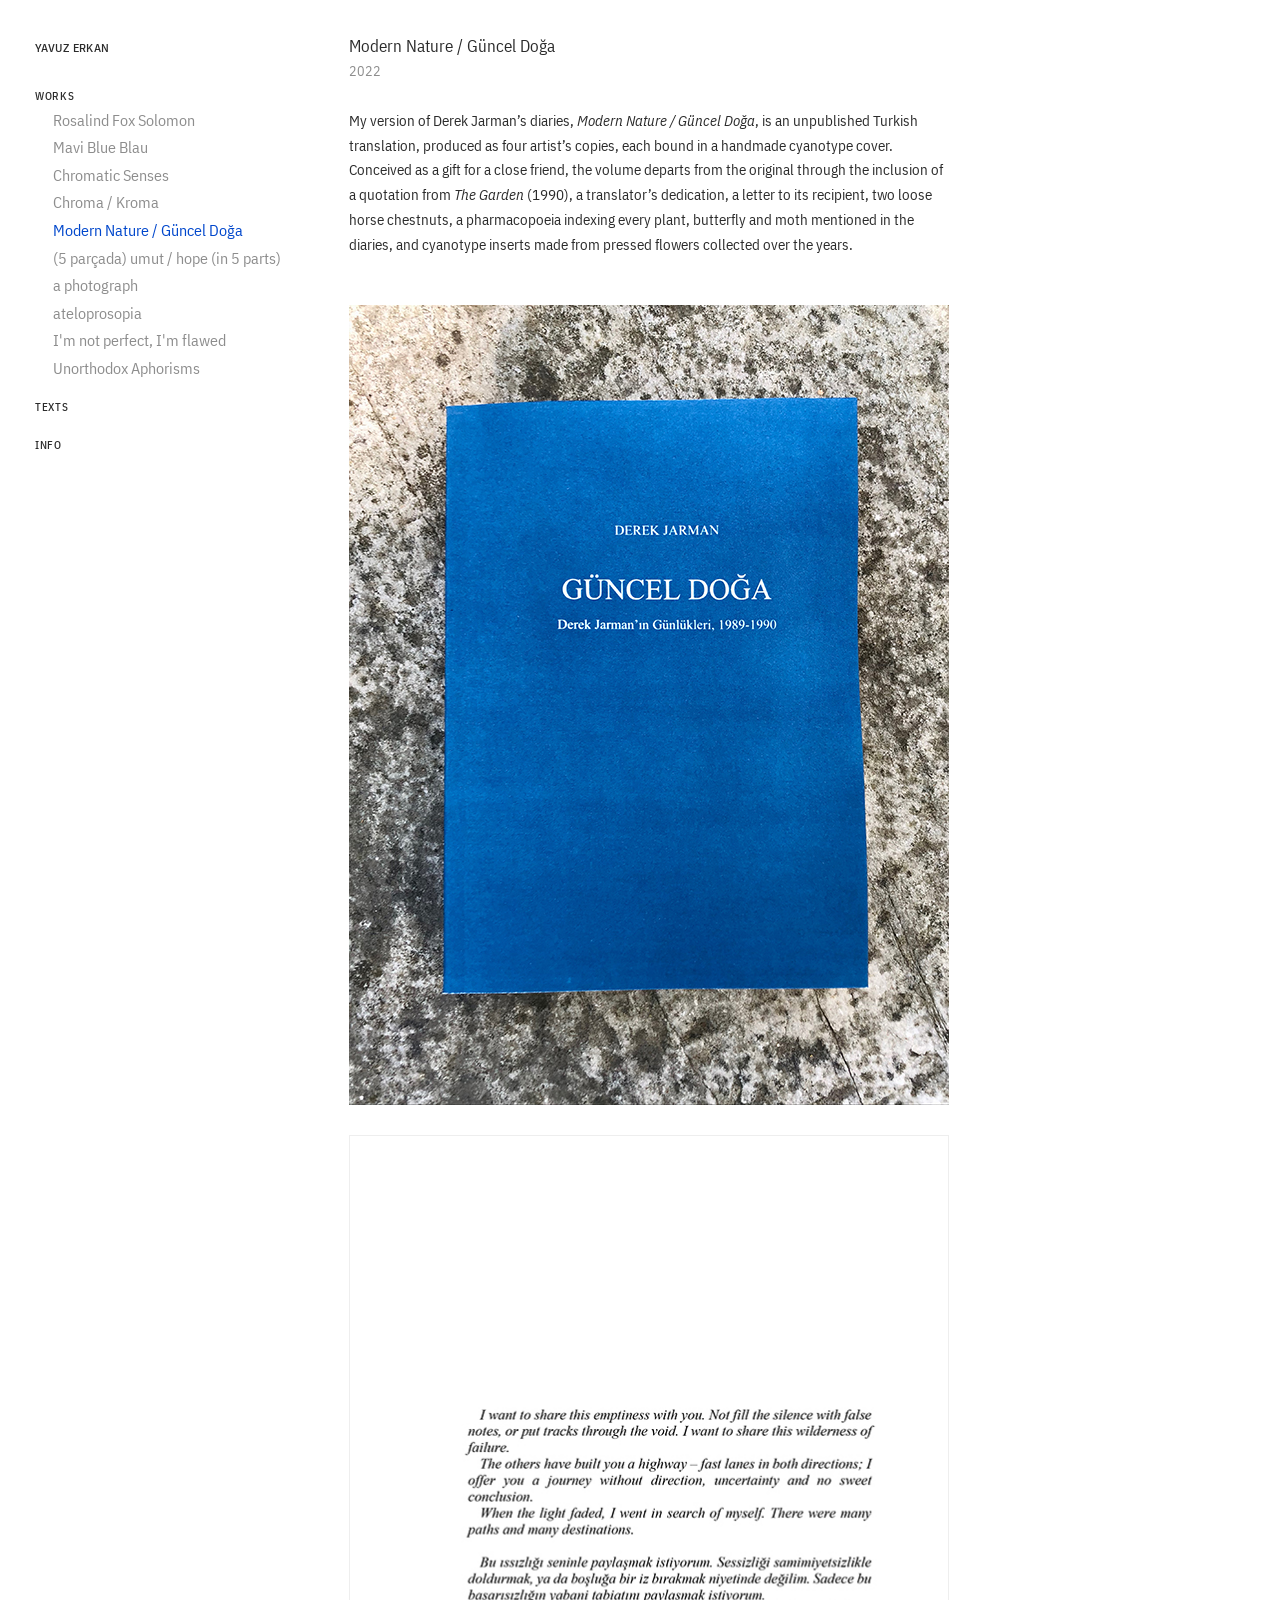
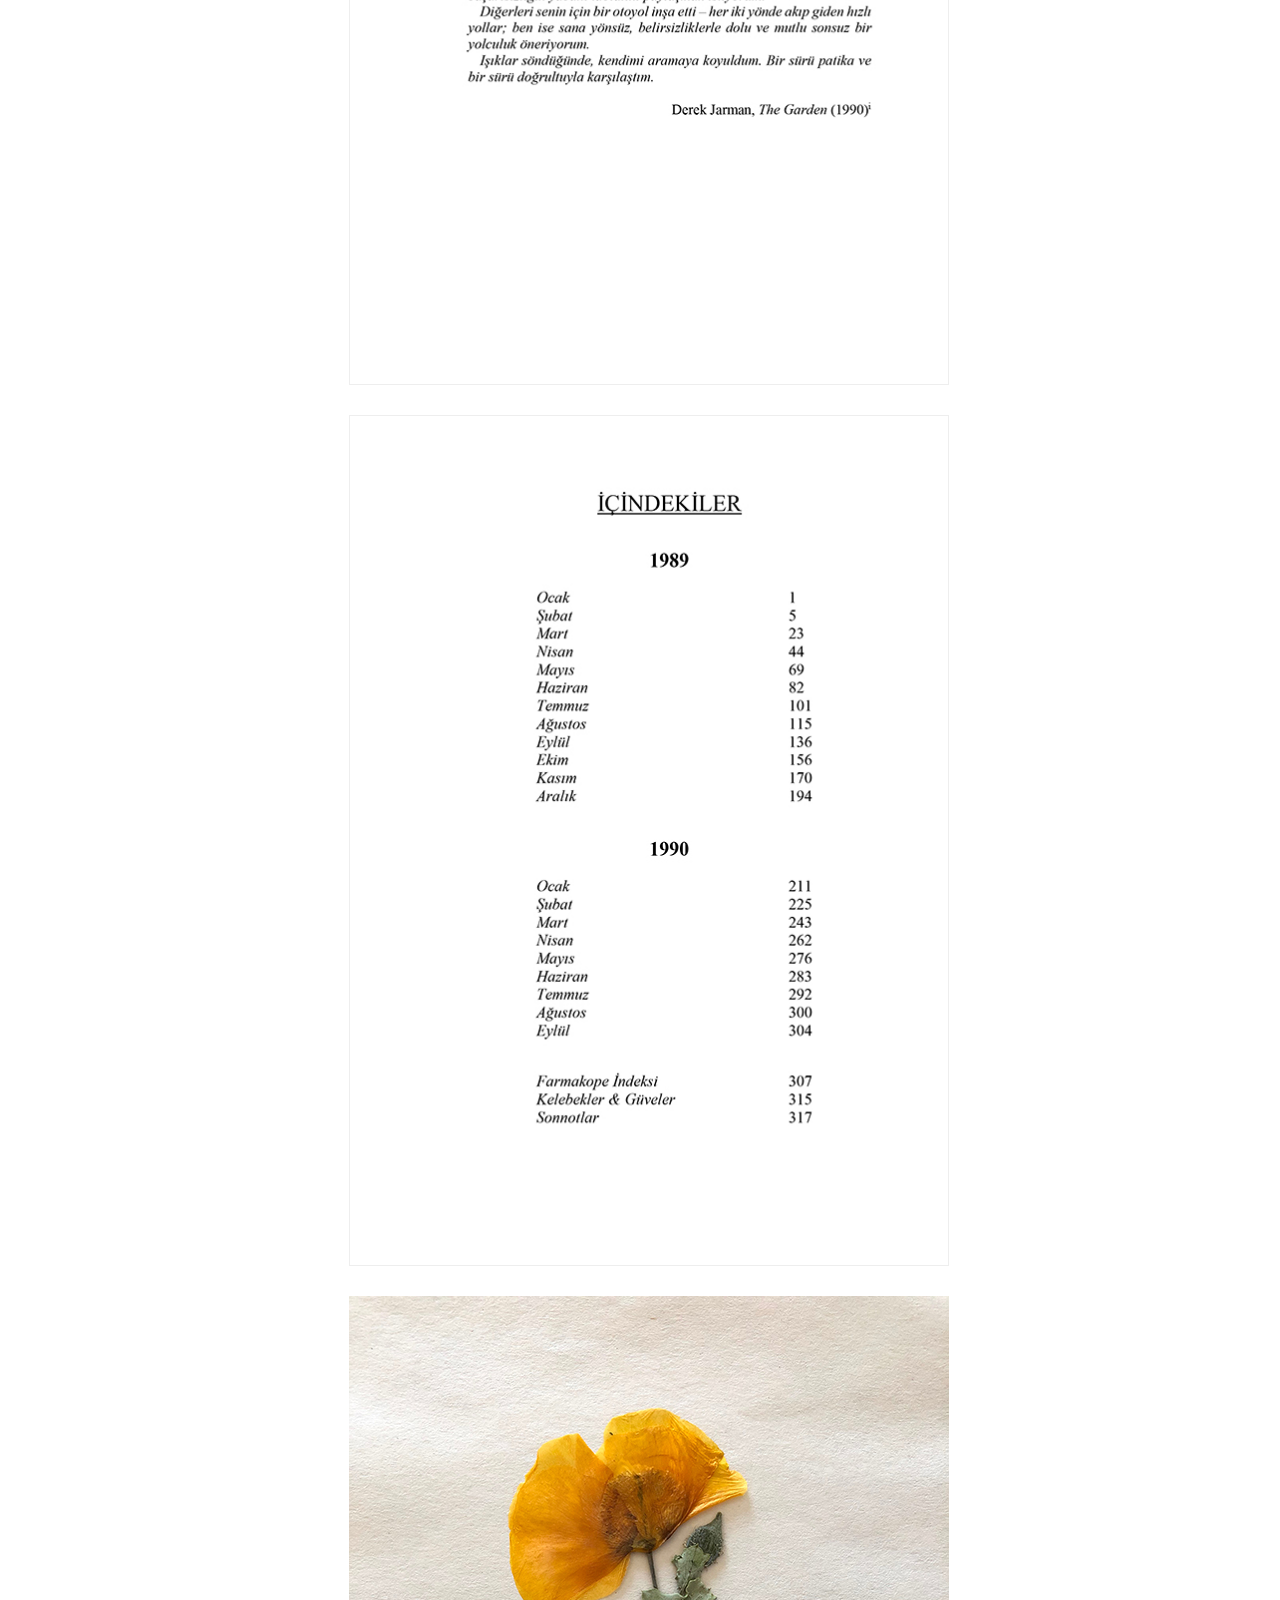
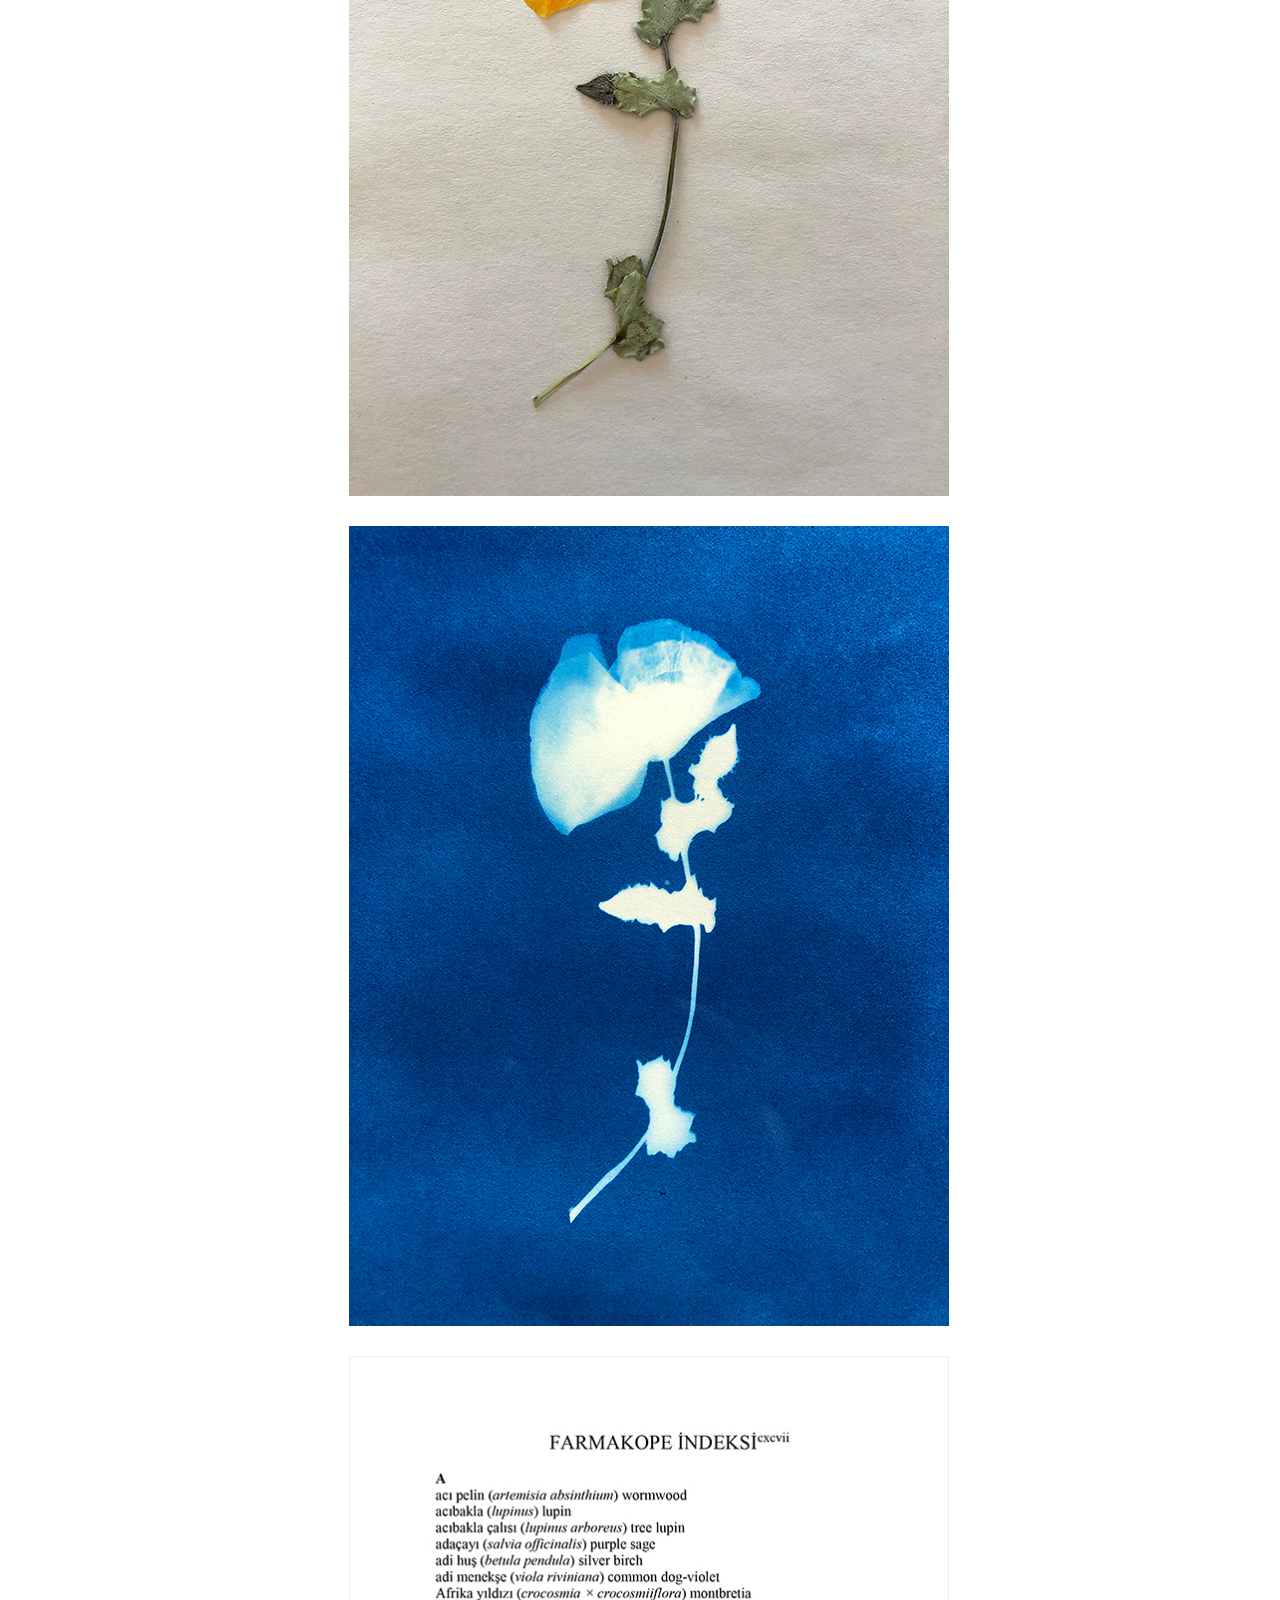
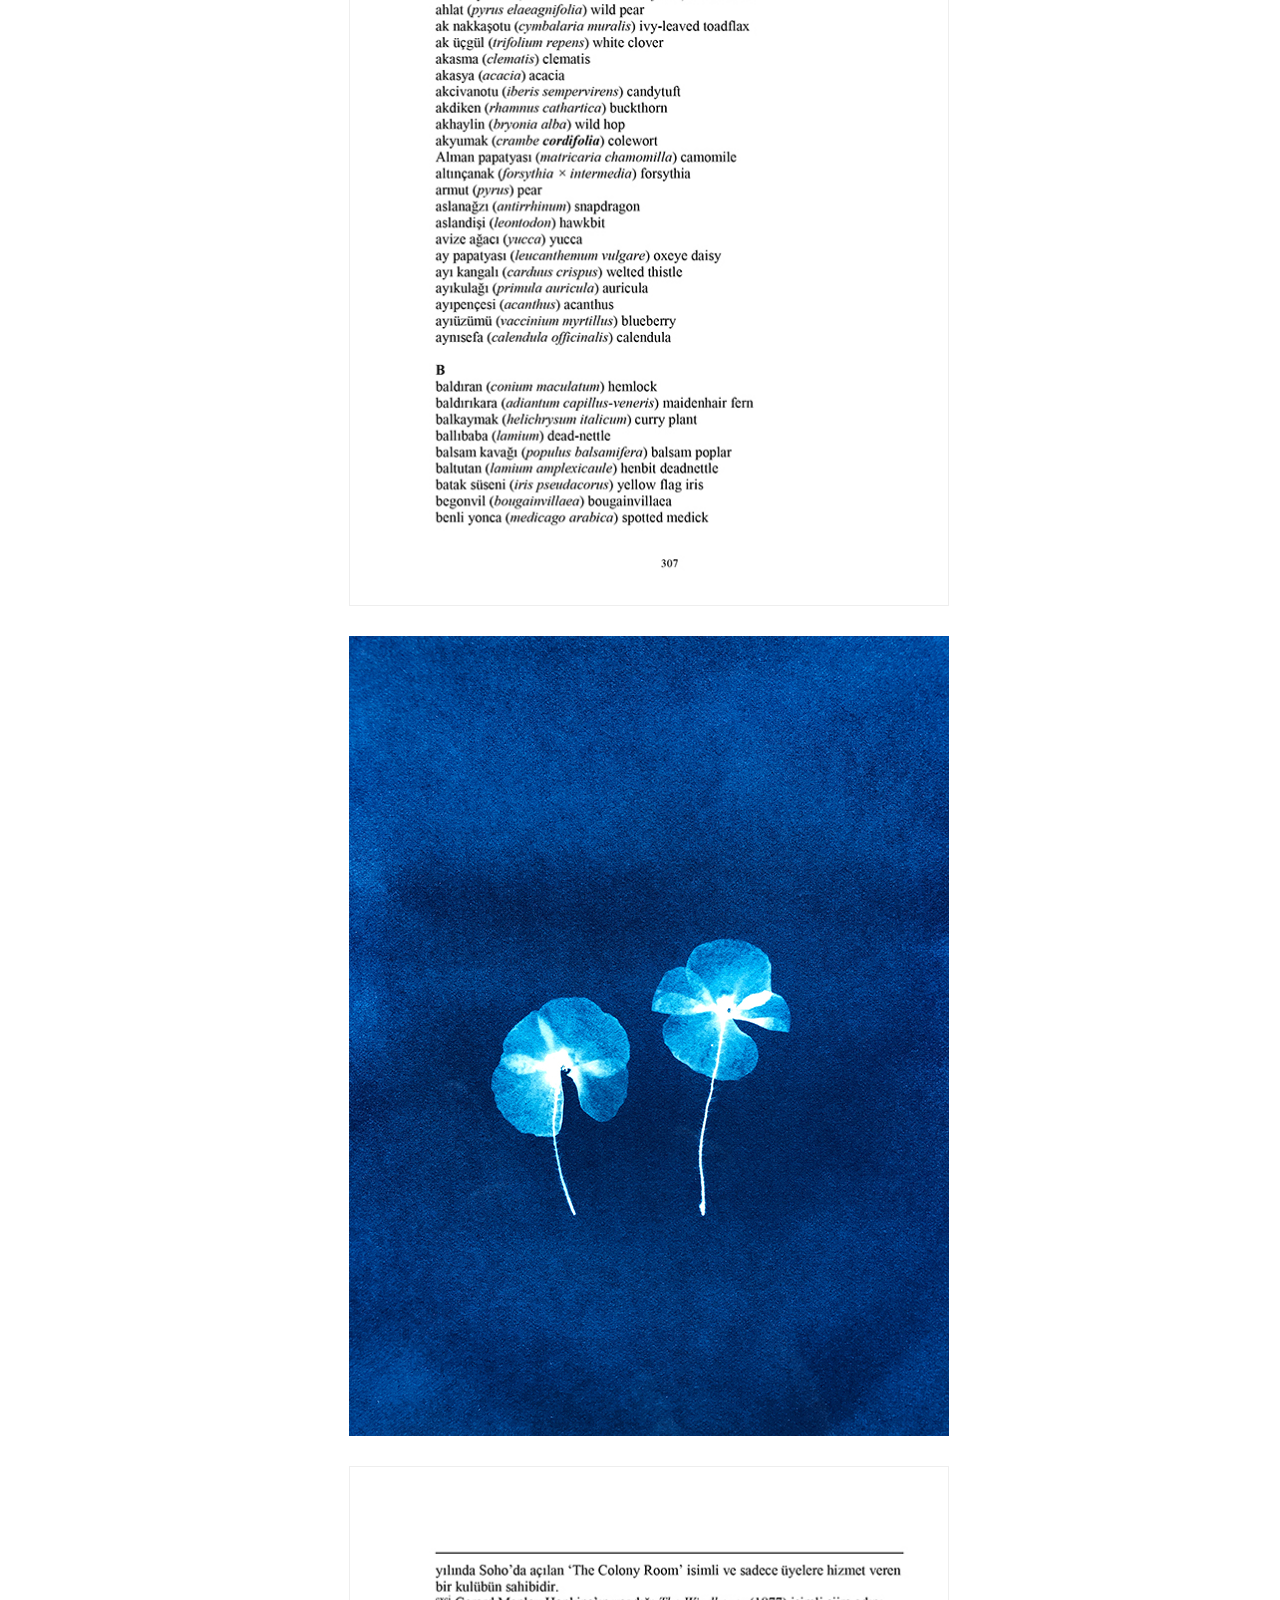
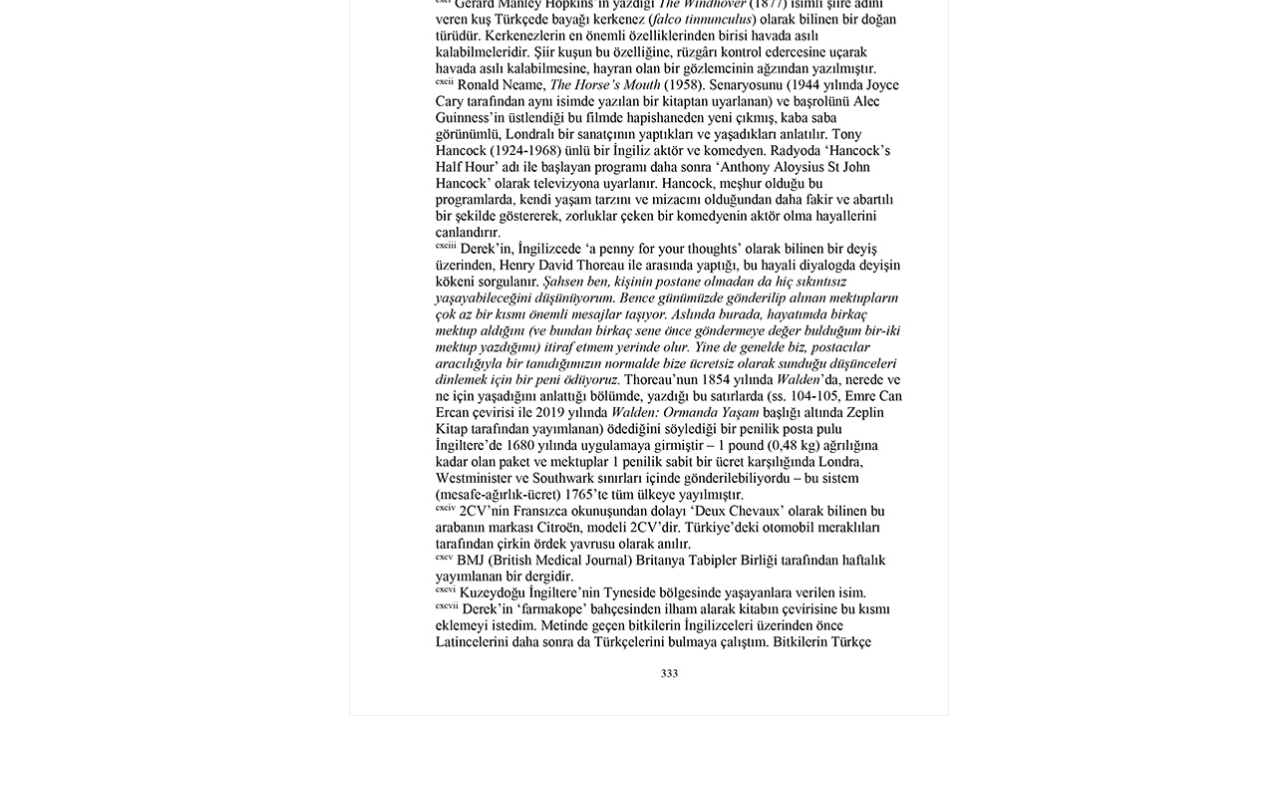
<file: pages/work/modern-nature.html>
<!DOCTYPE html>

<html lang="en">
<head>
<meta charset="utf-8"/>
<meta content="width=device-width, initial-scale=1" name="viewport"/>
<meta content="Modern Nature / Güncel Doğa, a project by Yavuz Erkan." name="description"/>
<title>Modern Nature / Güncel Doğa — Yavuz Erkan</title>
<link href="https://fonts.googleapis.com" rel="preconnect"/>
<link crossorigin="" href="https://fonts.gstatic.com" rel="preconnect"/>
<link href="https://fonts.googleapis.com/css2?family=IBM+Plex+Sans+Condensed:wght@400;500&amp;display=block" rel="stylesheet"/>
<link href="../../css/main.css?v=29" rel="stylesheet"/>
<link href="https://yavuzerkan.net/pages/work/modern-nature.html" rel="canonical"/><link href="../../favicon.svg" rel="icon" type="image/svg+xml"/><link href="../../favicon.ico" rel="icon" sizes="any"/><link href="../../icons/apple-touch-icon.png" rel="apple-touch-icon"/><link href="../../site.webmanifest" rel="manifest"/><meta content="website" property="og:type"/><meta content="Modern Nature / Güncel Doğa — Yavuz Erkan" property="og:title"/><meta content="Modern Nature / Güncel Doğa, a project by Yavuz Erkan." property="og:description"/><meta content="https://yavuzerkan.net/pages/work/modern-nature.html" property="og:url"/><meta content="https://yavuzerkan.net/og-image.jpg" property="og:image"/><meta content="Yavuz Erkan" property="og:site_name"/><meta content="summary_large_image" name="twitter:card"/><meta content="Modern Nature / Güncel Doğa — Yavuz Erkan" name="twitter:title"/><meta content="Modern Nature / Güncel Doğa, a project by Yavuz Erkan." name="twitter:description"/><meta content="https://yavuzerkan.net/og-image.jpg" name="twitter:image"/><script type="application/ld+json">{"@context": "https://schema.org", "@type": "Person", "name": "Yavuz Erkan", "url": "https://yavuzerkan.net/", "jobTitle": ["Artist", "Researcher", "Writer"], "homeLocation": {"@type": "Place", "name": "Istanbul, Türkiye"}, "image": "https://yavuzerkan.net/og-image.jpg"}</script></head>
<body>
<nav aria-label="Main navigation" class="site-menu">
<h1 class="site-title"><a href="../../index.html">YAVUZ ERKAN</a></h1>
<details class="menu-section" open="">
<summary>WORKS</summary>
<div class="submenu"><a href="rosalind-fox-solomon.html">Rosalind Fox Solomon</a>
<a href="blue.html">Mavi Blue Blau</a>
<a href="chromatic-senses.html">Chromatic Senses</a>
<a href="chroma.html">Chroma / Kroma</a>
<a aria-current="page" class="current" href="modern-nature.html">Modern Nature / Güncel Doğa</a>
<a href="hope.html">(5 parçada) umut / hope (in 5 parts)</a>
<a href="a-photograph.html">a photograph</a>
<a href="ateloprosopia.html">ateloprosopia</a>
<a href="i-am-not-perfect.html">I'm not perfect, I'm flawed</a>
<a href="unorthodox-aphorisms.html">Unorthodox Aphorisms</a>
</div>
</details>
<a class="section-link" href="../texts/index.html">TEXTS</a>
<a class="section-link" href="../info.html">INFO</a>
</nav>
<main class="content">
<section class="project-introduction modern-nature-introduction">
<h2 class="project-title">Modern Nature / Güncel Doğa</h2>
<span class="project-year">2022</span>
<div class="project-text project-text--small">
<p>My version of Derek Jarman’s diaries, <em>Modern Nature / Güncel Doğa</em>, is an unpublished Turkish translation, produced as four artist’s copies, each bound in a handmade cyanotype cover. Conceived as a gift for a close friend, the volume departs from the original through the inclusion of a quotation from <em>The Garden</em> (1990), a translator’s dedication, a letter to its recipient, two loose horse chestnuts, a pharmacopoeia indexing every plant, butterfly and moth mentioned in the diaries, and cyanotype inserts made from pressed flowers collected over the years.</p>
</div>
</section>
<section aria-label="Modern Nature / Güncel Doğa details" class="project-image-sequence">
<figure class="project-work"><img alt="Handmade cyanotype cover of Modern Nature / Güncel Doğa" decoding="async" height="800" loading="eager" src="../../images/modern-nature-01-cover.jpg" width="600"/></figure>
<figure class="project-work modern-nature-book-page"><img alt="Opening quotation from Derek Jarman’s film The Garden, in English and Turkish" decoding="async" height="851" loading="lazy" src="../../images/modern-nature-02-garden-quotation.jpg" width="600"/></figure>
<figure class="project-work modern-nature-book-page"><img alt="Contents page of Modern Nature / Güncel Doğa" decoding="async" height="851" loading="lazy" src="../../images/modern-nature-03-contents.jpg" width="600"/></figure>
<figure class="project-work"><img alt="Pressed flower used to make a cyanotype insert" decoding="async" height="800" loading="lazy" src="../../images/modern-nature-04-pressed-flower.jpg" width="600"/></figure>
<figure class="project-work"><img alt="Cyanotype insert made from a pressed flower" decoding="async" height="800" loading="lazy" src="../../images/modern-nature-05-cyanotype.jpg" width="600"/></figure>
<figure class="project-work modern-nature-book-page"><img alt="A page from the pharmacopoeia indexing plants mentioned in the diaries" decoding="async" height="851" loading="lazy" src="../../images/modern-nature-06-pharmacopoeia.jpg" width="600"/></figure>
<figure class="project-work"><img alt="Cyanotype insert showing two pressed flowers" decoding="async" height="800" loading="lazy" src="../../images/modern-nature-07-cyanotype.jpg" width="600"/></figure>
<figure class="project-work modern-nature-book-page"><img alt="A page from the translator’s endnotes" decoding="async" height="851" loading="lazy" src="../../images/modern-nature-08-endnotes.jpg" width="600"/></figure>
</section>
</main>
</body>
</html>
</file>
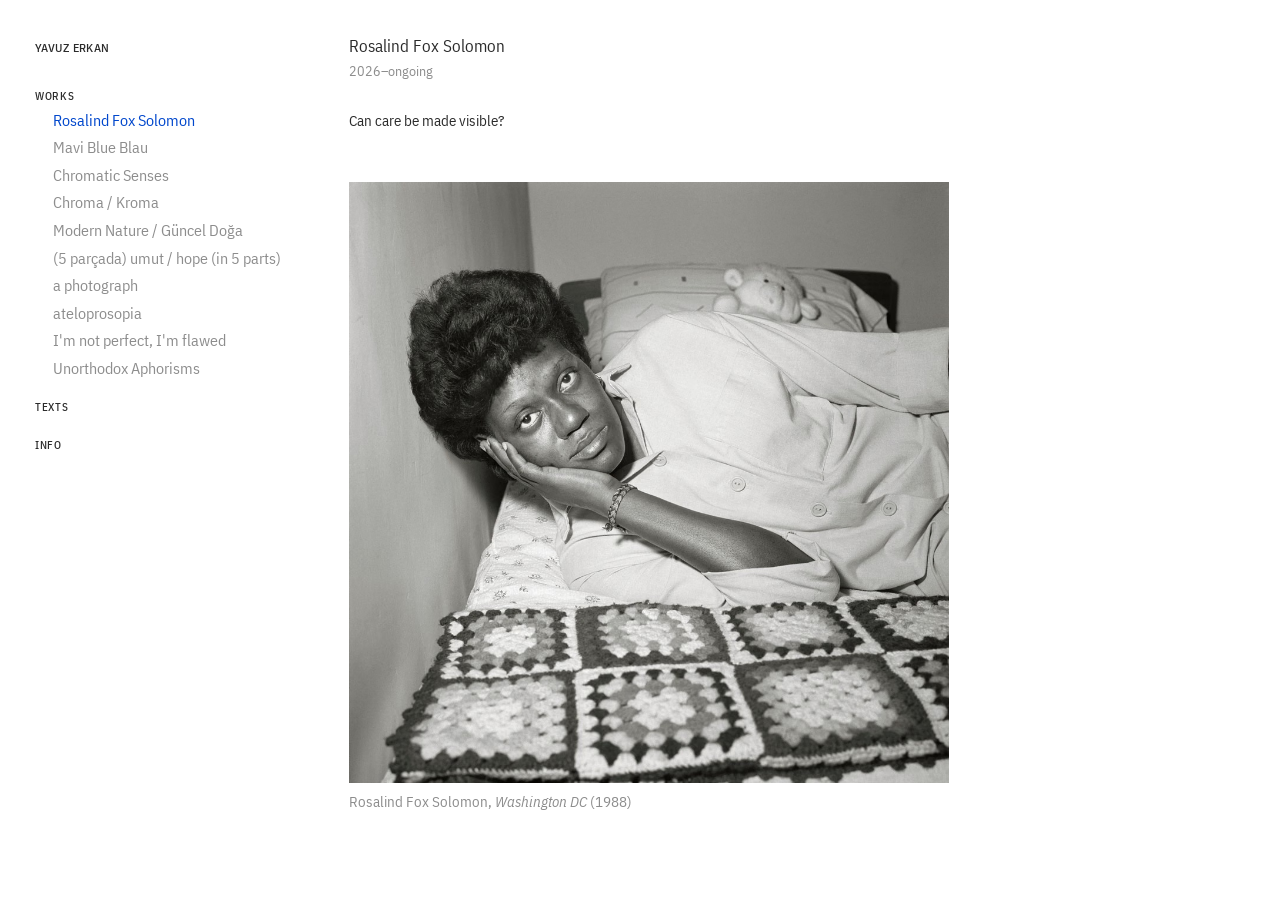
<file: pages/work/rosalind-fox-solomon.html>
<!DOCTYPE html>

<html lang="en">
<head>
<meta charset="utf-8"/>
<meta content="width=device-width, initial-scale=1" name="viewport"/>
<meta content="Rosalind Fox Solomon, a project by Yavuz Erkan." name="description"/>
<title>Rosalind Fox Solomon — Yavuz Erkan</title>
<link href="https://fonts.googleapis.com" rel="preconnect"/>
<link crossorigin="" href="https://fonts.gstatic.com" rel="preconnect"/>
<link href="https://fonts.googleapis.com/css2?family=IBM+Plex+Sans+Condensed:wght@400;500&amp;display=block" rel="stylesheet"/>
<link href="../../css/main.css?v=29" rel="stylesheet"/>
<link href="https://yavuzerkan.net/pages/work/rosalind-fox-solomon.html" rel="canonical"/><link href="../../favicon.svg" rel="icon" type="image/svg+xml"/><link href="../../favicon.ico" rel="icon" sizes="any"/><link href="../../icons/apple-touch-icon.png" rel="apple-touch-icon"/><link href="../../site.webmanifest" rel="manifest"/><meta content="website" property="og:type"/><meta content="Rosalind Fox Solomon — Yavuz Erkan" property="og:title"/><meta content="Rosalind Fox Solomon, a project by Yavuz Erkan." property="og:description"/><meta content="https://yavuzerkan.net/pages/work/rosalind-fox-solomon.html" property="og:url"/><meta content="https://yavuzerkan.net/og-image.jpg" property="og:image"/><meta content="Yavuz Erkan" property="og:site_name"/><meta content="summary_large_image" name="twitter:card"/><meta content="Rosalind Fox Solomon — Yavuz Erkan" name="twitter:title"/><meta content="Rosalind Fox Solomon, a project by Yavuz Erkan." name="twitter:description"/><meta content="https://yavuzerkan.net/og-image.jpg" name="twitter:image"/><script type="application/ld+json">{"@context": "https://schema.org", "@type": "Person", "name": "Yavuz Erkan", "url": "https://yavuzerkan.net/", "jobTitle": ["Artist", "Researcher", "Writer"], "homeLocation": {"@type": "Place", "name": "Istanbul, Türkiye"}, "image": "https://yavuzerkan.net/og-image.jpg"}</script></head>
<body>
<nav aria-label="Main navigation" class="site-menu">
<h1 class="site-title"><a href="../../index.html">YAVUZ ERKAN</a></h1>
<details class="menu-section" open="">
<summary>WORKS</summary>
<div class="submenu"><a aria-current="page" class="current" href="rosalind-fox-solomon.html">Rosalind Fox Solomon</a>
<a href="blue.html">Mavi Blue Blau</a>
<a href="chromatic-senses.html">Chromatic Senses</a>
<a href="chroma.html">Chroma / Kroma</a>
<a href="modern-nature.html">Modern Nature / Güncel Doğa</a>
<a href="hope.html">(5 parçada) umut / hope (in 5 parts)</a>
<a href="a-photograph.html">a photograph</a>
<a href="ateloprosopia.html">ateloprosopia</a>
<a href="i-am-not-perfect.html">I'm not perfect, I'm flawed</a>
<a href="unorthodox-aphorisms.html">Unorthodox Aphorisms</a>
</div>
</details>
<a class="section-link" href="../texts/index.html">TEXTS</a>
<a class="section-link" href="../info.html">INFO</a>
</nav>
<main class="content">
<section class="project-introduction">
<h2 class="project-title">Rosalind Fox Solomon</h2>
<span class="project-year">2026–ongoing</span>
<blockquote class="project-quotation">
<p>Can care be made visible?</p>
</blockquote>
</section>
<section aria-label="Rosalind Fox Solomon research image" class="project-image-sequence">
<figure class="project-work">
<img alt="A woman reclining on a bed and looking toward the camera" decoding="async" height="1023" loading="eager" src="../../images/rosalind-fox-solomon-washington-dc-1988.jpeg" width="1020"/>
<figcaption>Rosalind Fox Solomon, <em>Washington DC</em> (1988)</figcaption>
</figure>
</section>
</main>
</body>
</html>
</file>
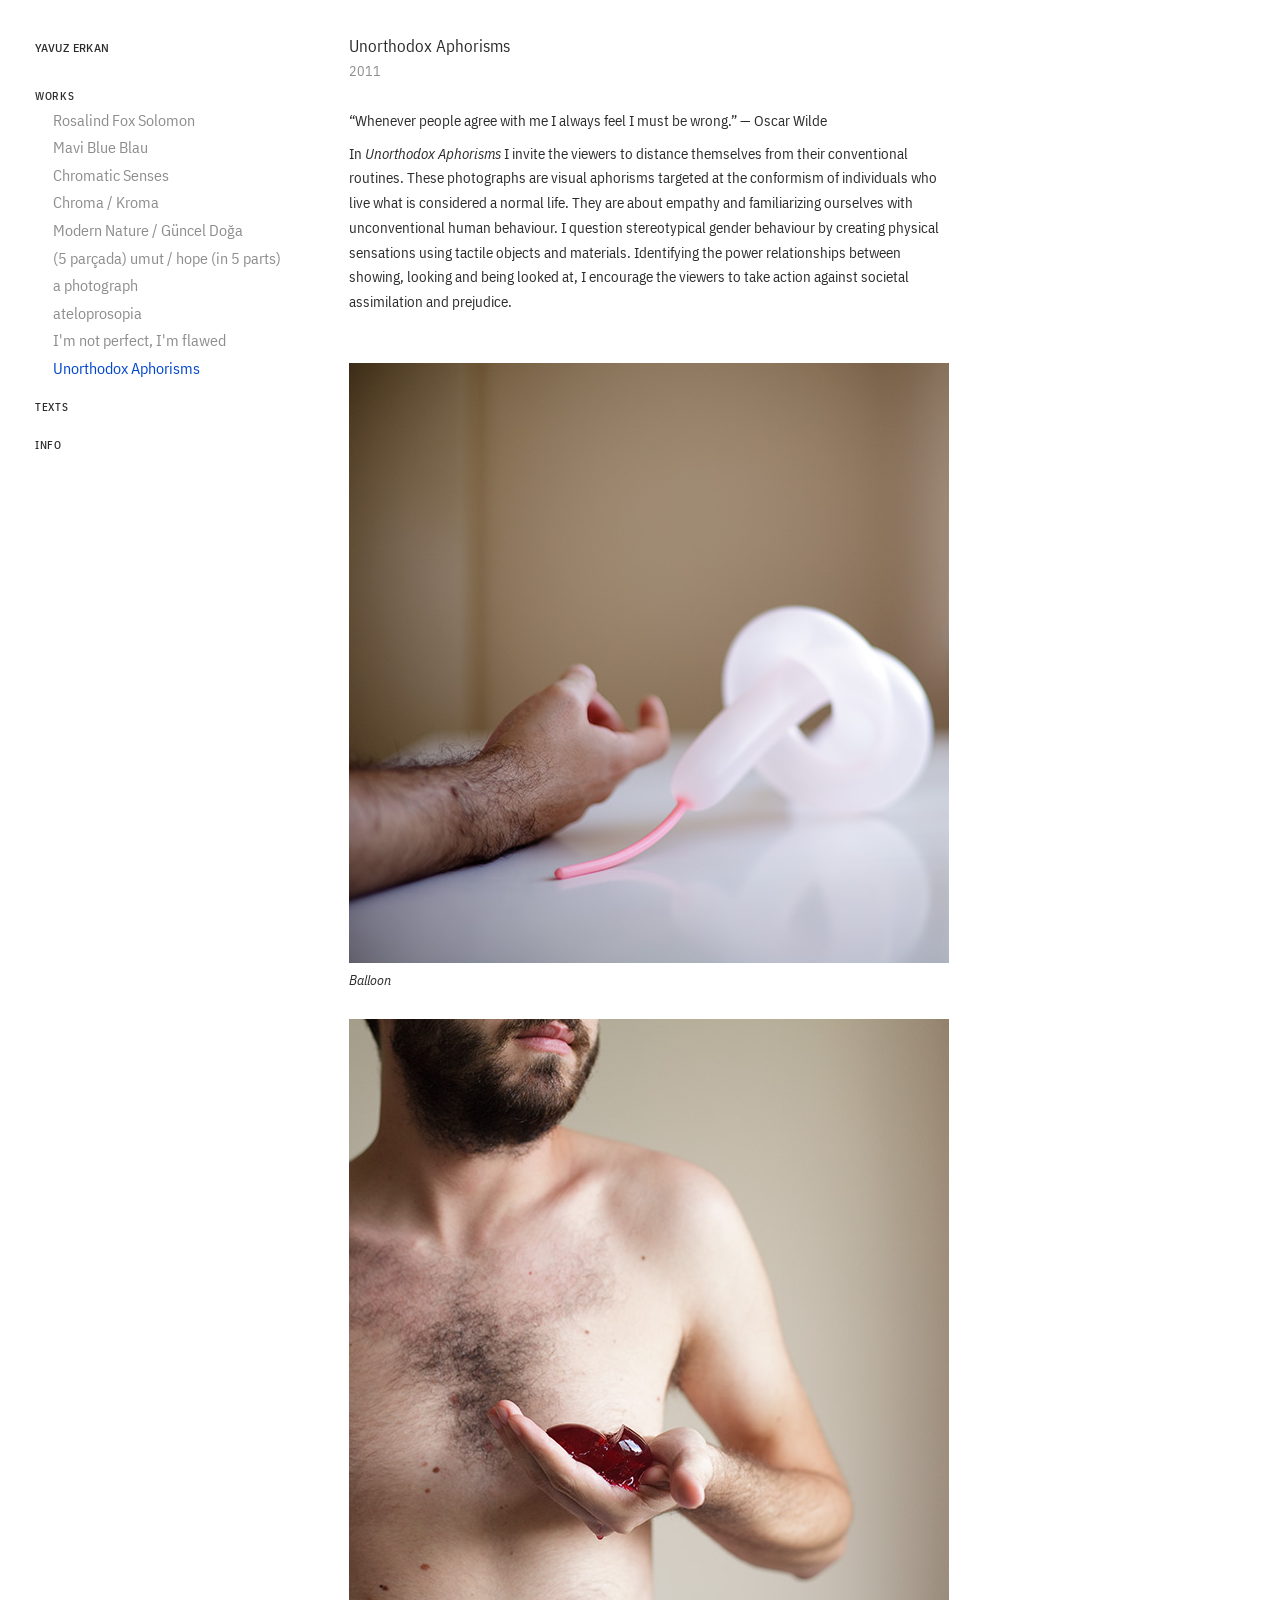
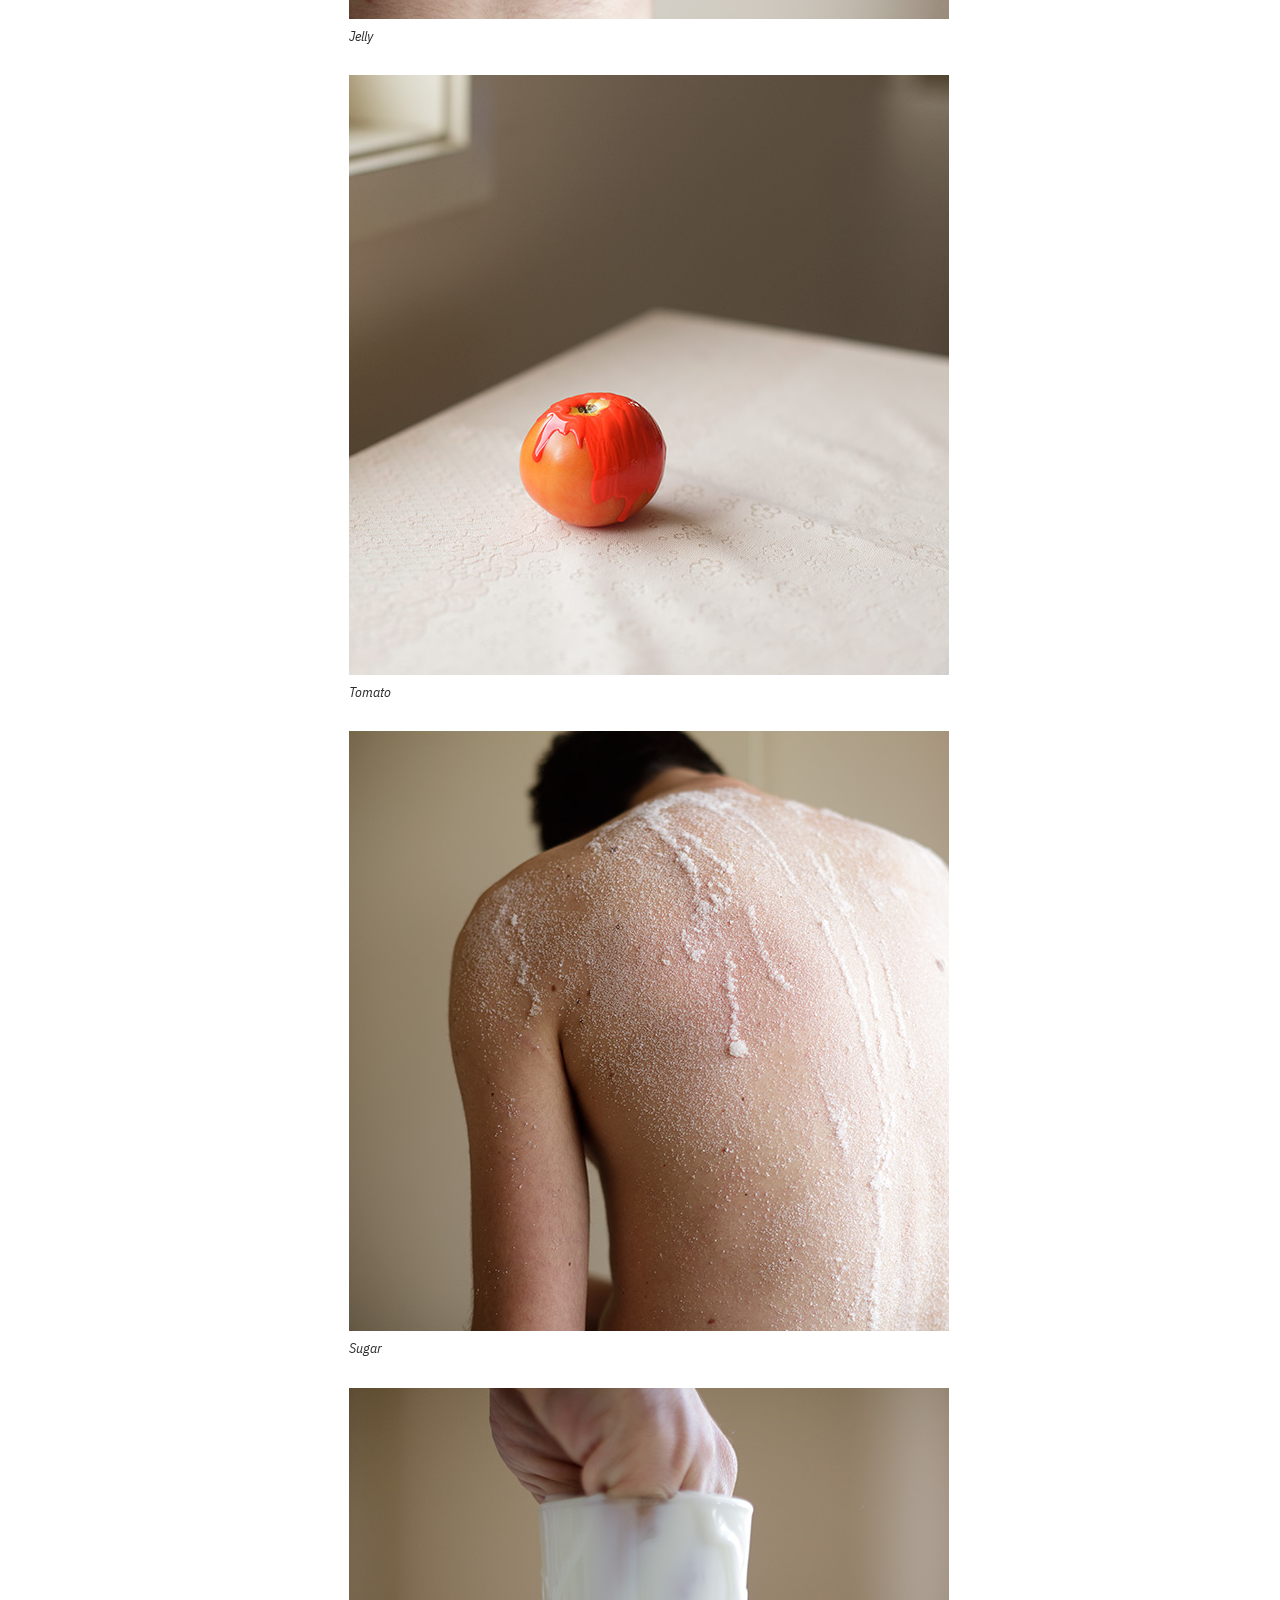
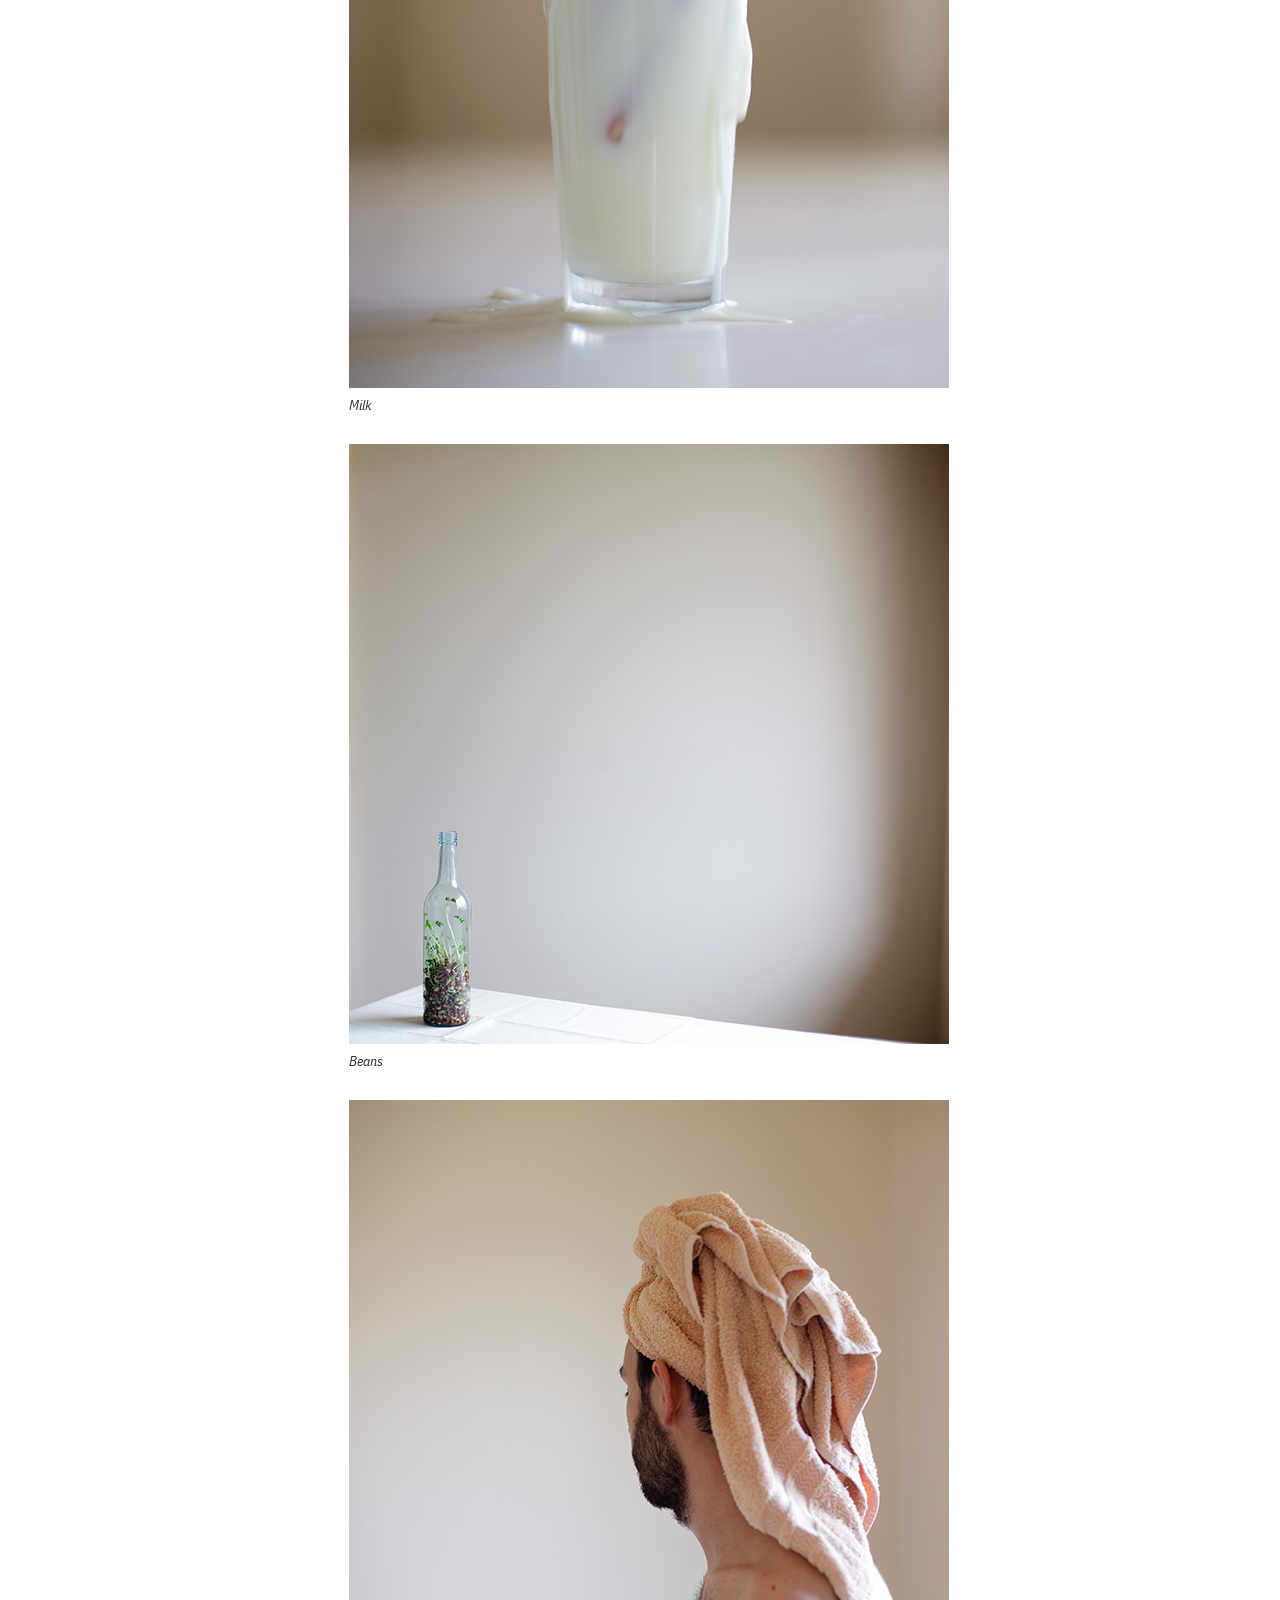
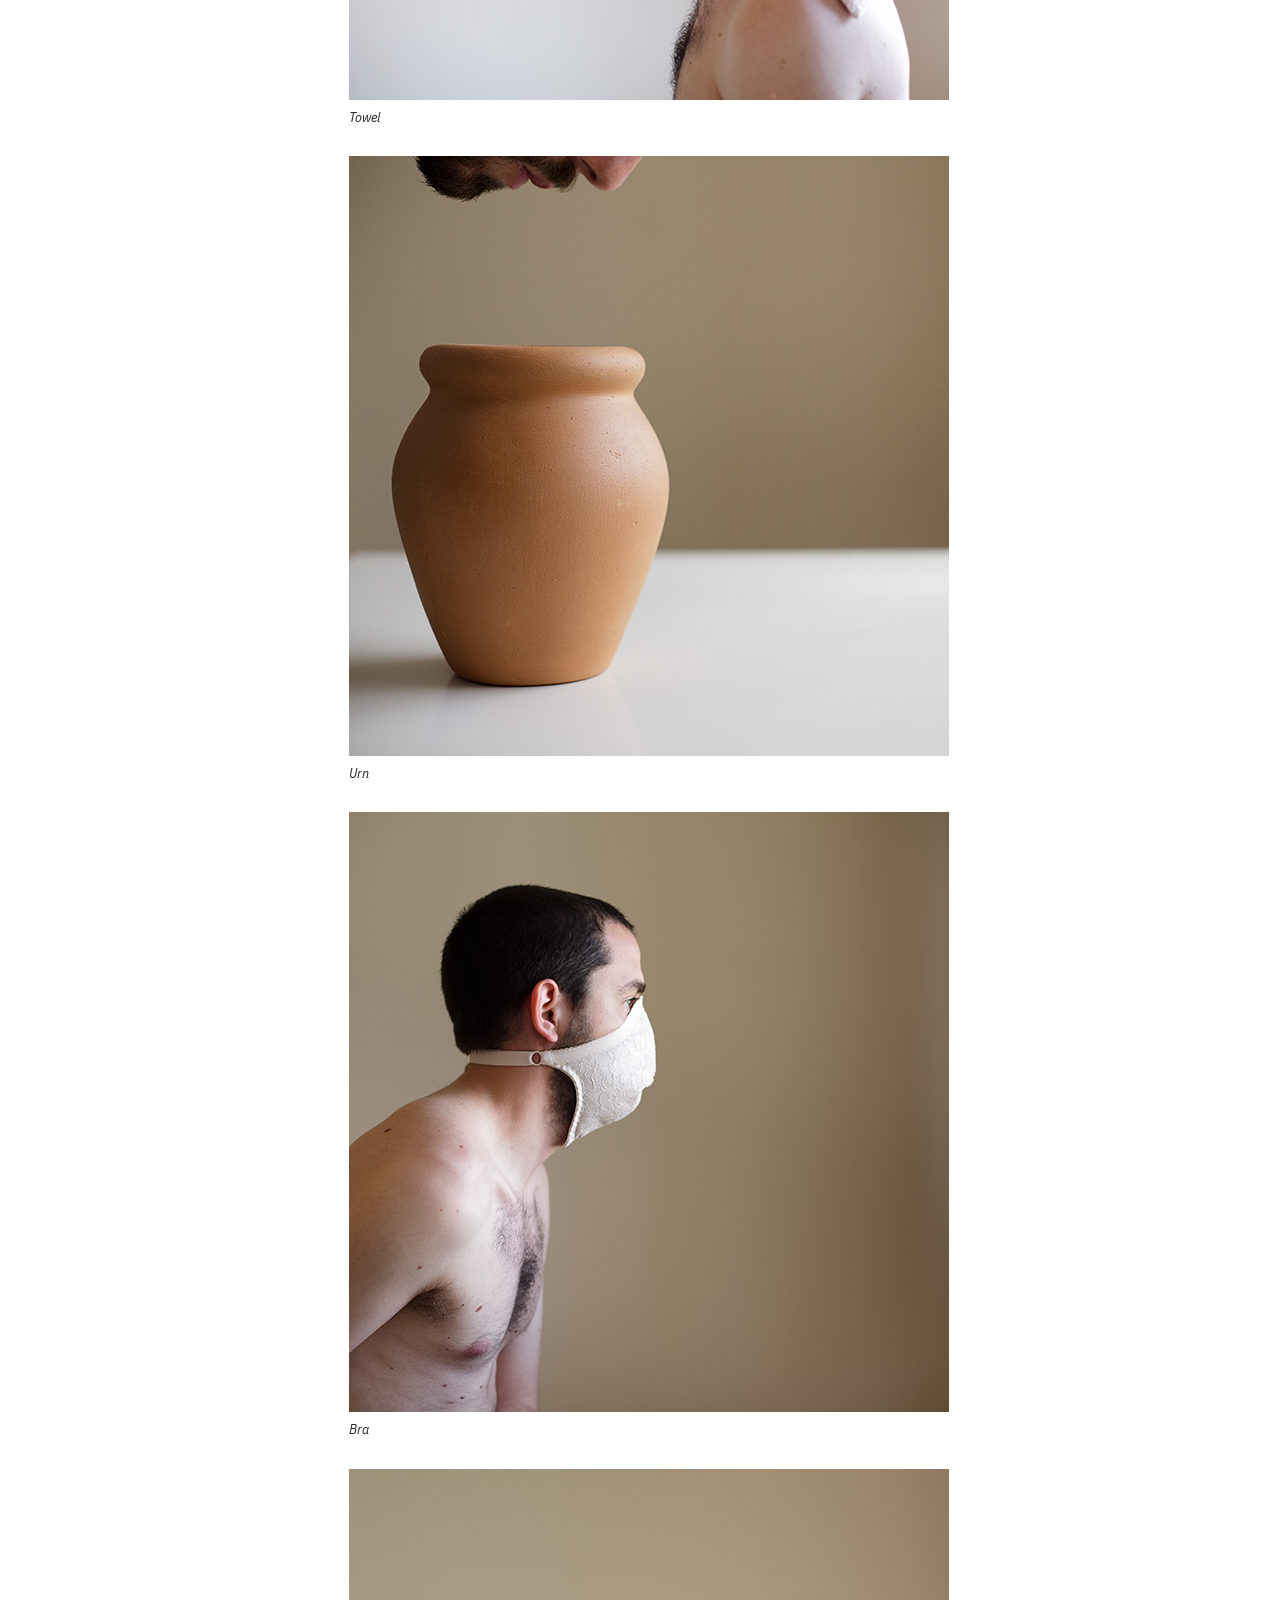
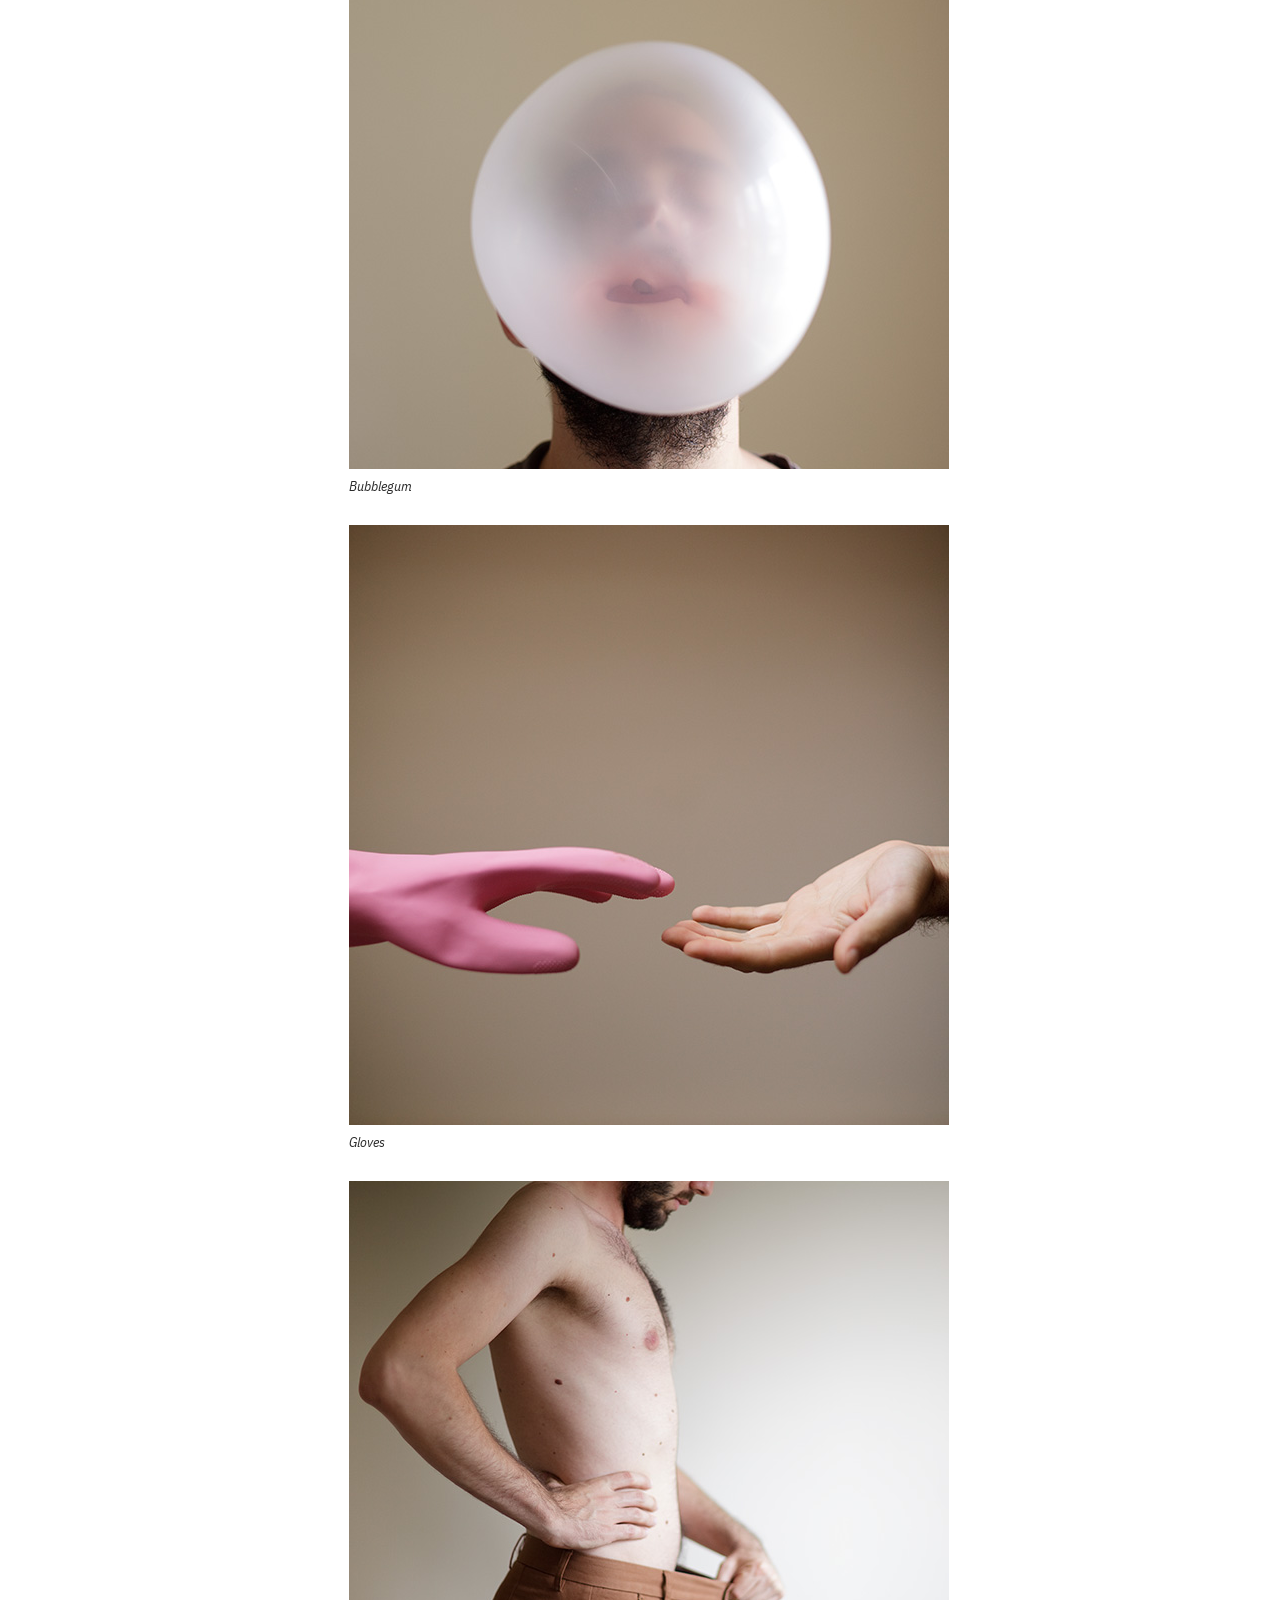
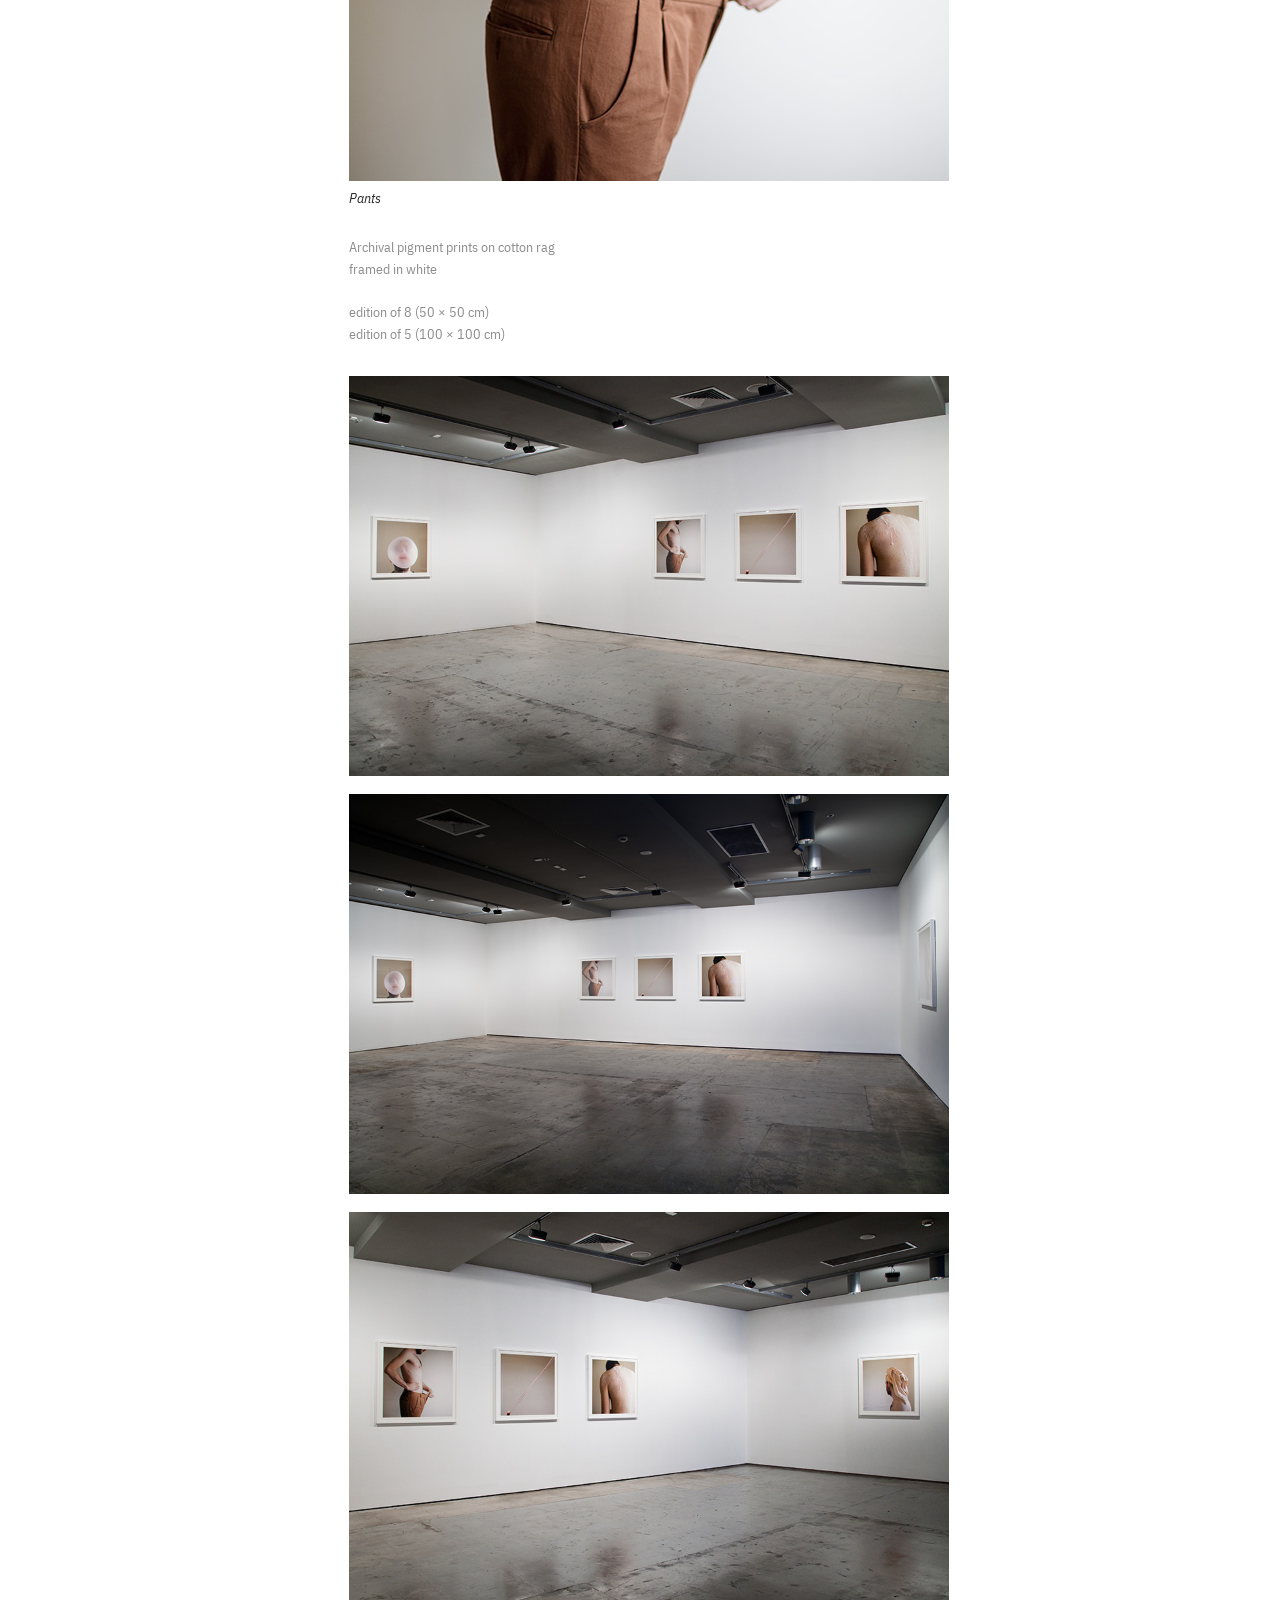
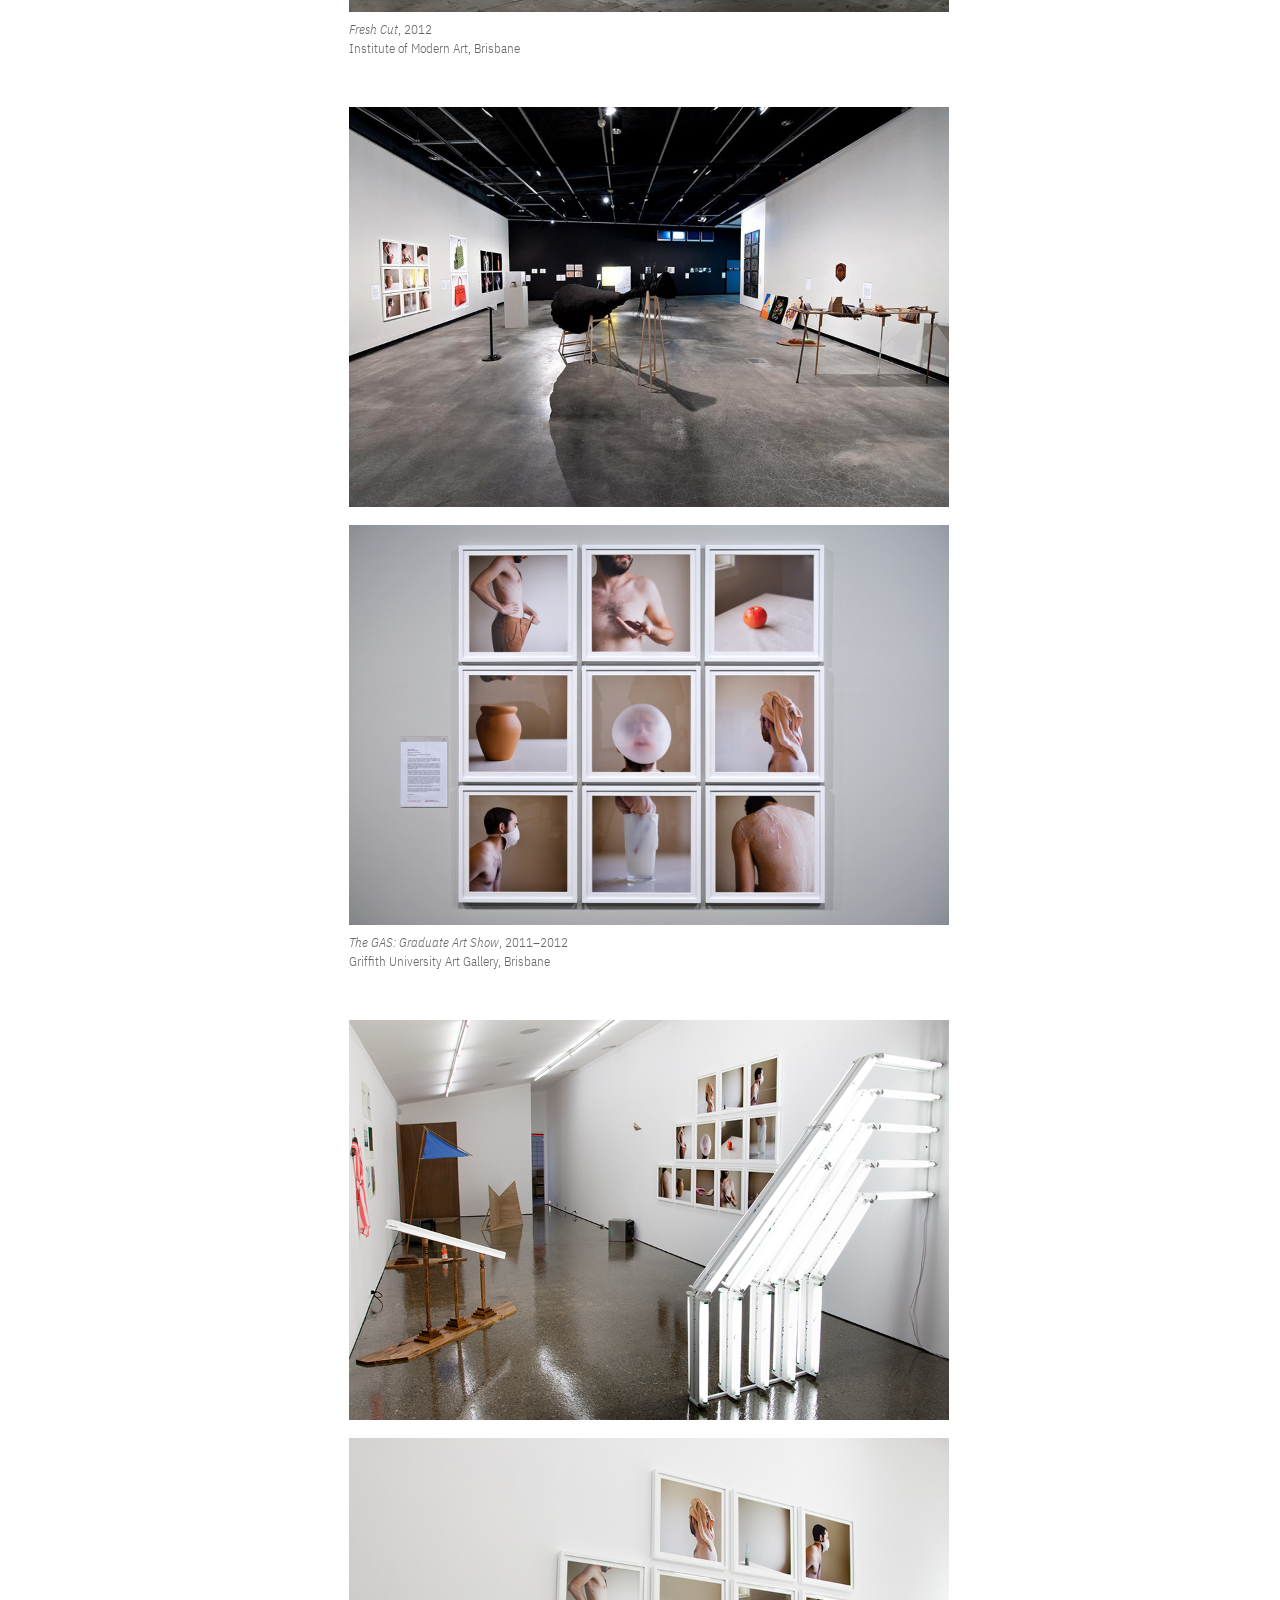
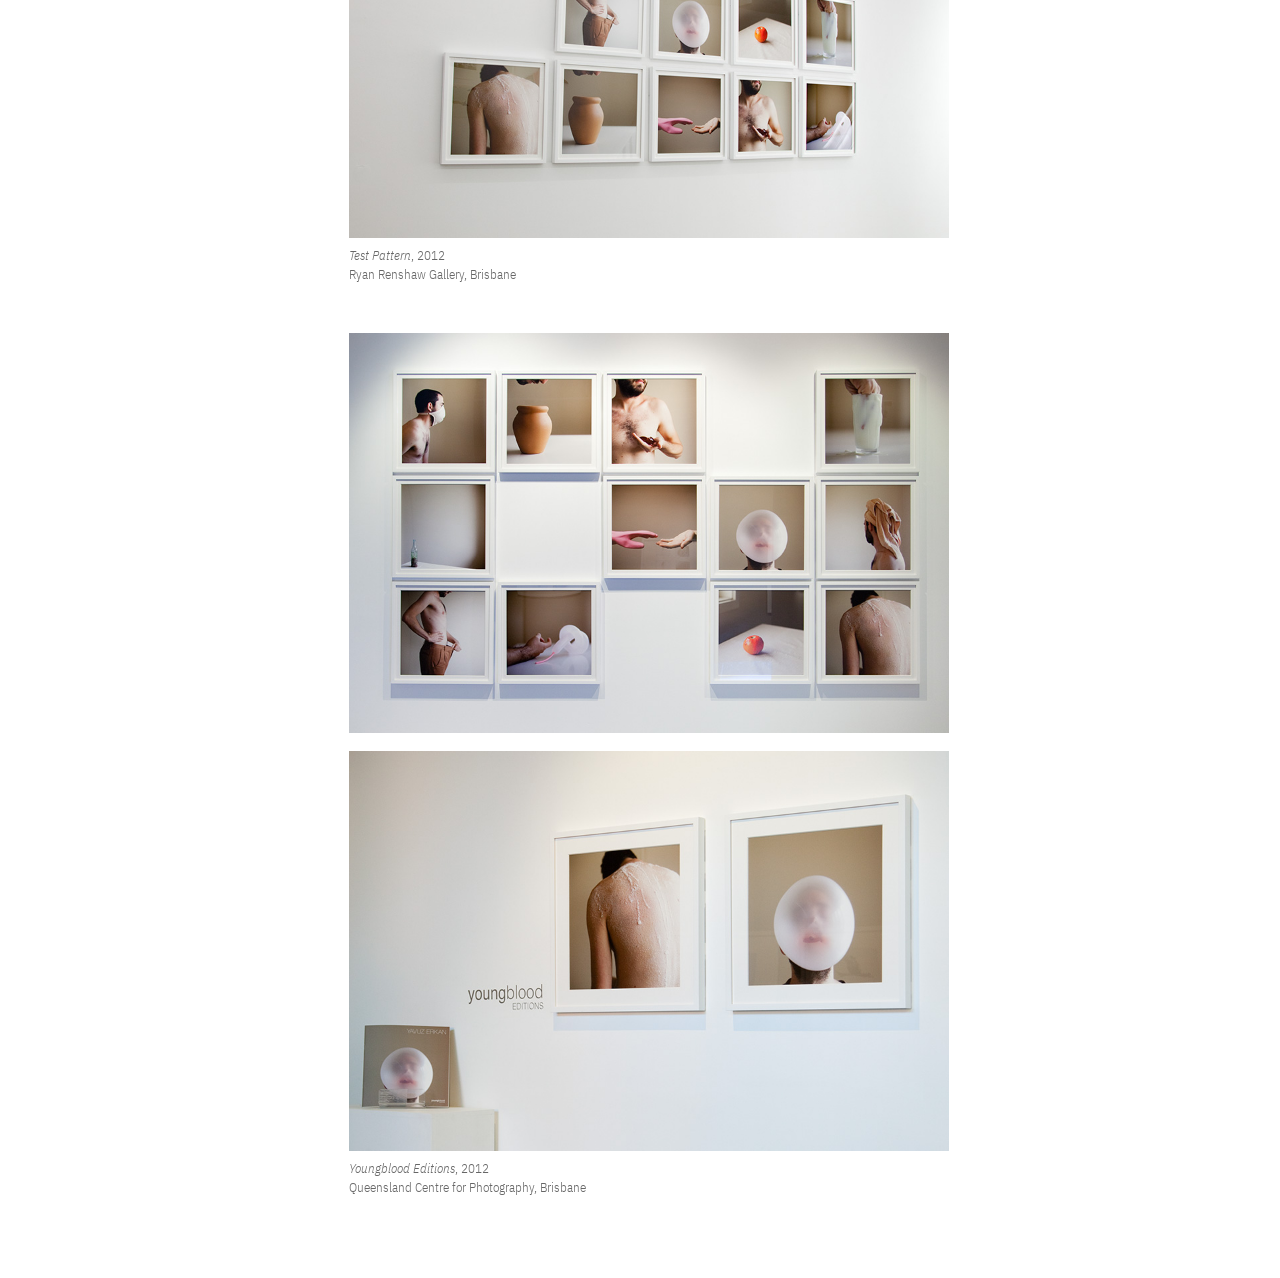
<file: pages/work/unorthodox-aphorisms.html>
<!DOCTYPE html>

<html lang="en">
<head>
<meta charset="utf-8"/>
<meta content="width=device-width, initial-scale=1" name="viewport"/>
<meta content="Unorthodox Aphorisms, a project by Yavuz Erkan." name="description"/>
<title>Unorthodox Aphorisms — Yavuz Erkan</title>
<link href="https://fonts.googleapis.com" rel="preconnect"/>
<link crossorigin="" href="https://fonts.gstatic.com" rel="preconnect"/>
<link href="https://fonts.googleapis.com/css2?family=IBM+Plex+Sans+Condensed:wght@400;500&amp;display=block" rel="stylesheet"/>
<link href="../../css/main.css?v=29" rel="stylesheet"/><link href="https://yavuzerkan.net/pages/work/unorthodox-aphorisms.html" rel="canonical"/><link href="../../favicon.svg" rel="icon" type="image/svg+xml"/><link href="../../favicon.ico" rel="icon" sizes="any"/><link href="../../icons/apple-touch-icon.png" rel="apple-touch-icon"/><link href="../../site.webmanifest" rel="manifest"/><meta content="website" property="og:type"/><meta content="Unorthodox Aphorisms — Yavuz Erkan" property="og:title"/><meta content="Unorthodox Aphorisms, a project by Yavuz Erkan." property="og:description"/><meta content="https://yavuzerkan.net/pages/work/unorthodox-aphorisms.html" property="og:url"/><meta content="https://yavuzerkan.net/og-image.jpg" property="og:image"/><meta content="Yavuz Erkan" property="og:site_name"/><meta content="summary_large_image" name="twitter:card"/><meta content="Unorthodox Aphorisms — Yavuz Erkan" name="twitter:title"/><meta content="Unorthodox Aphorisms, a project by Yavuz Erkan." name="twitter:description"/><meta content="https://yavuzerkan.net/og-image.jpg" name="twitter:image"/><script type="application/ld+json">{"@context": "https://schema.org", "@type": "Person", "name": "Yavuz Erkan", "url": "https://yavuzerkan.net/", "jobTitle": ["Artist", "Researcher", "Writer"], "homeLocation": {"@type": "Place", "name": "Istanbul, Türkiye"}, "image": "https://yavuzerkan.net/og-image.jpg"}</script></head>
<body>
<nav aria-label="Main navigation" class="site-menu">
<h1 class="site-title"><a href="../../index.html">YAVUZ ERKAN</a></h1>
<details class="menu-section" open="">
<summary>WORKS</summary>
<div class="submenu"><a href="rosalind-fox-solomon.html">Rosalind Fox Solomon</a>
<a href="blue.html">Mavi Blue Blau</a>
<a href="chromatic-senses.html">Chromatic Senses</a>
<a href="chroma.html">Chroma / Kroma</a>
<a href="modern-nature.html">Modern Nature / Güncel Doğa</a>
<a href="hope.html">(5 parçada) umut / hope (in 5 parts)</a>
<a href="a-photograph.html">a photograph</a>
<a href="ateloprosopia.html">ateloprosopia</a>
<a href="i-am-not-perfect.html">I'm not perfect, I'm flawed</a>
<a aria-current="page" class="current" href="unorthodox-aphorisms.html">Unorthodox Aphorisms</a>
</div>
</details>
<a class="section-link" href="../texts/index.html">TEXTS</a>
<a class="section-link" href="../info.html">INFO</a>
</nav>
<main class="content">
<section class="project-introduction">
<h2 class="project-title">Unorthodox Aphorisms</h2>
<span class="project-year">2011</span>
<blockquote class="project-quotation">
<p>“Whenever people agree with me I always feel I must be wrong.” — Oscar Wilde</p>
</blockquote>
<div class="project-text project-text--small">
<p>In <em>Unorthodox Aphorisms</em> I invite the viewers to distance themselves from their conventional routines. These photographs are visual aphorisms targeted at the conformism of individuals who live what is considered a normal life. They are about empathy and familiarizing ourselves with unconventional human behaviour. I question stereotypical gender behaviour by creating physical sensations using tactile objects and materials. Identifying the power relationships between showing, looking and being looked at, I encourage the viewers to take action against societal assimilation and prejudice.</p>
</div>
</section>
<section aria-label="Unorthodox Aphorisms photographs" class="project-image-sequence">
<figure class="project-work">
<img alt="Balloon, from Unorthodox Aphorisms" decoding="async" height="600" loading="eager" src="../../images/unorthodox-aphorisms-01.jpg" width="600"/>
<figcaption class="work-title">Balloon</figcaption>
</figure>
<figure class="project-work">
<img alt="Jelly, from Unorthodox Aphorisms" decoding="async" height="600" loading="lazy" src="../../images/unorthodox-aphorisms-02.jpg" width="600"/>
<figcaption class="work-title">Jelly</figcaption>
</figure>
<figure class="project-work">
<img alt="Tomato, from Unorthodox Aphorisms" decoding="async" height="600" loading="lazy" src="../../images/unorthodox-aphorisms-03.jpg" width="600"/>
<figcaption class="work-title">Tomato</figcaption>
</figure>
<figure class="project-work">
<img alt="Sugar, from Unorthodox Aphorisms" decoding="async" height="600" loading="lazy" src="../../images/unorthodox-aphorisms-04.jpg" width="600"/>
<figcaption class="work-title">Sugar</figcaption>
</figure>
<figure class="project-work">
<img alt="Milk, from Unorthodox Aphorisms" decoding="async" height="600" loading="lazy" src="../../images/unorthodox-aphorisms-05.jpg" width="600"/>
<figcaption class="work-title">Milk</figcaption>
</figure>
<figure class="project-work">
<img alt="Beans, from Unorthodox Aphorisms" decoding="async" height="600" loading="lazy" src="../../images/unorthodox-aphorisms-06.jpg" width="600"/>
<figcaption class="work-title">Beans</figcaption>
</figure>
<figure class="project-work">
<img alt="Towel, from Unorthodox Aphorisms" decoding="async" height="600" loading="lazy" src="../../images/unorthodox-aphorisms-07.jpg" width="600"/>
<figcaption class="work-title">Towel</figcaption>
</figure>
<figure class="project-work">
<img alt="Urn, from Unorthodox Aphorisms" decoding="async" height="600" loading="lazy" src="../../images/unorthodox-aphorisms-08.jpg" width="600"/>
<figcaption class="work-title">Urn</figcaption>
</figure>
<figure class="project-work">
<img alt="Bra, from Unorthodox Aphorisms" decoding="async" height="600" loading="lazy" src="../../images/unorthodox-aphorisms-09.jpg" width="600"/>
<figcaption class="work-title">Bra</figcaption>
</figure>
<figure class="project-work">
<img alt="Bubblegum, from Unorthodox Aphorisms" decoding="async" height="600" loading="lazy" src="../../images/unorthodox-aphorisms-10.jpg" width="600"/>
<figcaption class="work-title">Bubblegum</figcaption>
</figure>
<figure class="project-work">
<img alt="Gloves, from Unorthodox Aphorisms" decoding="async" height="600" loading="lazy" src="../../images/unorthodox-aphorisms-11.jpg" width="600"/>
<figcaption class="work-title">Gloves</figcaption>
</figure>
<figure class="project-work">
<img alt="Pants, from Unorthodox Aphorisms" decoding="async" height="600" loading="lazy" src="../../images/unorthodox-aphorisms-12.jpg" width="600"/>
<figcaption class="work-title">Pants</figcaption>
</figure>
</section>
<section aria-label="Work details" class="project-metadata">
<p>Archival pigment prints on cotton rag<br/>
framed in white<br/><br/>
edition of 8 (50 × 50 cm)<br/>
edition of 5 (100 × 100 cm)</p>
</section>
<section aria-label="Installation documentation" class="installation-views">
<section class="installation-group">
<figure>
<img alt="Fresh Cut installation view" decoding="async" height="600" loading="lazy" src="../../images/unorthodox-aphorisms-installation-01.jpg" width="900"/>
</figure>
<figure>
<img alt="Fresh Cut installation view" decoding="async" height="600" loading="lazy" src="../../images/unorthodox-aphorisms-installation-02.jpg" width="900"/>
</figure>
<figure>
<img alt="Fresh Cut installation view" decoding="async" height="600" loading="lazy" src="../../images/unorthodox-aphorisms-installation-03.jpg" width="900"/>
</figure>
<p class="installation-credit">
<em>Fresh Cut</em>, 2012<br>
                Institute of Modern Art, Brisbane
            </br></p>
</section>
<section class="installation-group">
<figure>
<img alt="The GAS: Graduate Art Show installation view" decoding="async" height="600" loading="lazy" src="../../images/unorthodox-aphorisms-installation-06.jpg" width="900"/>
</figure>
<figure>
<img alt="The GAS: Graduate Art Show installation view" decoding="async" height="600" loading="lazy" src="../../images/unorthodox-aphorisms-installation-07.jpg" width="900"/>
</figure>
<p class="installation-credit">
<em>The GAS: Graduate Art Show</em>, 2011–2012<br>
                Griffith University Art Gallery, Brisbane
            </br></p>
</section>
<section class="installation-group">
<figure>
<img alt="Test Pattern installation view" decoding="async" height="600" loading="lazy" src="../../images/unorthodox-aphorisms-installation-08.jpg" width="900"/>
</figure>
<figure>
<img alt="Test Pattern installation view" decoding="async" height="600" loading="lazy" src="../../images/unorthodox-aphorisms-installation-09.jpg" width="900"/>
</figure>
<p class="installation-credit">
<em>Test Pattern</em>, 2012<br>
                Ryan Renshaw Gallery, Brisbane
            </br></p>
</section>
<section class="installation-group">
<figure>
<img alt="Youngblood Editions installation view" decoding="async" height="600" loading="lazy" src="../../images/unorthodox-aphorisms-installation-04.jpg" width="900"/>
</figure>
<figure>
<img alt="Youngblood Editions installation view" decoding="async" height="600" loading="lazy" src="../../images/unorthodox-aphorisms-installation-05.jpg" width="900"/>
</figure>
<p class="installation-credit">
<em>Youngblood Editions</em>, 2012<br>
                Queensland Centre for Photography, Brisbane
            </br></p>
</section>
</section>
</main>
</body>
</html>
</file>
<file: css/main.css>
:root {
    --background: #ffffff;
    --text: #2b2b2b;
    --muted: #8d8d8d;
    --highlight: #0047cc;
    --page-margin: 35px;
    --navigation-width: 250px;
    --content-gap: 64px;
    --content-width: 720px;
}

* { box-sizing: border-box; }

html {
    overflow-y: scroll;
    background: var(--background);
    color: var(--text);
    font-family: "IBM Plex Sans Condensed", "Arial Narrow", Arial, sans-serif;
    font-size: 17px;
}

body {
    margin: 0;
    min-height: 100vh;
    background: var(--background);
    line-height: 1.65;
}

a {
    color: inherit;
    text-decoration: none;
}

.site-menu {
    position: fixed;
    top: var(--page-margin);
    left: var(--page-margin);
    width: var(--navigation-width);
    max-height: calc(100vh - (var(--page-margin) * 2));
    overflow-y: auto;
    scrollbar-gutter: stable;
    padding-right: 20px;
}

.site-title {
    margin: 0 0 26px;
    font-size: 17px;
    font-weight: 500;
    font-variant-caps: all-small-caps;
    letter-spacing: 0.025em;
    line-height: 1.35;
}

.site-title a:hover,
.site-title a:focus-visible {
    color: var(--highlight);
}

.menu-section {
    margin: 0 0 16px;
}

.menu-section summary {
    cursor: pointer;
    list-style: none;
    color: var(--text);
    font-size: 16px;
    font-weight: 500;
    font-variant-caps: all-small-caps;
    letter-spacing: 0.04em;
    line-height: 1.35;
    user-select: none;
}

.menu-section summary::-webkit-details-marker { display: none; }
.menu-section summary::marker { content: ""; }

.submenu {
    margin: 4px 0 2px 18px;
}

.submenu a {
    display: block;
    min-height: 20.25px;
    margin: 0 0 6px;
    color: var(--muted);
    font-size: 16px;
    line-height: 1.35;
    white-space: nowrap;
}

.submenu a:hover,
.submenu a:focus-visible,
.submenu a.current {
    color: var(--highlight);
}

.section-link {
    display: block;
    margin: 0 0 16px;
    color: var(--text);
    font-size: 16px;
    font-weight: 500;
    font-variant-caps: all-small-caps;
    letter-spacing: 0.04em;
    line-height: 1.35;
}

.section-link:hover,
.section-link:focus-visible,
.section-link.current {
    color: var(--highlight);
}

a:focus-visible,
summary:focus-visible {
    outline: 1px solid var(--highlight);
    outline-offset: 4px;
}

.content {
    width: min(
        var(--content-width),
        calc(100vw - var(--page-margin) - var(--navigation-width) - var(--content-gap) - var(--page-margin))
    );
    margin-left: calc(var(--page-margin) + var(--navigation-width) + var(--content-gap));
    padding: var(--page-margin) 0 80px;
}

.page-title,
.project-title {
    margin: 0 0 4px;
    color: var(--text);
    font-size: 17px;
    font-weight: 400;
    letter-spacing: 0;
    line-height: 1.35;
}

.project-year,
.page-year {
    display: block;
    margin: 0 0 28px;
    color: var(--muted);
    font-size: 14px;
    line-height: 1.35;
}

.project-text {
    max-width: 38em;
    font-size: 17px;
    line-height: 1.65;
}

.project-text p {
    margin: 0 0 1.2em;
}

.project-text a,
.writing-entry a {
    color: var(--highlight);
    text-decoration: underline;
    text-decoration-color: var(--highlight);
    text-decoration-thickness: 1px;
    text-underline-offset: 4px;
}

.project-text a:visited,
.writing-entry a:visited {
    color: var(--highlight);
}

.writing-list {
    margin: 8px 0 0;
    padding: 0;
}

.writing-entry {
    max-width: 38em;
    margin: 0 0 12px;
    padding: 0;
    font-size: 17px;
    line-height: 1.45;
}

.writing-year {
    display: inline-block;
    margin-top: 1px;
    color: var(--muted);
    font-size: 14px;
    line-height: 1.35;
}

.placeholder-note {
    margin-top: 28px;
    color: var(--muted);
    font-size: 14px;
}

img,
video {
    display: block;
    max-width: 100%;
    height: auto;
}

figure {
    margin: 0 0 28px;
}

figcaption,
.caption {
    margin-top: 7px;
    color: var(--muted);
    font-size: 15px;
    line-height: 1.4;
}

@media (max-width: 760px) {
    :root { --page-margin: 24px; }

    .site-menu {
        position: static;
        width: auto;
        max-height: none;
        overflow: visible;
        padding: var(--page-margin) var(--page-margin) 0;
    }

    .content {
        width: auto;
        margin-left: 0;
        padding: 40px var(--page-margin) 60px;
    }
}


/* Project pages: shared editorial rhythm */
:root {
    --space-close: 8px;
    --space-caption: 18px;
    --space-flow: 30px;
    --space-section: 48px;
}

.project-introduction {
    max-width: 600px;
    margin: 0 0 var(--space-section);
}

.project-quotation {
    max-width: 600px;
    margin: 0 0 var(--space-close);
    padding: 0;
    font-size: 15px;
    font-weight: 400;
    line-height: 1.65;
}

.project-quotation p,
.project-text--small p {
    margin: 0;
}

.project-text--small {
    max-width: 600px;
    font-size: 15px;
    line-height: 1.65;
}

.dictionary-entry strong {
    font-weight: 700;
}

.project-image-sequence {
    display: flex;
    flex-direction: column;
    align-items: flex-start;
    gap: var(--space-flow);
}

.project-work {
    width: min(600px, 100%);
    margin: 0;
}

.project-work img {
    width: 100%;
    margin: 0;
}

.project-work figcaption {
    margin-top: var(--space-close);
}

.work-title {
    color: var(--text);
    font-size: 14px;
    font-style: italic;
    font-weight: 400;
    line-height: 1.3;
}

.project-metadata {
    max-width: 600px;
    margin-top: var(--space-flow);
    color: var(--muted);
    font-size: 14px;
    line-height: 1.55;
}

.project-metadata p {
    margin: 0;
}

.installation-views {
    max-width: 600px;
    margin-top: var(--space-flow);
}

.installation-views h3 {
    margin: 0 0 var(--space-flow);
    font-size: 16px;
    font-weight: 400;
    line-height: 1.35;
}

.installation-group {
    margin: 0 0 var(--space-section);
}

.installation-group:last-child {
    margin-bottom: 0;
}

.installation-group figure {
    width: min(600px, 100%);
    margin: 0 0 var(--space-caption);
}

.installation-group figure:last-of-type {
    margin-bottom: 0;
}

.installation-group img {
    display: block;
    width: 100%;
    max-width: 600px;
    height: auto;
}

.installation-credit {
    margin: var(--space-close) 0 0;
    color: #666;
    font-size: 13px;
    font-weight: 300;
    line-height: 1.5;
}

.installation-credit em {
    font-style: italic;
}

@media (max-width: 760px) {
    .project-introduction {
        margin-bottom: var(--space-section);
    }
}

.material-list {
    margin-bottom: var(--space-flow);
    line-height: 1.45;
}

.material-list sub {
    font-size: 0.72em;
    line-height: 0;
    vertical-align: sub;
}

.project-metadata p + p {
    margin-top: var(--space-caption);
}


/* a photograph: statement and photographic sequence */
.project-statement p {
    margin: 0 0 1.35em;
}

.project-statement p:last-child {
    margin-bottom: 0;
}

.work-caption {
    margin-top: var(--space-close);
    color: var(--text);
    font-size: 14px;
    font-style: normal;
    font-weight: 400;
    line-height: 1.3;
}

.work-caption em {
    font-style: italic;
}

.photograph-sequence-note {
    width: min(600px, 100%);
    margin: 0;
    color: var(--text);
    font-size: 14px;
    line-height: 1.45;
}

.photograph-sequence-note p {
    margin: 0;
}

/* Hope document links */
.hope-publication-link {
    width: min(600px, 100%);
    margin: -12px 0 0;
    color: var(--text);
    font-size: 14px;
    line-height: 1.45;
}

.hope-publication-link a {
    color: var(--highlight);
    text-decoration: underline;
    text-decoration-color: var(--highlight);
    text-decoration-thickness: 1px;
    text-underline-offset: 3px;
}

.hope-installation-views {
    margin-top: var(--space-caption);
}


/* Modern Nature / Güncel Doğa */
.modern-nature-introduction .project-text,
.modern-nature-introduction .project-text p {
    margin-top: 0;
    text-indent: 0;
}

.modern-nature-book-page img {
    border: 1px solid #eeeeee;
}

/* Chroma / Kroma: centred 300px cover within the existing 600px image box */
.chroma-cover img {
    width: min(300px, 100%);
    margin-right: auto;
    margin-left: auto;
}

/* Chromatic Senses: digital pages retain a faint grey edge */
.chromatic-senses-digital img {
    border: 1px solid #eeeeee;
}

/* Mavi Blue Blau: reproduced digital pages retain a faint grey edge;
   the opening photograph of the physical book remains borderless. */
.mavi-blue-blau-digital img {
    border: 1px solid #eeeeee;
}

/* Texts: linked titles, publication metadata and centred covers */
.writing-page {
    --writing-image-slot: 600px;
}

.writing-page .page-title {
    margin-bottom: 28px;
}

.writing-list {
    margin: 0;
}

.writing-entry {
    width: min(100%, var(--writing-image-slot));
    max-width: none;
    margin: 0 0 64px;
    font-size: 17px;
    line-height: 1.45;
}

.writing-entry:last-child {
    margin-bottom: 0;
}

.writing-title {
    max-width: 38em;
    margin: 0 0 4px;
    font-size: 17px;
    font-weight: 400;
    line-height: 1.45;
}

.writing-publication {
    max-width: 38em;
    margin: 0 0 28px;
    color: var(--muted);
    font-size: 14px;
    line-height: 1.35;
}

.writing-cover {
    width: 250px;
    margin: 0 auto;
}

.writing-cover img {
    width: 250px;
    border: 1px solid #d9d9d9;
    box-sizing: border-box;
}

@media (max-width: 760px) {
    .writing-entry {
        width: 100%;
        margin-bottom: 52px;
    }

    .writing-cover {
        width: min(250px, 100%);
    }

    .writing-cover img {
        width: 100%;
    }
}


/* Info page: same quiet scale and width as work-page statements */
.info-page {
    width: min(600px, 100%);
}

.info-divider {
    width: 100%;
    max-width: 600px;
    margin: 30px 0;
    border: 0;
    border-top: 1px solid #d8d8d8;
}


.info-page > p:nth-child(-n+3) {
    margin: 0 0 8px;
}

/* Home page */
.home-image {
    width: min(600px, 100%);
    margin: 0;
}

.home-image img {
    width: 100%;
}

.home-image figcaption {
    margin-top: var(--space-close);
    color: var(--text);
    font-size: 14px;
    line-height: 1.3;
}
</file>
